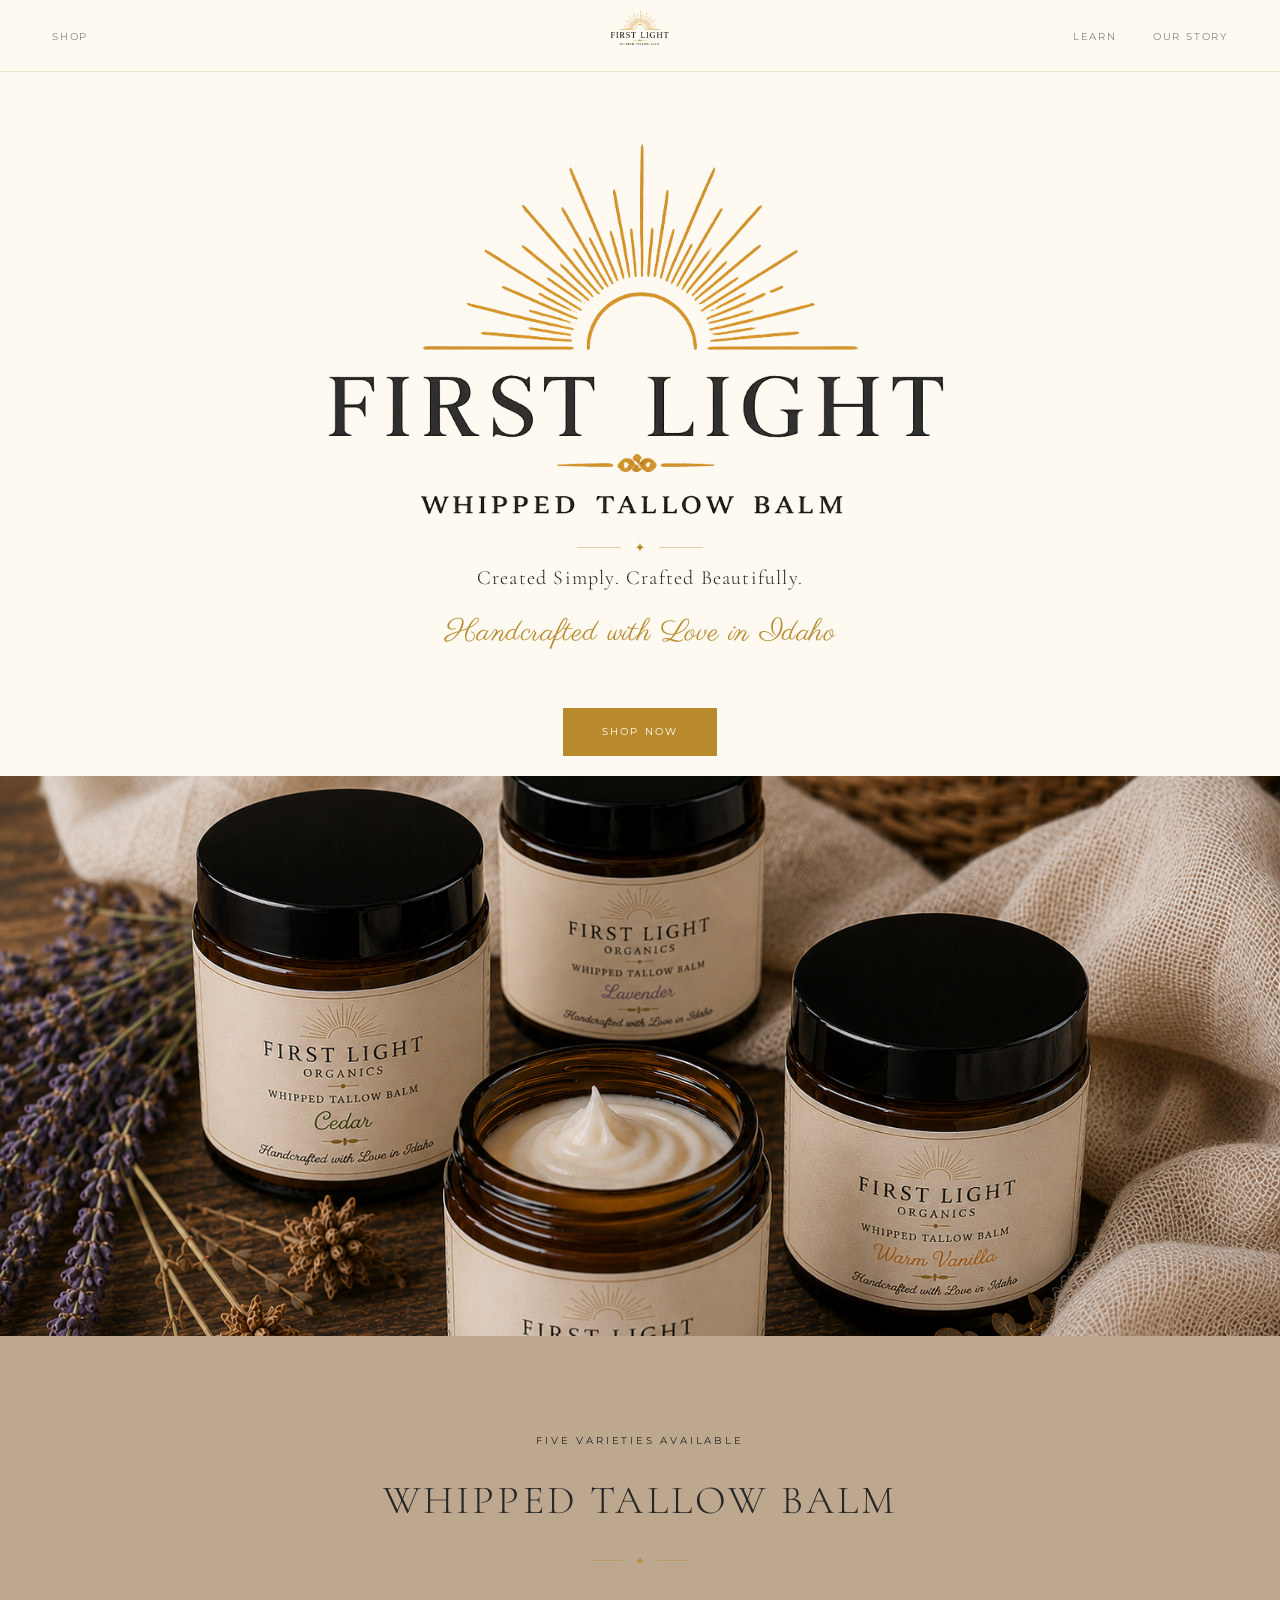
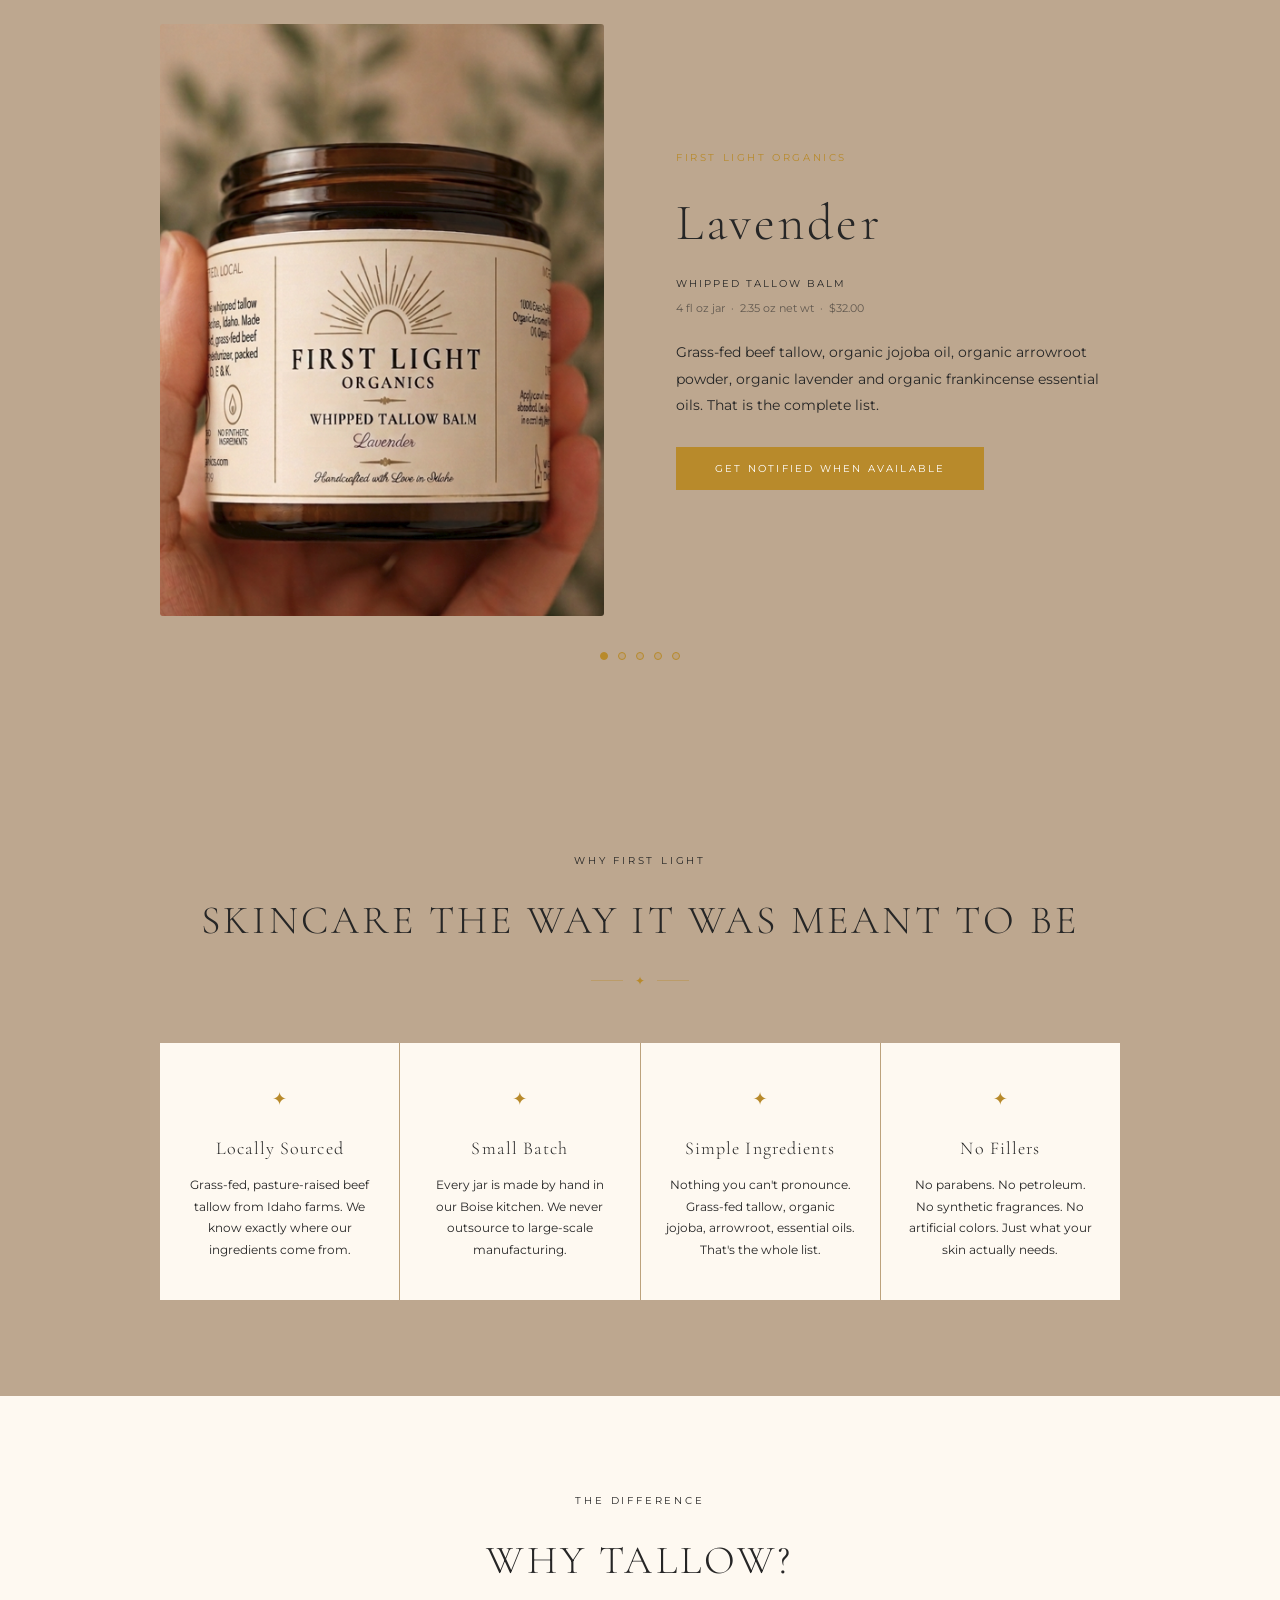
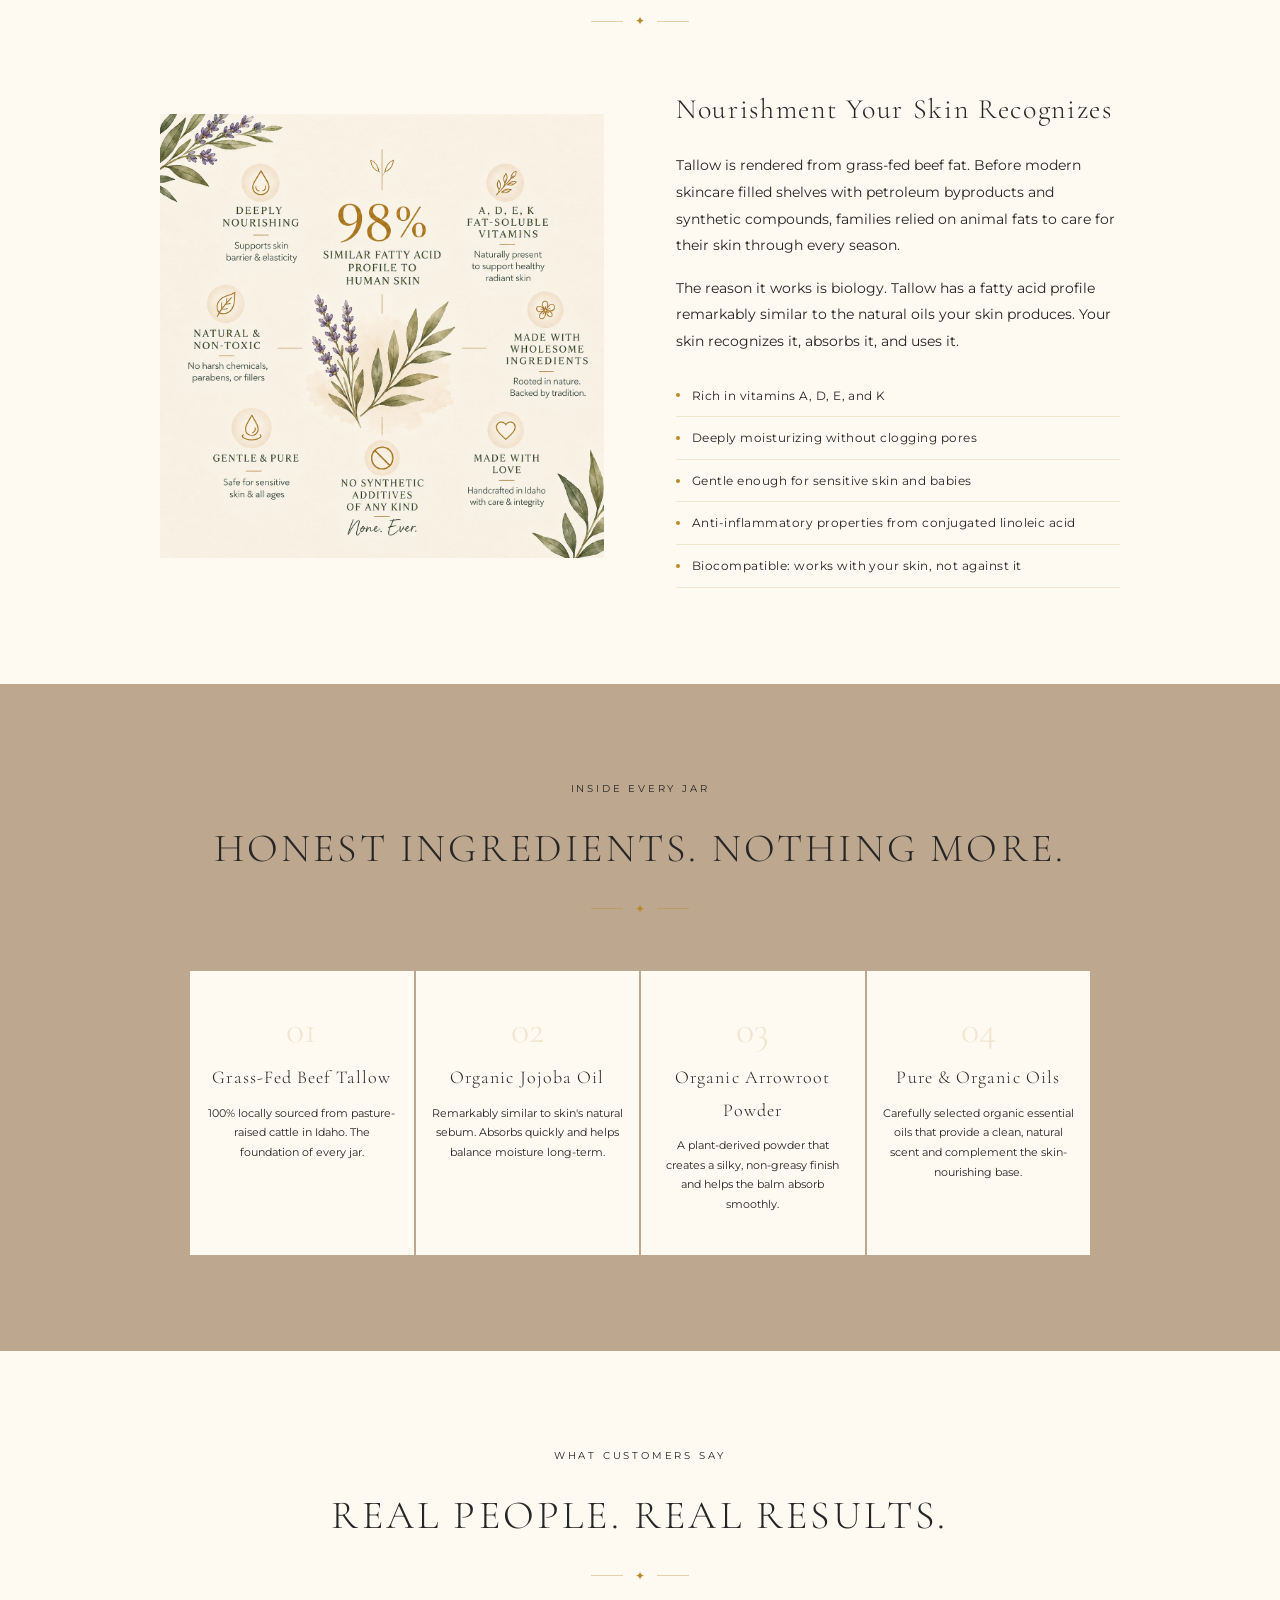
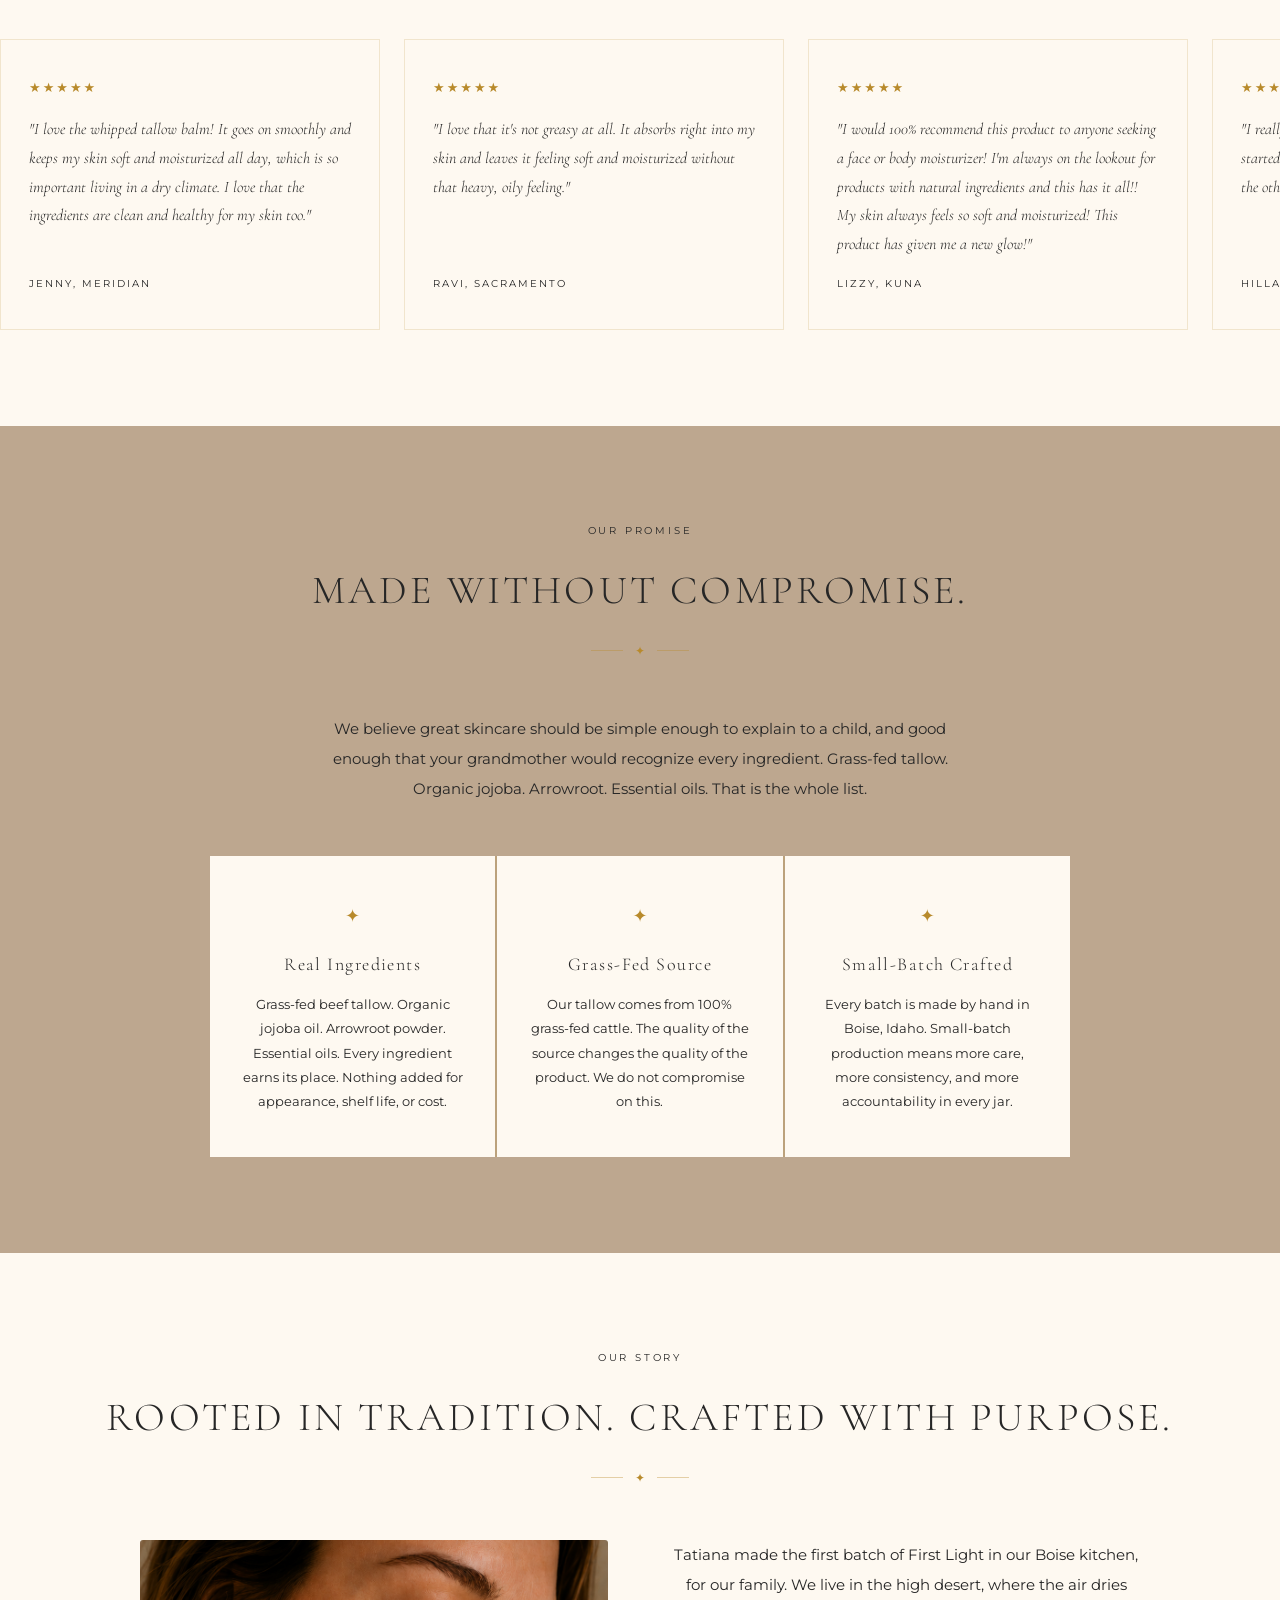
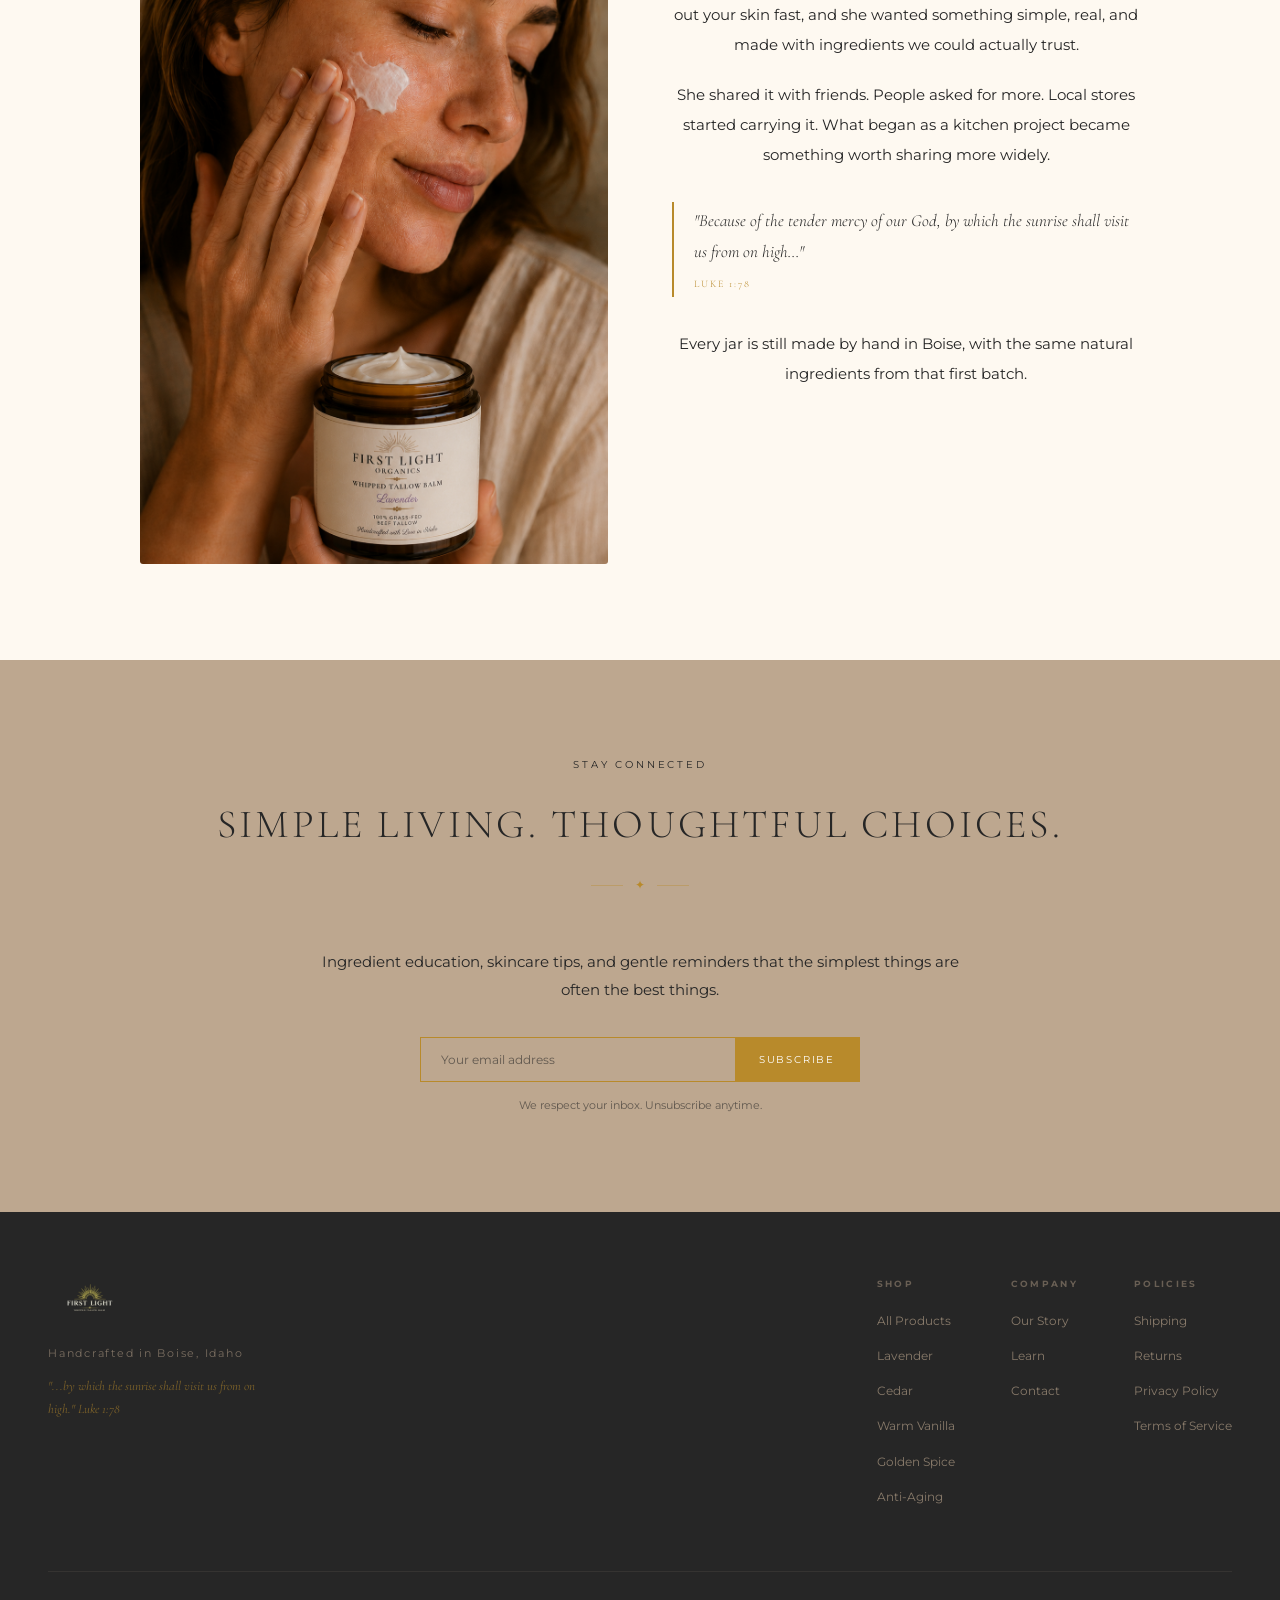
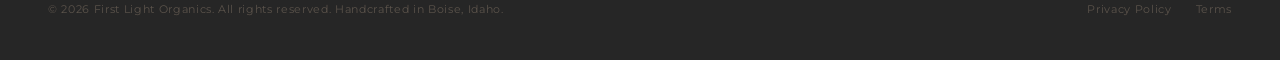
<file: index.html>
<!DOCTYPE html>
<html lang="en">
<head>
  <meta charset="UTF-8">
  <meta name="viewport" content="width=device-width, initial-scale=1.0">
  <title>First Light Organics: Whipped Tallow Balm | Handcrafted in Idaho</title>
  <meta name="description" content="Whipped tallow balm handcrafted in small batches in Boise, Idaho. Three scents, simple grass-fed ingredients, nothing synthetic.">
  <link rel="stylesheet" href="styles.css">
  <link rel="icon" type="image/png" href="images/icon-sun.png">
</head>
<body>

  <section class="hero">
    <div style="width:min(2100px,90vw);aspect-ratio:2.6;overflow:hidden;margin-bottom:0">
      <img src="images/logo.png" alt="First Light Organics" style="width:100%;height:auto;display:block;margin-top:-4.5vw">
    </div>
    <div class="rule"><span>&#10022;</span></div>
    <p class="hero-tagline">Created Simply. Crafted Beautifully.</p>
    <span class="hero-script">Handcrafted with Love in Idaho</span>
    <div class="hero-cta">
      <a href="shop.html" class="btn btn-gold">Shop Now</a>
    </div>
    <div class="scroll-hint"><div class="scroll-line"></div></div>
  </section>

  <div class="brand-photo-banner">
    <img src="images/product-group.png" alt="First Light Organics Whipped Tallow Balm collection">
  </div>

  <section class="products">
    <p class="s-label">Five Varieties Available</p>
    <h2 class="s-title">Whipped Tallow Balm</h2>
    <div class="s-rule"><span>&#10022;</span></div>
    <div id="productCarousel">

      <div class="product-slide active">
        <div class="product-feature">
          <img src="images/product-hand.png" alt="First Light Lavender Whipped Tallow Balm" class="product-feature-img">
          <div class="product-feature-info">
            <p class="product-feature-label">First Light Organics</p>
            <h3 class="product-feature-name">Lavender</h3>
            <p class="product-sub">Whipped Tallow Balm</p>
            <p class="product-size">4 fl oz jar &nbsp;&middot;&nbsp; 2.35 oz net wt &nbsp;&middot;&nbsp; $32.00</p>
            <p class="product-feature-desc">Grass-fed beef tallow, organic jojoba oil, organic arrowroot powder, organic lavender and organic frankincense essential oils. That is the complete list.</p>
            <div class="notify-wrap" style="margin-top:28px">
              <button class="btn btn-gold" onclick="notifyClick(this)">Get Notified When Available</button>
            </div>
          </div>
        </div>
      </div>

      <div class="product-slide">
        <div class="product-feature">
          <img src="images/product-cedar.png" alt="First Light Cedar Whipped Tallow Balm" class="product-feature-img">
          <div class="product-feature-info">
            <p class="product-feature-label">First Light Organics</p>
            <h3 class="product-feature-name">Cedar</h3>
            <p class="product-sub">Whipped Tallow Balm</p>
            <p class="product-size">4 fl oz jar &nbsp;&middot;&nbsp; 2.35 oz net wt &nbsp;&middot;&nbsp; $32.00</p>
            <p class="product-feature-desc">Grass-fed beef tallow, organic jojoba oil, organic arrowroot powder, organic cedarwood essential oil. Warm, grounded, and woody.</p>
            <div class="notify-wrap" style="margin-top:28px">
              <button class="btn btn-gold" onclick="notifyClick(this)">Get Notified When Available</button>
            </div>
          </div>
        </div>
      </div>

      <div class="product-slide">
        <div class="product-feature">
          <img src="images/product-vanilla.png" alt="First Light Warm Vanilla Whipped Tallow Balm" class="product-feature-img">
          <div class="product-feature-info">
            <p class="product-feature-label">First Light Organics</p>
            <h3 class="product-feature-name">Warm Vanilla</h3>
            <p class="product-sub">Whipped Tallow Balm</p>
            <p class="product-size">4 fl oz jar &nbsp;&middot;&nbsp; 2.35 oz net wt &nbsp;&middot;&nbsp; $32.00</p>
            <p class="product-feature-desc">Grass-fed beef tallow, organic jojoba oil, organic arrowroot powder, vanilla essential oil. Soft and warm, with a natural sweetness.</p>
            <div class="notify-wrap" style="margin-top:28px">
              <button class="btn btn-gold" onclick="notifyClick(this)">Get Notified When Available</button>
            </div>
          </div>
        </div>
      </div>

      <div class="product-slide">
        <div class="product-feature">
          <img src="images/product-golden-spice.png" alt="First Light Golden Spice Whipped Tallow Balm" class="product-feature-img">
          <div class="product-feature-info">
            <p class="product-feature-label">First Light Organics</p>
            <h3 class="product-feature-name">Golden Spice</h3>
            <p class="product-sub">Whipped Tallow Balm</p>
            <p class="product-size">4 fl oz jar &nbsp;&middot;&nbsp; 2.35 oz net wt &nbsp;&middot;&nbsp; $32.00</p>
            <p class="product-feature-desc">Grass-fed beef tallow, organic jojoba oil, organic arrowroot powder, and a rich blend of copaiba, coconut CO2, vanilla CO2, cocoa CO2, tamanu oil, tonka bean, organic cardamom, ginger, fir-silver, and organic cinnamon leaf essential oils. Warm, layered, and deeply spiced.</p>
            <div class="notify-wrap" style="margin-top:28px">
              <button class="btn btn-gold" onclick="notifyClick(this)">Get Notified When Available</button>
            </div>
          </div>
        </div>
      </div>

      <div class="product-slide">
        <div class="product-feature">
          <img src="images/product-anti-aging.png" alt="First Light Anti-Aging Whipped Tallow Balm" class="product-feature-img">
          <div class="product-feature-info">
            <p class="product-feature-label">First Light Organics</p>
            <h3 class="product-feature-name">Anti-Aging</h3>
            <p class="product-sub">Whipped Face Cream</p>
            <p class="product-size">2 oz jar &nbsp;&middot;&nbsp; $25.00</p>
            <p class="product-feature-desc">Grass-fed beef tallow, organic jojoba oil, organic rosehip seed oil, organic vitamin E, organic frankincense, organic bergamot, bourbon geranium, and organic Roman chamomile. A nourishing blend chosen to support radiant, healthy-looking skin.</p>
            <div class="notify-wrap" style="margin-top:28px">
              <button class="btn btn-gold" onclick="notifyClick(this)">Get Notified When Available</button>
            </div>
          </div>
        </div>
      </div>

      <div class="carousel-dots" id="carouselDots">
        <button class="carousel-dot active" onclick="goToSlide(0)" aria-label="Lavender"></button>
        <button class="carousel-dot" onclick="goToSlide(1)" aria-label="Cedar"></button>
        <button class="carousel-dot" onclick="goToSlide(2)" aria-label="Warm Vanilla"></button>
        <button class="carousel-dot" onclick="goToSlide(3)" aria-label="Golden Spice"></button>
        <button class="carousel-dot" onclick="goToSlide(4)" aria-label="Anti-Aging"></button>
      </div>
    </div>
  </section>

  <section style="background:var(--ivory)">
    <p class="s-label">Why First Light</p>
    <h2 class="s-title">Skincare the Way It Was Meant to Be</h2>
    <div class="s-rule"><span>&#10022;</span></div>
    <div class="features-grid">
      <div class="feature">
        <span class="feature-icon">&#10022;</span>
        <h3 class="feature-title">Locally Sourced</h3>
        <p class="feature-text">Grass-fed, pasture-raised beef tallow from Idaho farms. We know exactly where our ingredients come from.</p>
      </div>
      <div class="feature">
        <span class="feature-icon">&#10022;</span>
        <h3 class="feature-title">Small Batch</h3>
        <p class="feature-text">Every jar is made by hand in our Boise kitchen. We never outsource to large-scale manufacturing.</p>
      </div>
      <div class="feature">
        <span class="feature-icon">&#10022;</span>
        <h3 class="feature-title">Simple Ingredients</h3>
        <p class="feature-text">Nothing you can't pronounce. Grass-fed tallow, organic jojoba, arrowroot, essential oils. That's the whole list.</p>
      </div>
      <div class="feature">
        <span class="feature-icon">&#10022;</span>
        <h3 class="feature-title">No Fillers</h3>
        <p class="feature-text">No parabens. No petroleum. No synthetic fragrances. No artificial colors. Just what your skin actually needs.</p>
      </div>
    </div>
  </section>

  <section>
    <p class="s-label">The Difference</p>
    <h2 class="s-title">Why Tallow?</h2>
    <div class="s-rule"><span>&#10022;</span></div>
    <div class="tallow-content">
      <img src="images/no-additives.png" alt="98% similar fatty acid profile to human skin. Vitamins A, D, E, K naturally present. Zero synthetic additives." style="width:100%;height:auto;display:block">
      <div class="tallow-text">
        <h3>Nourishment Your Skin Recognizes</h3>
        <p>Tallow is rendered from grass-fed beef fat. Before modern skincare filled shelves with petroleum byproducts and synthetic compounds, families relied on animal fats to care for their skin through every season.</p>
        <p>The reason it works is biology. Tallow has a fatty acid profile remarkably similar to the natural oils your skin produces. Your skin recognizes it, absorbs it, and uses it.</p>
        <ul class="tallow-list">
          <li>Rich in vitamins A, D, E, and K</li>
          <li>Deeply moisturizing without clogging pores</li>
          <li>Gentle enough for sensitive skin and babies</li>
          <li>Anti-inflammatory properties from conjugated linoleic acid</li>
          <li>Biocompatible: works with your skin, not against it</li>
        </ul>
      </div>
    </div>
  </section>

  <section class="ingredients" style="background:var(--ivory)">
    <p class="s-label">Inside Every Jar</p>
    <h2 class="s-title">Honest Ingredients. Nothing More.</h2>
    <div class="s-rule"><span>&#10022;</span></div>
    <div class="ingr-grid">
      <div class="ingr-card">
        <div class="ingr-number">01</div>
        <div class="ingr-name">Grass-Fed Beef Tallow</div>
        <p class="ingr-desc">100% locally sourced from pasture-raised cattle in Idaho. The foundation of every jar.</p>
      </div>
      <div class="ingr-card">
        <div class="ingr-number">02</div>
        <div class="ingr-name">Organic Jojoba Oil</div>
        <p class="ingr-desc">Remarkably similar to skin's natural sebum. Absorbs quickly and helps balance moisture long-term.</p>
      </div>
      <div class="ingr-card">
        <div class="ingr-number">03</div>
        <div class="ingr-name">Organic Arrowroot Powder</div>
        <p class="ingr-desc">A plant-derived powder that creates a silky, non-greasy finish and helps the balm absorb smoothly.</p>
      </div>
      <div class="ingr-card">
        <div class="ingr-number">04</div>
        <div class="ingr-name">Pure &amp; Organic Oils</div>
        <p class="ingr-desc">Carefully selected organic essential oils that provide a clean, natural scent and complement the skin-nourishing base.</p>
      </div>
    </div>
  </section>

  <section style="overflow:hidden;padding-left:0;padding-right:0">
    <p class="s-label" style="padding:0 48px">What Customers Say</p>
    <h2 class="s-title" style="padding:0 48px">Real People. Real Results.</h2>
    <div class="s-rule" style="padding:0 48px"><span>&#10022;</span></div>
    <div class="reviews-marquee">
      <div class="reviews-track">
        <div class="review-card"><div class="review-stars">&#9733;&#9733;&#9733;&#9733;&#9733;</div><p class="review-text">"I love the whipped tallow balm! It goes on smoothly and keeps my skin soft and moisturized all day, which is so important living in a dry climate. I love that the ingredients are clean and healthy for my skin too."</p><span class="review-author">Jenny, Meridian</span></div>
        <div class="review-card"><div class="review-stars">&#9733;&#9733;&#9733;&#9733;&#9733;</div><p class="review-text">"I love that it's not greasy at all. It absorbs right into my skin and leaves it feeling soft and moisturized without that heavy, oily feeling."</p><span class="review-author">Ravi, Sacramento</span></div>
        <div class="review-card"><div class="review-stars">&#9733;&#9733;&#9733;&#9733;&#9733;</div><p class="review-text">"I would 100% recommend this product to anyone seeking a face or body moisturizer! I'm always on the lookout for products with natural ingredients and this has it all!! My skin always feels so soft and moisturized! This product has given me a new glow!"</p><span class="review-author">Lizzy, Kuna</span></div>
        <div class="review-card"><div class="review-stars">&#9733;&#9733;&#9733;&#9733;&#9733;</div><p class="review-text">"I really enjoy the feeling of this on my skin. Ever since I started using First Light, I haven't opened the bottle of the other brand I had been using for years."</p><span class="review-author">Hillary, Boise</span></div>
        <div class="review-card"><div class="review-stars">&#9733;&#9733;&#9733;&#9733;&#9733;</div><p class="review-text">"I love the whipped tallow balm! It goes on smoothly and keeps my skin soft and moisturized all day, which is so important living in a dry climate. I love that the ingredients are clean and healthy for my skin too."</p><span class="review-author">Jenny, Meridian</span></div>
        <div class="review-card"><div class="review-stars">&#9733;&#9733;&#9733;&#9733;&#9733;</div><p class="review-text">"I love that it's not greasy at all. It absorbs right into my skin and leaves it feeling soft and moisturized without that heavy, oily feeling."</p><span class="review-author">Ravi, Sacramento</span></div>
        <div class="review-card"><div class="review-stars">&#9733;&#9733;&#9733;&#9733;&#9733;</div><p class="review-text">"I would 100% recommend this product to anyone seeking a face or body moisturizer! I'm always on the lookout for products with natural ingredients and this has it all!! My skin always feels so soft and moisturized! This product has given me a new glow!"</p><span class="review-author">Lizzy, Kuna</span></div>
        <div class="review-card"><div class="review-stars">&#9733;&#9733;&#9733;&#9733;&#9733;</div><p class="review-text">"I really enjoy the feeling of this on my skin. Ever since I started using First Light, I haven't opened the bottle of the other brand I had been using for years."</p><span class="review-author">Hillary, Boise</span></div>
      </div>
    </div>
  </section>

  <section style="background:var(--ivory)">
    <div class="promise-wrap">
      <p class="s-label">Our Promise</p>
      <h2 class="s-title">Made Without Compromise.</h2>
      <div class="s-rule"><span>&#10022;</span></div>
      <p class="promise-text">We believe great skincare should be simple enough to explain to a child, and good enough that your grandmother would recognize every ingredient. Grass-fed tallow. Organic jojoba. Arrowroot. Essential oils. That is the whole list.</p>
      <div class="promise-pillars">
        <div class="promise-pillar">
          <div class="promise-icon">&#10022;</div>
          <h4 class="promise-pillar-title">Real Ingredients</h4>
          <p class="promise-pillar-text">Grass-fed beef tallow. Organic jojoba oil. Arrowroot powder. Essential oils. Every ingredient earns its place. Nothing added for appearance, shelf life, or cost.</p>
        </div>
        <div class="promise-pillar">
          <div class="promise-icon">&#10022;</div>
          <h4 class="promise-pillar-title">Grass-Fed Source</h4>
          <p class="promise-pillar-text">Our tallow comes from 100% grass-fed cattle. The quality of the source changes the quality of the product. We do not compromise on this.</p>
        </div>
        <div class="promise-pillar">
          <div class="promise-icon">&#10022;</div>
          <h4 class="promise-pillar-title">Small-Batch Crafted</h4>
          <p class="promise-pillar-text">Every batch is made by hand in Boise, Idaho. Small-batch production means more care, more consistency, and more accountability in every jar.</p>
        </div>
      </div>
    </div>
  </section>

  <section>
    <p class="s-label">Our Story</p>
    <h2 class="s-title">Rooted in Tradition. Crafted with Purpose.</h2>
    <div class="s-rule"><span>&#10022;</span></div>
    <div class="story-split">
      <img src="images/lifestyle-face.png" alt="Woman applying First Light Organics whipped tallow balm to her face">
      <div class="story-block" style="margin:0">
      <p>Tatiana made the first batch of First Light in our Boise kitchen, for our family. We live in the high desert, where the air dries out your skin fast, and she wanted something simple, real, and made with ingredients we could actually trust.</p>
      <p>She shared it with friends. People asked for more. Local stores started carrying it. What began as a kitchen project became something worth sharing more widely.</p>
      <blockquote>
        "Because of the tender mercy of our God, by which the sunrise shall visit us from on high..."
        <cite>Luke 1:78</cite>
      </blockquote>
      <p>Every jar is still made by hand in Boise, with the same natural ingredients from that first batch.</p>
    </div>
    </div>
  </section>

  <section class="newsletter">
    <p class="s-label">Stay Connected</p>
    <h2 class="s-title">Simple Living. Thoughtful Choices.</h2>
    <div class="s-rule"><span>&#10022;</span></div>
    <p class="s-prose">Ingredient education, skincare tips, and gentle reminders that the simplest things are often the best things.</p>
    <form class="newsletter-form" onsubmit="handleNewsletter(event)">
      <input type="email" placeholder="Your email address" required>
      <button type="submit">Subscribe</button>
    </form>
    <p class="newsletter-note">We respect your inbox. Unsubscribe anytime.</p>
  </section>

  <script src="components.js"></script>
  <script>
    (function() {
      var slides, dots, current = 0, timer;
      function init() {
        slides = document.querySelectorAll('#productCarousel .product-slide');
        dots   = document.querySelectorAll('#carouselDots .carousel-dot');
        resetTimer();
      }
      function goToSlide(n) {
        slides[current].classList.remove('active');
        dots[current].classList.remove('active');
        current = n;
        slides[current].classList.add('active');
        dots[current].classList.add('active');
        resetTimer();
      }
      function resetTimer() {
        clearInterval(timer);
        timer = setInterval(function(){ goToSlide((current + 1) % slides.length); }, 5000);
      }
      window.goToSlide = goToSlide;
      document.addEventListener('DOMContentLoaded', init);
    })();
  </script>
</body>
</html>
</file>
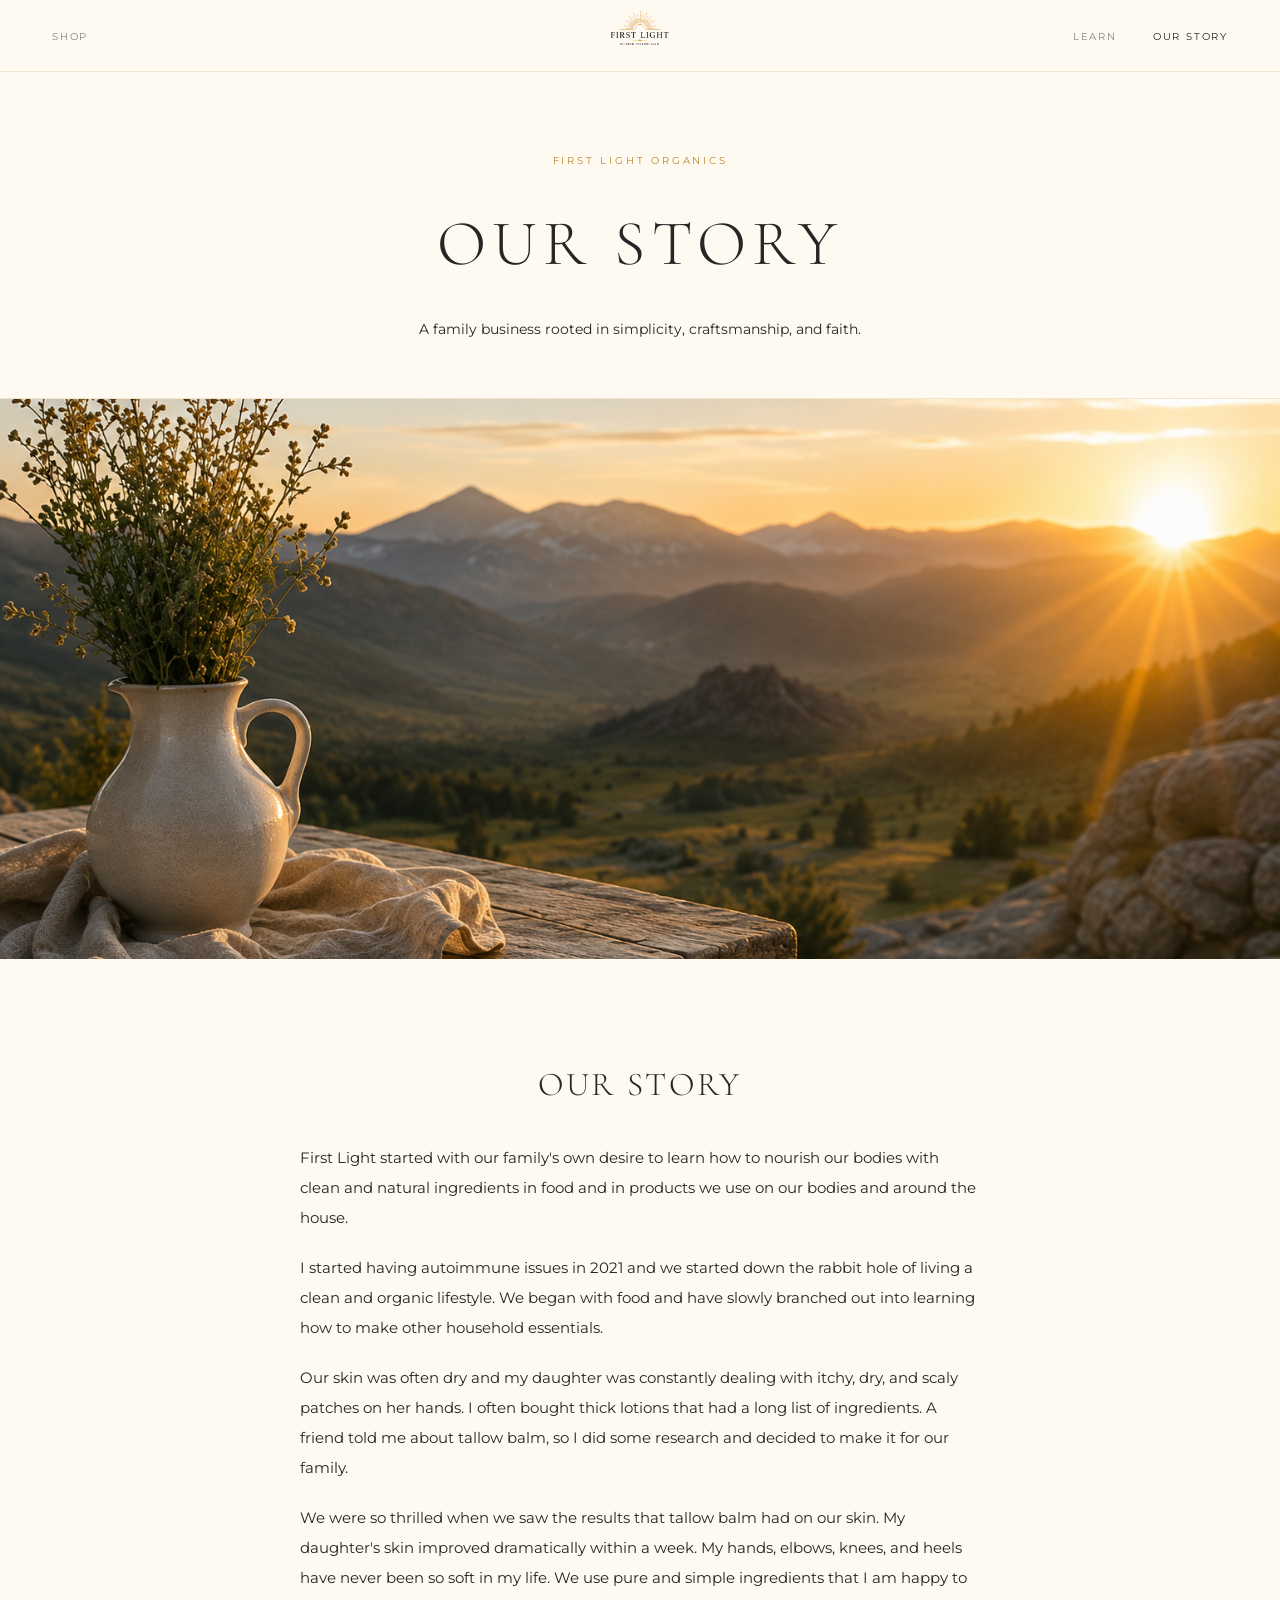
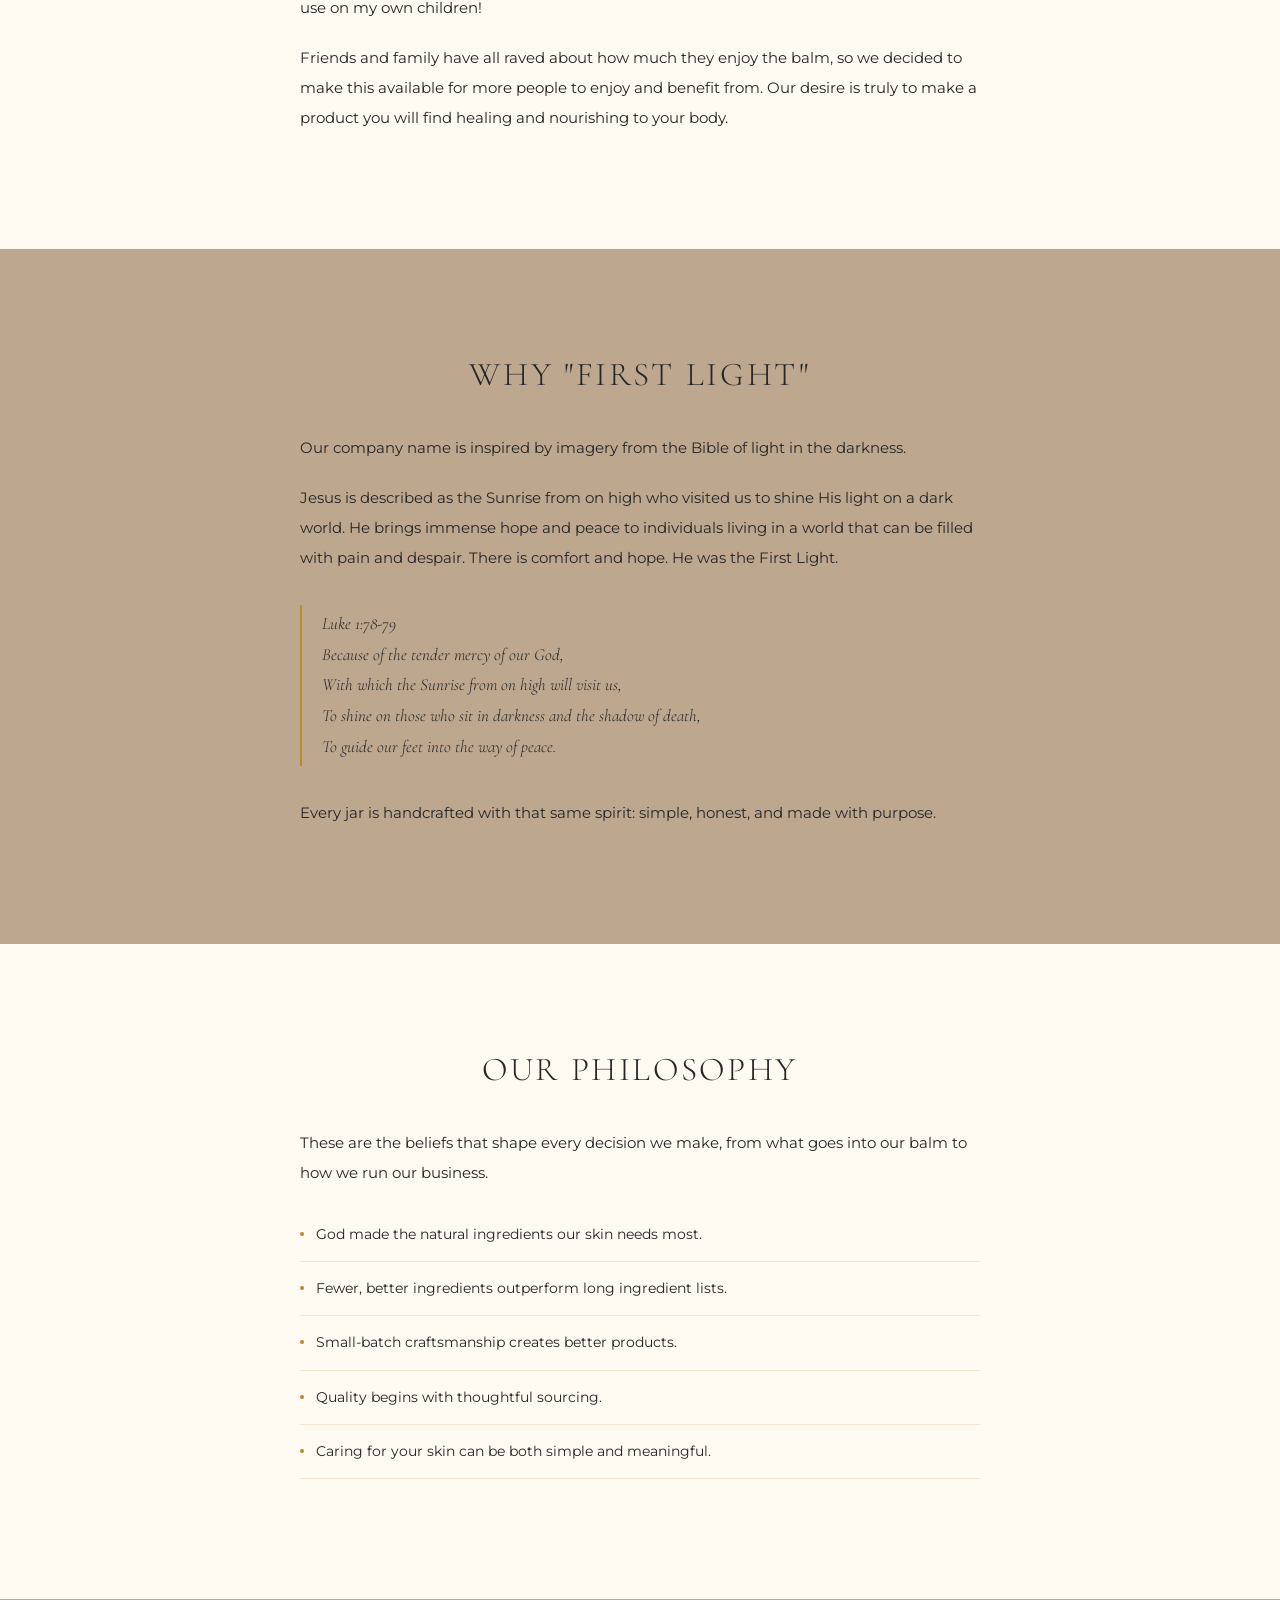
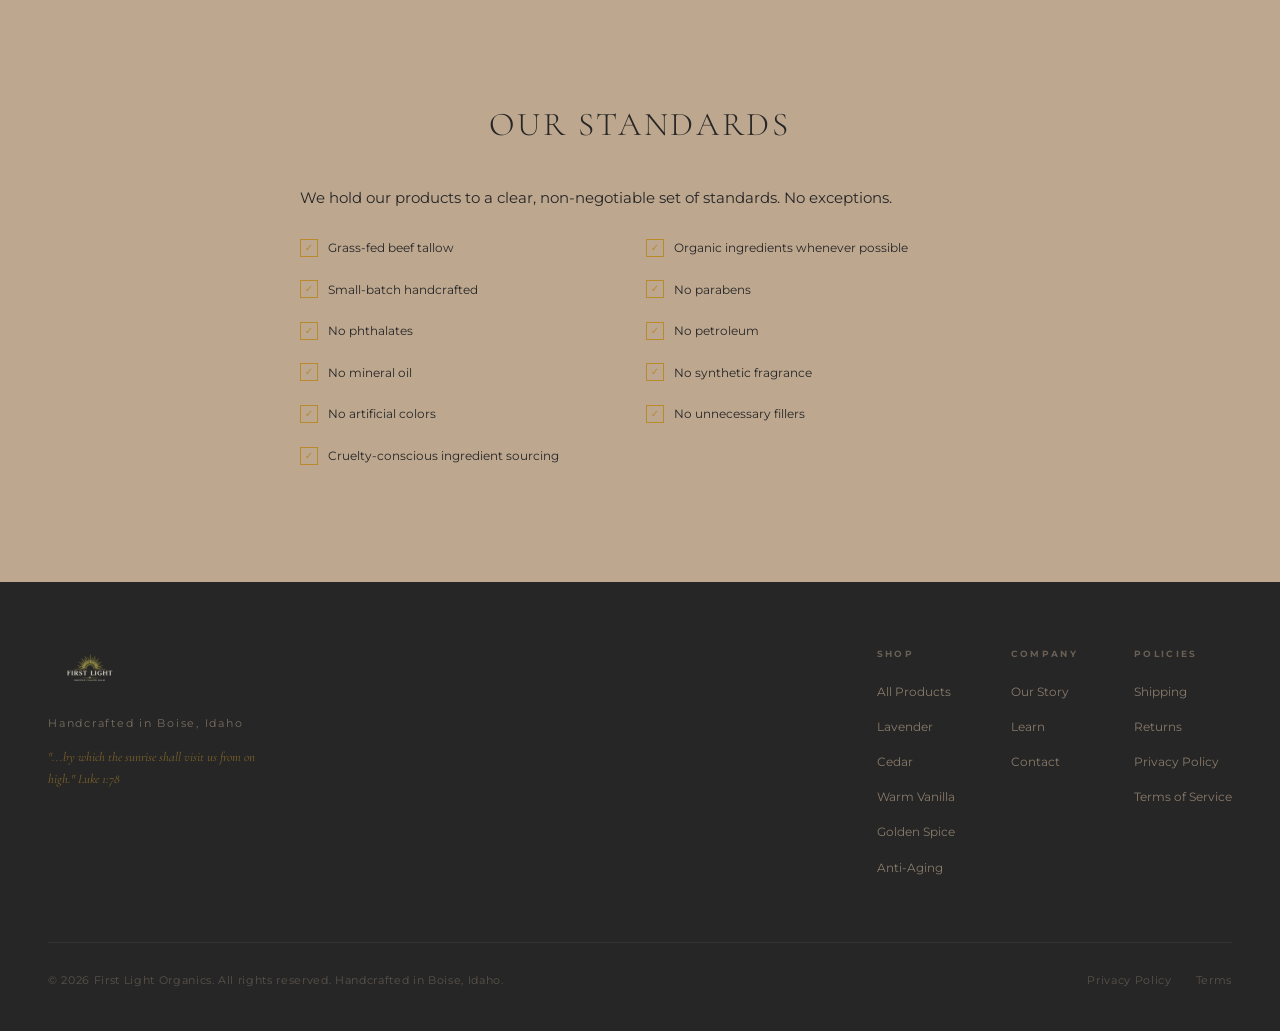
<file: about.html>
<!DOCTYPE html>
<html lang="en">
<head>
  <meta charset="UTF-8">
  <meta name="viewport" content="width=device-width, initial-scale=1.0">
  <title>Our Story | First Light Organics</title>
  <meta name="description" content="The story behind First Light Organics, handcrafted whipped tallow balm from Boise, Idaho.">
  <link rel="stylesheet" href="styles.css">
  <link rel="icon" type="image/png" href="images/icon-sun.png">
</head>
<body>

  <div class="page-hero">
    <p class="page-hero-eyebrow">First Light Organics</p>
    <h1 class="page-hero-title">Our Story</h1>
    <p class="page-hero-sub">A family business rooted in simplicity, craftsmanship, and faith.</p>
  </div>

  <div class="brand-photo-banner">
    <img src="images/about-hero.png" alt="Idaho sunrise, the inspiration behind First Light Organics">
  </div>

  <section>
    <div class="about-body">
      <h2>Our Story</h2>
      <p>First Light started with our family's own desire to learn how to nourish our bodies with clean and natural ingredients in food and in products we use on our bodies and around the house.</p>
      <p>I started having autoimmune issues in 2021 and we started down the rabbit hole of living a clean and organic lifestyle. We began with food and have slowly branched out into learning how to make other household essentials.</p>
      <p>Our skin was often dry and my daughter was constantly dealing with itchy, dry, and scaly patches on her hands. I often bought thick lotions that had a long list of ingredients. A friend told me about tallow balm, so I did some research and decided to make it for our family.</p>
      <p>We were so thrilled when we saw the results that tallow balm had on our skin. My daughter's skin improved dramatically within a week. My hands, elbows, knees, and heels have never been so soft in my life. We use pure and simple ingredients that I am happy to use on my own children!</p>
      <p>Friends and family have all raved about how much they enjoy the balm, so we decided to make this available for more people to enjoy and benefit from. Our desire is truly to make a product you will find healing and nourishing to your body.</p>
    </div>
  </section>

  <section id="why-first-light" style="background:var(--ivory)">
    <div class="about-body">
      <h2>Why "First Light"</h2>
      <p>Our company name is inspired by imagery from the Bible of light in the darkness.</p>
      <p>Jesus is described as the Sunrise from on high who visited us to shine His light on a dark world. He brings immense hope and peace to individuals living in a world that can be filled with pain and despair. There is comfort and hope. He was the First Light.</p>
      <blockquote>
        Luke 1:78-79<br>
        Because of the tender mercy of our God,<br>
        With which the Sunrise from on high will visit us,<br>
        To shine on those who sit in darkness and the shadow of death,<br>
        To guide our feet into the way of peace.
      </blockquote>
      <p>Every jar is handcrafted with that same spirit: simple, honest, and made with purpose.</p>
    </div>
  </section>

  <section id="philosophy">
    <div class="about-body">
      <h2>Our Philosophy</h2>
      <p>These are the beliefs that shape every decision we make, from what goes into our balm to how we run our business.</p>
      <ul class="philosophy-list">
        <li>God made the natural ingredients our skin needs most.</li>
        <li>Fewer, better ingredients outperform long ingredient lists.</li>
        <li>Small-batch craftsmanship creates better products.</li>
        <li>Quality begins with thoughtful sourcing.</li>
        <li>Caring for your skin can be both simple and meaningful.</li>
      </ul>
    </div>
  </section>

  <section id="standards" style="background:var(--ivory)">
    <div class="about-body">
      <h2>Our Standards</h2>
      <p>We hold our products to a clear, non-negotiable set of standards. No exceptions.</p>
      <div class="standards-grid">
        <div class="standard-item"><div class="standard-check">&#10003;</div>Grass-fed beef tallow</div>
        <div class="standard-item"><div class="standard-check">&#10003;</div>Organic ingredients whenever possible</div>
        <div class="standard-item"><div class="standard-check">&#10003;</div>Small-batch handcrafted</div>
        <div class="standard-item"><div class="standard-check">&#10003;</div>No parabens</div>
        <div class="standard-item"><div class="standard-check">&#10003;</div>No phthalates</div>
        <div class="standard-item"><div class="standard-check">&#10003;</div>No petroleum</div>
        <div class="standard-item"><div class="standard-check">&#10003;</div>No mineral oil</div>
        <div class="standard-item"><div class="standard-check">&#10003;</div>No synthetic fragrance</div>
        <div class="standard-item"><div class="standard-check">&#10003;</div>No artificial colors</div>
        <div class="standard-item"><div class="standard-check">&#10003;</div>No unnecessary fillers</div>
        <div class="standard-item"><div class="standard-check">&#10003;</div>Cruelty-conscious ingredient sourcing</div>
      </div>
    </div>
  </section>

  <script src="components.js"></script>
</body>
</html>
</file>
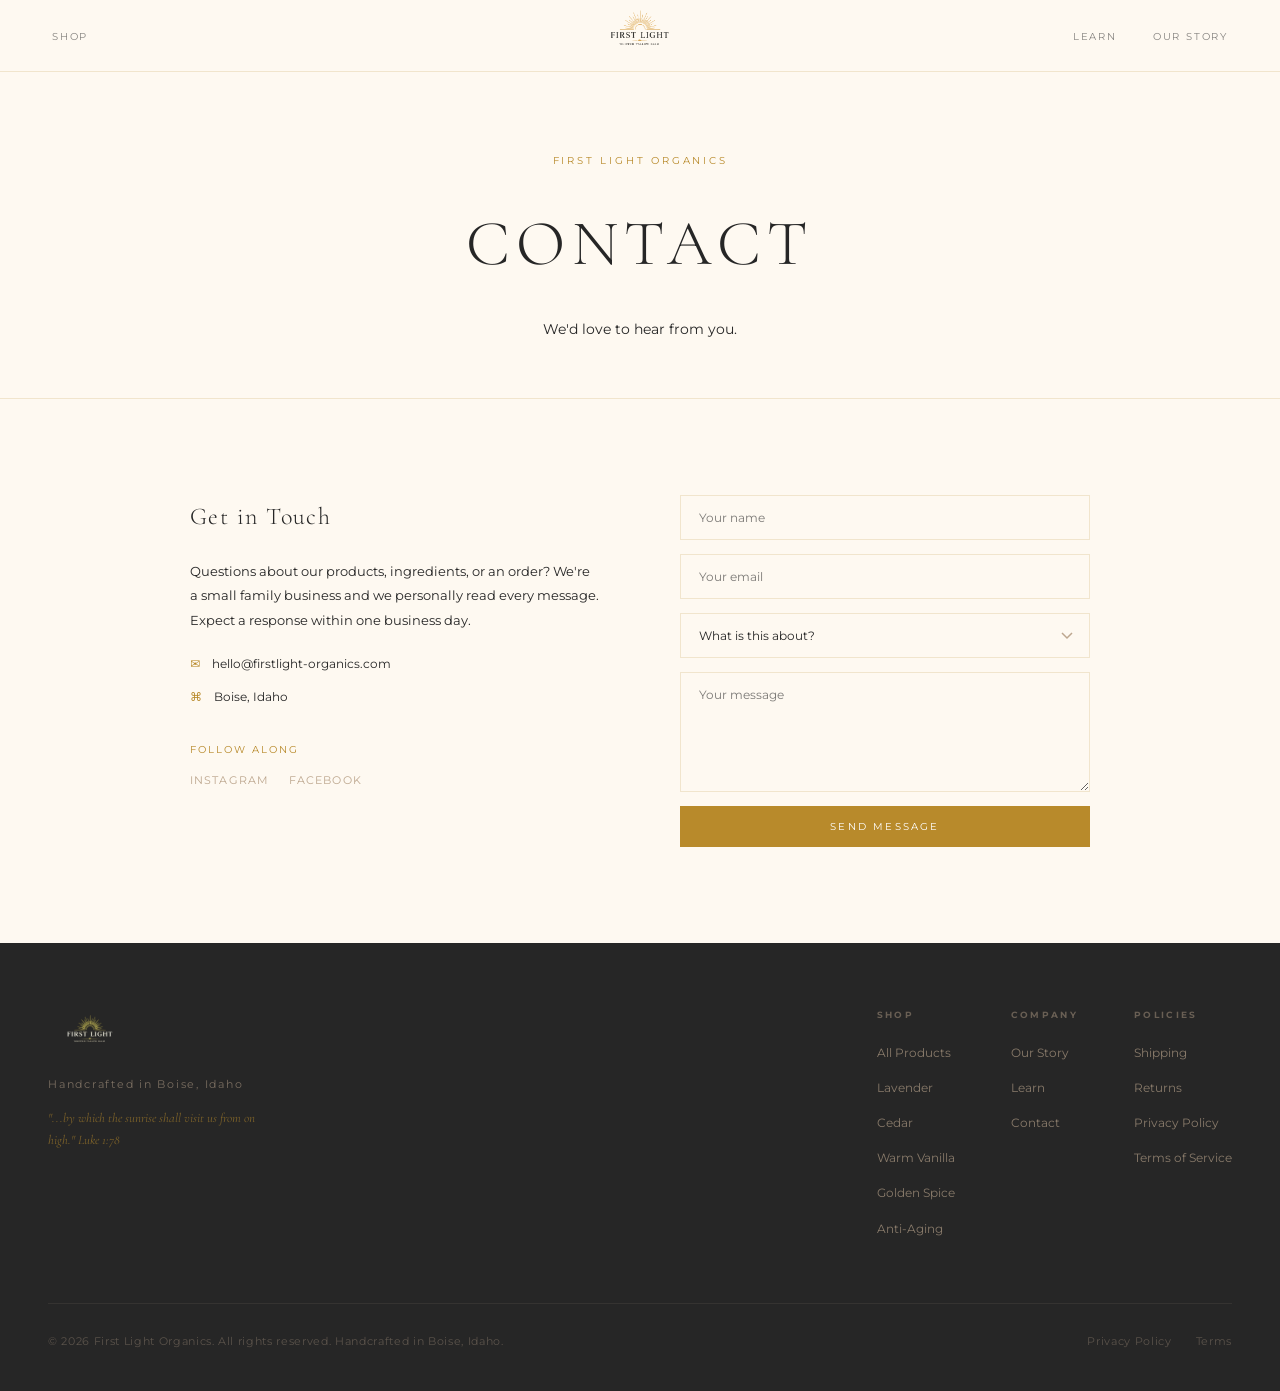
<file: contact.html>
<!DOCTYPE html>
<html lang="en">
<head>
  <meta charset="UTF-8">
  <meta name="viewport" content="width=device-width, initial-scale=1.0">
  <title>Contact | First Light Organics</title>
  <meta name="description" content="Get in touch with First Light Organics. We personally read every message.">
  <link rel="stylesheet" href="styles.css">
  <link rel="icon" type="image/png" href="images/icon-sun.png">
</head>
<body>

  <div class="page-hero">
    <p class="page-hero-eyebrow">First Light Organics</p>
    <h1 class="page-hero-title">Contact</h1>
    <p class="page-hero-sub">We'd love to hear from you.</p>
  </div>

  <section>
    <div class="contact-grid">
      <div class="contact-info">
        <h3>Get in Touch</h3>
        <p>Questions about our products, ingredients, or an order? We're a small family business and we personally read every message. Expect a response within one business day.</p>
        <div class="contact-detail">
          <span style="color:var(--gold)">&#9993;</span>
          <a href="mailto:hello@firstlight-organics.com">hello@firstlight-organics.com</a>
        </div>
        <div class="contact-detail">
          <span style="color:var(--gold)">&#8984;</span>
          <span>Boise, Idaho</span>
        </div>
        <div style="margin-top:32px">
          <p style="font-size:10px;letter-spacing:0.2em;text-transform:uppercase;color:var(--gold);margin-bottom:12px">Follow Along</p>
          <div style="display:flex;gap:20px">
            <a href="#" style="font-size:11px;letter-spacing:0.1em;text-transform:uppercase;color:var(--taupe);text-decoration:none">Instagram</a>
            <a href="#" style="font-size:11px;letter-spacing:0.1em;text-transform:uppercase;color:var(--taupe);text-decoration:none">Facebook</a>
          </div>
        </div>
      </div>
      <form class="contact-form" onsubmit="handleContact(event)">
        <input type="text" name="name" placeholder="Your name" required>
        <input type="email" name="email" placeholder="Your email" required>
        <select name="subject">
          <option value="" disabled selected>What is this about?</option>
          <option>Product question</option>
          <option>Order inquiry</option>
          <option>Wholesale inquiry</option>
          <option>Other</option>
        </select>
        <textarea name="message" placeholder="Your message" required></textarea>
        <button type="submit" class="btn btn-gold" style="border:none">Send Message</button>
      </form>
    </div>
  </section>

  <script src="components.js"></script>
</body>
</html>
</file>
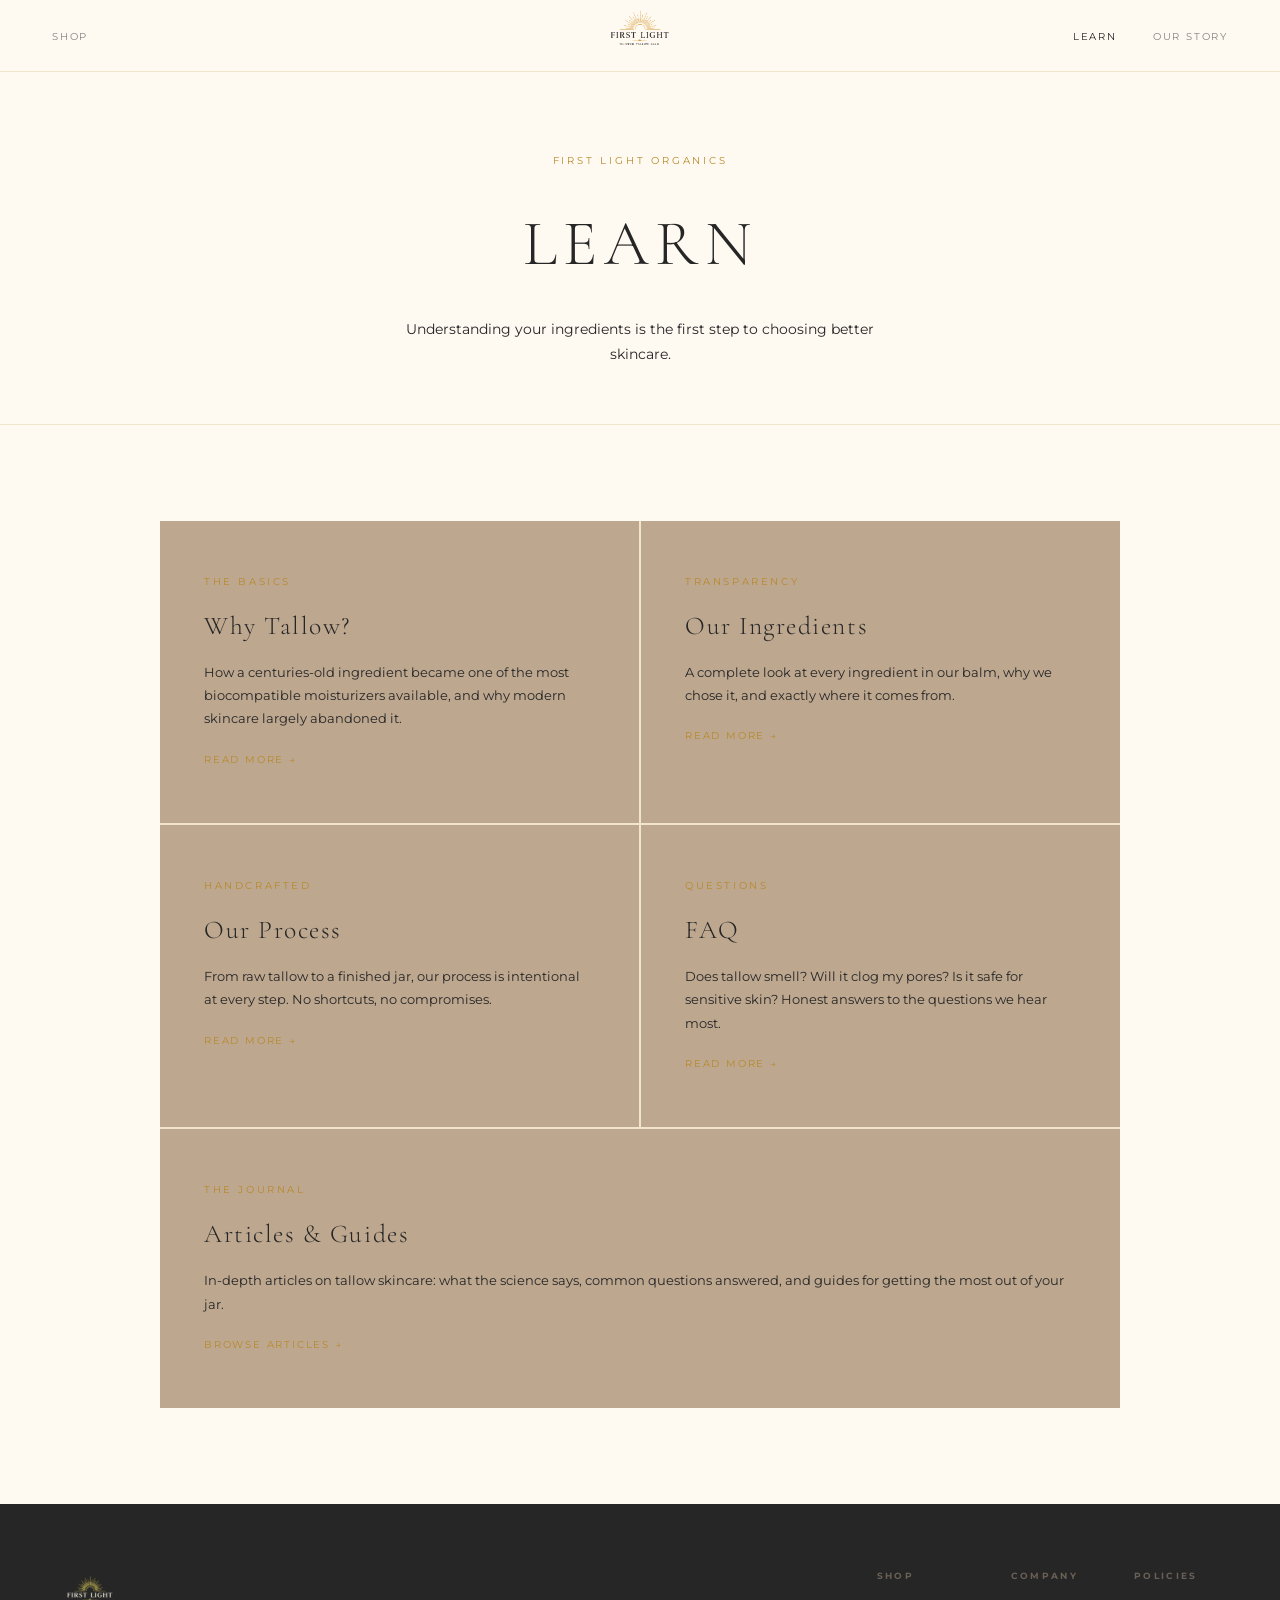
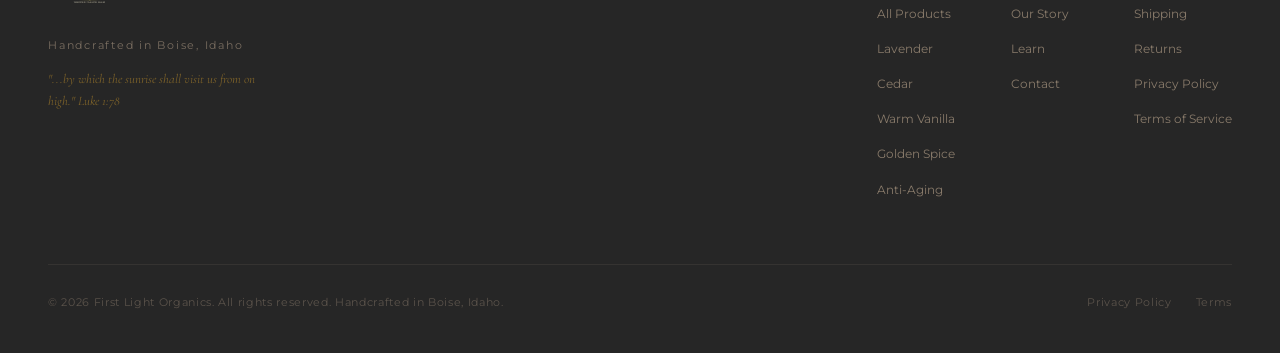
<file: learn.html>
<!DOCTYPE html>
<html lang="en">
<head>
  <meta charset="UTF-8">
  <meta name="viewport" content="width=device-width, initial-scale=1.0">
  <title>Learn | First Light Organics</title>
  <meta name="description" content="Learn about tallow skincare: why it works, our ingredients, our process, FAQ, and in-depth guides.">
  <link rel="stylesheet" href="styles.css">
  <link rel="icon" type="image/png" href="images/icon-sun.png">
</head>
<body>

  <div class="page-hero">
    <p class="page-hero-eyebrow">First Light Organics</p>
    <h1 class="page-hero-title">Learn</h1>
    <p class="page-hero-sub">Understanding your ingredients is the first step to choosing better skincare.</p>
  </div>

  <!-- Overview -->
  <div id="learn-overview">
    <section>
      <div class="learn-overview-grid">
        <a class="learn-card" href="#why-tallow" onclick="showLearn('why-tallow',event)">
          <p class="learn-card-label">The Basics</p>
          <h3 class="learn-card-title">Why Tallow?</h3>
          <p class="learn-card-text">How a centuries-old ingredient became one of the most biocompatible moisturizers available, and why modern skincare largely abandoned it.</p>
          <span class="learn-card-link">Read More &#8594;</span>
        </a>
        <a class="learn-card" href="#ingredients" onclick="showLearn('ingredients',event)">
          <p class="learn-card-label">Transparency</p>
          <h3 class="learn-card-title">Our Ingredients</h3>
          <p class="learn-card-text">A complete look at every ingredient in our balm, why we chose it, and exactly where it comes from.</p>
          <span class="learn-card-link">Read More &#8594;</span>
        </a>
        <a class="learn-card" href="#process" onclick="showLearn('process',event)">
          <p class="learn-card-label">Handcrafted</p>
          <h3 class="learn-card-title">Our Process</h3>
          <p class="learn-card-text">From raw tallow to a finished jar, our process is intentional at every step. No shortcuts, no compromises.</p>
          <span class="learn-card-link">Read More &#8594;</span>
        </a>
        <a class="learn-card" href="#faq" onclick="showLearn('faq',event)">
          <p class="learn-card-label">Questions</p>
          <h3 class="learn-card-title">FAQ</h3>
          <p class="learn-card-text">Does tallow smell? Will it clog my pores? Is it safe for sensitive skin? Honest answers to the questions we hear most.</p>
          <span class="learn-card-link">Read More &#8594;</span>
        </a>
        <a class="learn-card" href="#journal" onclick="showLearn('journal',event)" style="grid-column:1/-1">
          <p class="learn-card-label">The Journal</p>
          <h3 class="learn-card-title">Articles &amp; Guides</h3>
          <p class="learn-card-text">In-depth articles on tallow skincare: what the science says, common questions answered, and guides for getting the most out of your jar.</p>
          <span class="learn-card-link">Browse Articles &#8594;</span>
        </a>
      </div>
    </section>
  </div>

  <!-- Why Tallow -->
  <div id="learn-why-tallow" style="display:none">
    <section style="background:var(--ivory)">
      <p class="s-label">The Complete Guide</p>
      <h2 class="s-title">Why Tallow?</h2>
      <div class="s-rule"><span>&#10022;</span></div>
      <p class="s-prose">Everything you want to know about tallow skincare, explained plainly.</p>
    </section>
    <section>
      <div class="guide-body">
        <h3 class="guide-h3">What Is Tallow?</h3>
        <p class="guide-p">Tallow is rendered beef fat. To make it, raw fat from grass-fed cattle is slowly heated until the fat melts away from any remaining tissue. What is left is a clean, stable, nutrient-dense fat that has been used in kitchens and medicine cabinets for thousands of years.</p>
        <p class="guide-p">For skincare purposes, tallow is whipped or blended with complementary oils to create a balm or cream that absorbs into the skin. It is shelf-stable, non-greasy when formulated correctly, and surprisingly lightweight in texture.</p>
        <p class="guide-p">People often expect tallow to smell like beef or feel heavy and slick. It doesn't. When rendered properly from quality grass-fed fat, tallow has a very faint, clean scent that essentially disappears once absorbed. That said, even in its plain form, tallow carries a very subtle animal undertone. We use organic lavender and frankincense essential oils in ours to complement that and leave skin smelling clean and subtle.</p>

        <h3 class="guide-h3">A Short History</h3>
        <p class="guide-p">Humans have used animal fat on their skin for as long as recorded history goes. Ancient Egyptians used a mixture of animal fats and castor oil as a moisturizer. Roman soldiers rubbed tallow into their hands before battles in cold weather. Native American groups used rendered animal fats to protect skin from harsh climates. Medieval herbalists combined tallow with plant compounds for wound care and dry skin.</p>
        <p class="guide-p">For most of human history, animal fat was simply what was available. And skin did well on it.</p>
        <p class="guide-p">Then came the industrial revolution and, shortly after, the commercial skincare industry. Petroleum byproducts like mineral oil became cheap and abundant. Synthetic emollients followed. By the mid-twentieth century, tallow had largely disappeared from mainstream skincare, replaced by ingredients that were easier to mass-produce and had a longer shelf life.</p>
        <p class="guide-p">But the transition wasn't necessarily an upgrade. Many of those synthetic replacements have molecular structures that are very different from your skin's own oils. They sit on top of the skin rather than being absorbed by it. And they often require long lists of preservatives, stabilizers, and emulsifiers just to stay in their bottle.</p>
        <p class="guide-p">Tallow doesn't need any of that.</p>

        <h3 class="guide-h3">Why Tallow Works: The Fatty Acid Profile</h3>
        <p class="guide-p">Your skin produces its own oil, called sebum. Sebum is made primarily of a few key fatty acids: oleic acid, palmitic acid, stearic acid, and linoleic acid. These fats maintain the skin barrier, keep moisture in, and protect against environmental stressors.</p>
        <p class="guide-p">Tallow contains all of these same fatty acids in very similar proportions. This is not a coincidence. Our skin evolved alongside a diet that included animal fats. The fats we ate and the fats in our skin are closely related.</p>
        <p class="guide-p">Here is a quick breakdown of what those fatty acids do:</p>
        <ul class="guide-list">
          <li><strong>Oleic acid</strong> softens the skin and improves the absorption of other nutrients. It makes up the largest share of both sebum and tallow.</li>
          <li><strong>Palmitic acid</strong> acts as a skin conditioner and barrier protector. It is one of the most abundant fats in human skin.</li>
          <li><strong>Stearic acid</strong> helps repair and restore the skin barrier. It has a waxy texture that helps the skin feel smooth without clogging pores.</li>
          <li><strong>Conjugated linoleic acid (CLA)</strong> is found almost exclusively in the fat of grass-fed ruminants. It has anti-inflammatory properties and is largely absent from conventional grain-fed tallow.</li>
        </ul>
        <p class="guide-p">Because tallow is so structurally similar to what your skin already produces, it is recognized and absorbed rather than sitting on the surface. That is why it does not feel greasy after it settles in.</p>

        <h3 class="guide-h3">Vitamins A, D, E, and K</h3>
        <p class="guide-p">Tallow from grass-fed cattle is naturally high in fat-soluble vitamins. These are vitamins that dissolve in fat rather than water, which means they are delivered most effectively through a fat-based carrier.</p>
        <ul class="guide-list">
          <li><strong>Vitamin A</strong> is one of the most well-researched nutrients for skin health. It supports cell turnover, helps fade discoloration, and is associated with reduced appearance of fine lines. The synthetic form, retinol, is a fixture in high-end skincare. Tallow contains the natural form.</li>
          <li><strong>Vitamin D</strong> plays a role in immune function and skin cell growth. Most people are deficient in it, and the skin is actually one of the places the body synthesizes it. Supporting vitamin D levels through topical application is still being studied, but the relationship between vitamin D and skin health is well established.</li>
          <li><strong>Vitamin E</strong> is a potent antioxidant that protects against UV-related damage and environmental stressors. It also supports the skin barrier and can help with healing.</li>
          <li><strong>Vitamin K</strong> is associated with reduced bruising, improved skin tone, and support for the fragile skin under the eyes. It is less commonly found in skincare products, but naturally present in quality tallow.</li>
        </ul>
        <p class="guide-p">These vitamins exist in tallow in their whole, natural forms. They have not been synthesized in a lab or added separately. They are simply part of what grass-fed beef fat contains.</p>

        <h3 class="guide-h3">Grass-Fed vs. Conventional Tallow</h3>
        <p class="guide-p">Not all tallow is the same. The nutritional and fatty acid profile of beef fat changes significantly depending on what the animal ate.</p>
        <p class="guide-p">Cattle raised on grass tend to produce fat that is higher in CLA, higher in omega-3 fatty acids, and higher in fat-soluble vitamins. Cattle raised in feedlots on a grain-heavy diet produce fat with a different ratio of fats, less CLA, and generally lower vitamin content.</p>
        <p class="guide-p">For skincare, this matters. The anti-inflammatory properties of CLA and the vitamin content of grass-fed tallow are part of what makes it effective. Conventional tallow is not necessarily harmful, but it is a meaningfully different product.</p>
        <p class="guide-p">All First Light Organics products use 100% grass-fed beef tallow. We source locally whenever possible and we do not compromise on this.</p>

        <h3 class="guide-h3">Tallow vs. Commercial Lotion: An Honest Comparison</h3>
        <p class="guide-p">Most commercial moisturizers are built on water. Water is listed first on the ingredient label because it makes up the majority of the product by weight. That is not inherently bad, but it raises a few questions.</p>
        <p class="guide-p">First, water and oil do not mix on their own. So commercial lotions require emulsifiers to bind the two. Emulsifiers are effective, but they also disrupt the skin barrier. Some common emulsifiers, like polysorbates, have been shown to compromise the integrity of the skin's protective layer over time.</p>
        <p class="guide-p">Second, water creates a breeding ground for bacteria and mold. This is why most lotions require preservatives. Preservatives like parabens and phenoxyethanol are generally considered safe at low concentrations, but they add complexity and potential sensitivity triggers that a simple fat-based balm simply does not need.</p>
        <p class="guide-p">Third, many commercial moisturizers create the sensation of moisturized skin without actually improving skin health. Silicones, for example, make skin feel smooth and silky immediately. But they sit on top of the skin like a film and do not absorb. The skin may actually become less capable of managing its own moisture over time.</p>
        <p class="guide-p">Tallow does none of these things. It does not require emulsifiers because it is not trying to mix oil and water. It does not require preservatives because fat-based products are naturally resistant to microbial growth when kept dry. And it does not create a temporary silicone film. It absorbs, nourishes, and leaves the skin to function the way it was designed to.</p>
        <div class="guide-compare">
          <div class="guide-compare-col">
            <div class="guide-compare-head">Commercial Lotion</div>
            <div class="guide-compare-item guide-compare-no">Water as primary ingredient</div>
            <div class="guide-compare-item guide-compare-no">Requires emulsifiers</div>
            <div class="guide-compare-item guide-compare-no">Requires preservatives</div>
            <div class="guide-compare-item guide-compare-no">Silicones for surface feel</div>
            <div class="guide-compare-item guide-compare-no">Synthetic fragrance</div>
            <div class="guide-compare-item guide-compare-no">Long, unrecognizable ingredient lists</div>
          </div>
          <div class="guide-compare-col">
            <div class="guide-compare-head">Tallow Balm</div>
            <div class="guide-compare-item guide-compare-yes">Fat-based, no water needed</div>
            <div class="guide-compare-item guide-compare-yes">No emulsifiers required</div>
            <div class="guide-compare-item guide-compare-yes">Naturally shelf-stable</div>
            <div class="guide-compare-item guide-compare-yes">Absorbs into skin</div>
            <div class="guide-compare-item guide-compare-yes">Essential oils only</div>
            <div class="guide-compare-item guide-compare-yes">Simple, recognizable ingredients</div>
          </div>
        </div>

        <h3 class="guide-h3">Who Tallow Is Best For</h3>
        <p class="guide-p">Tallow works well for most skin types, but it tends to be especially effective for:</p>
        <ul class="guide-list">
          <li><strong>Chronically dry skin.</strong> If lotion disappears within an hour and your skin still feels tight, tallow's fat-based structure offers longer-lasting nourishment.</li>
          <li><strong>Sensitive skin.</strong> With a short ingredient list and no synthetic fragrance, artificial colors, or unnecessary additives, there is far less to react to.</li>
          <li><strong>Eczema-prone skin.</strong> Many people with eczema find that tallow supports their skin barrier in a way that conventional moisturizers do not. We cannot make medical claims, but we hear this often.</li>
          <li><strong>Aging skin.</strong> The natural vitamin A and E content supports cell turnover and protects against oxidative stress.</li>
          <li><strong>People who want to simplify.</strong> If you are tired of reading ingredient labels you cannot pronounce, tallow is the opposite of that.</li>
        </ul>
        <p class="guide-p">Tallow is generally not the first choice for people with naturally oily skin, though some do use it with good results, especially on specific dry patches.</p>

        <h3 class="guide-h3">What to Expect When You Switch</h3>
        <p class="guide-p">The transition period is real, and it is worth knowing about in advance.</p>
        <p class="guide-p">If you have been using commercial skincare products for years, your skin has adapted to those products. Some people notice mild breakouts or skin texture changes in the first one to three weeks as their skin adjusts. This is not universal, but it is common enough to mention.</p>
        <p class="guide-p">What is almost always true is that tallow feels different from lotion. When you first apply it, it will feel richer and more substantial. If you use too much, it will feel greasy. The key is to start with a small amount, warm it between your fingers, and apply in thin layers. A little goes a long way.</p>
        <p class="guide-p">Most people who stick with it for a few weeks notice that their skin requires less product over time. Skin that was chronically dry often becomes more self-regulating. That is the goal: better-functioning skin, not skin that is dependent on a product to feel normal.</p>

        <h3 class="guide-h3">How to Use It</h3>
        <p class="guide-p">There is no complicated routine required. Here is what works:</p>
        <ul class="guide-list">
          <li>Scoop a small amount with your fingertip. For hands, a pea-sized amount is enough to start. For the face, less than that.</li>
          <li>Warm it between your fingers for a few seconds before applying. Tallow softens with body heat and spreads much more easily once warmed.</li>
          <li>Apply in gentle, circular motions and let it absorb for a minute or two before dressing.</li>
          <li>Use after bathing while the skin is still slightly damp to lock in moisture more effectively.</li>
          <li>Apply to lips, elbows, heels, and anywhere that tends to get especially dry.</li>
        </ul>
        <p class="guide-p">It can be used morning or evening. Some people use it only at night and allow it to work while they sleep. Others use it any time their skin feels dry. There is no wrong answer.</p>
        <p class="guide-p">Store the jar away from direct sunlight. Tallow is shelf-stable and does not require refrigeration, but heat will soften it. If it gets too warm and re-solidifies, the texture may change slightly, though the product itself is not compromised.</p>

        <div class="guide-closing">
          <p>We believe that simple, honest ingredients are almost always the right answer. Tallow has nourished human skin for thousands of years. We do not think we need to improve on that. We just need to do it well.</p>
          <p style="margin-top:16px;font-style:italic;color:var(--gold)">Crafted in Boise, Idaho. Simple ingredients. No shortcuts.</p>
        </div>
      </div>
      <div style="text-align:center;margin-top:52px;padding-bottom:52px"><a href="#" onclick="showLearn(null,event)" class="btn">Back to Learn</a></div>
    </section>
  </div>

  <!-- Ingredients -->
  <div id="learn-ingredients" style="display:none">
    <section>
      <p class="s-label">Full Transparency</p>
      <h2 class="s-title">Simple Ingredients. Purposefully Chosen.</h2>
      <div class="s-rule"><span>&#10022;</span></div>
      <p class="s-prose" style="margin-bottom:0">We believe skincare doesn't need dozens of ingredients to be effective. Every ingredient in our Whipped Tallow Balm has a purpose, and every jar is made with ingredients you can recognize and trust.</p>
    </section>
    <section style="background:var(--ivory);padding-top:0">
      <div style="max-width:720px;margin:0 auto">
        <div style="border-bottom:1px solid var(--g-dim);padding:52px 0">
          <p style="font-size:10px;letter-spacing:0.26em;text-transform:uppercase;color:var(--gold);margin-bottom:10px">The Foundation</p>
          <h3 style="font-family:var(--serif);font-size:clamp(22px,2.4vw,30px);font-weight:300;letter-spacing:0.06em;color:var(--charcoal);margin-bottom:16px">Grass-Fed Beef Tallow</h3>
          <p style="font-size:14px;line-height:1.9;color:var(--taupe);margin-bottom:12px">For centuries, tallow has been used as a natural moisturizer because it closely resembles the oils our skin naturally produces. Rich in naturally occurring vitamins A, D, E, and K, it helps replenish moisture while supporting your skin's natural barrier.</p>
          <p style="font-size:14px;line-height:1.9;color:var(--taupe)">We source only high-quality, locally raised, grass-fed tallow to create a balm that is deeply nourishing without unnecessary fillers.</p>
        </div>
        <div style="border-bottom:1px solid var(--g-dim);padding:52px 0">
          <p style="font-size:10px;letter-spacing:0.26em;text-transform:uppercase;color:var(--gold);margin-bottom:10px">Balance</p>
          <h3 style="font-family:var(--serif);font-size:clamp(22px,2.4vw,30px);font-weight:300;letter-spacing:0.06em;color:var(--charcoal);margin-bottom:16px">Organic Jojoba Oil</h3>
          <p style="font-size:14px;line-height:1.9;color:var(--taupe);margin-bottom:12px">Jojoba oil is technically a liquid wax that closely resembles human sebum. Its lightweight feel helps our balm spread easily while leaving skin soft and balanced without feeling greasy.</p>
        </div>
        <div style="border-bottom:1px solid var(--g-dim);padding:52px 0">
          <p style="font-size:10px;letter-spacing:0.26em;text-transform:uppercase;color:var(--gold);margin-bottom:10px">Natural Scent</p>
          <h3 style="font-family:var(--serif);font-size:clamp(22px,2.4vw,30px);font-weight:300;letter-spacing:0.06em;color:var(--charcoal);margin-bottom:16px">Organic Essential Oils</h3>
          <p style="font-size:14px;line-height:1.9;color:var(--taupe);margin-bottom:8px">We use carefully selected essential oils to provide a subtle, natural aroma.</p>
          <p style="font-size:14px;line-height:1.9;color:var(--taupe);margin-bottom:8px">Never synthetic fragrances. Never overpowering.</p>
          <p style="font-size:14px;line-height:1.9;color:var(--taupe)">Just the clean scent of nature.</p>
        </div>
        <div style="border-bottom:1px solid var(--g-dim);padding:52px 0">
          <p style="font-size:10px;letter-spacing:0.26em;text-transform:uppercase;color:var(--gold);margin-bottom:10px">The Finish</p>
          <h3 style="font-family:var(--serif);font-size:clamp(22px,2.4vw,30px);font-weight:300;letter-spacing:0.06em;color:var(--charcoal);margin-bottom:16px">Arrowroot Powder</h3>
          <p style="font-size:14px;line-height:1.9;color:var(--taupe);margin-bottom:12px">Arrowroot powder gives our Whipped Tallow Balm its light, silky finish. This natural botanical powder helps reduce the heavy or greasy feeling often associated with rich moisturizers, allowing the balm to absorb beautifully while leaving your skin feeling soft, smooth, and comfortable.</p>
          <p style="font-size:14px;line-height:1.9;color:var(--taupe)">It's one of the small details that transforms a traditional tallow balm into a luxurious everyday moisturizer.</p>
        </div>
      </div>
    </section>
    <section>
      <p class="s-label">What We Leave Out</p>
      <h2 class="s-title">Just as Important as What We Include</h2>
      <div class="s-rule"><span>&#10022;</span></div>
      <div style="max-width:480px;margin:0 auto;display:grid;grid-template-columns:1fr 1fr;gap:14px 40px">
        <div style="display:flex;align-items:center;gap:12px;font-size:13px;color:var(--taupe)"><span style="color:#9B4040;font-size:16px;font-weight:600;flex-shrink:0">&#10005;</span>Parabens</div>
        <div style="display:flex;align-items:center;gap:12px;font-size:13px;color:var(--taupe)"><span style="color:#9B4040;font-size:16px;font-weight:600;flex-shrink:0">&#10005;</span>Phthalates</div>
        <div style="display:flex;align-items:center;gap:12px;font-size:13px;color:var(--taupe)"><span style="color:#9B4040;font-size:16px;font-weight:600;flex-shrink:0">&#10005;</span>Petroleum</div>
        <div style="display:flex;align-items:center;gap:12px;font-size:13px;color:var(--taupe)"><span style="color:#9B4040;font-size:16px;font-weight:600;flex-shrink:0">&#10005;</span>Mineral Oil</div>
        <div style="display:flex;align-items:center;gap:12px;font-size:13px;color:var(--taupe)"><span style="color:#9B4040;font-size:16px;font-weight:600;flex-shrink:0">&#10005;</span>Artificial Fragrance</div>
        <div style="display:flex;align-items:center;gap:12px;font-size:13px;color:var(--taupe)"><span style="color:#9B4040;font-size:16px;font-weight:600;flex-shrink:0">&#10005;</span>Artificial Colors</div>
        <div style="display:flex;align-items:center;gap:12px;font-size:13px;color:var(--taupe)"><span style="color:#9B4040;font-size:16px;font-weight:600;flex-shrink:0">&#10005;</span>Silicones</div>
        <div style="display:flex;align-items:center;gap:12px;font-size:13px;color:var(--taupe)"><span style="color:#9B4040;font-size:16px;font-weight:600;flex-shrink:0">&#10005;</span>Sulfates</div>
        <div style="display:flex;align-items:center;gap:12px;font-size:13px;color:var(--taupe)"><span style="color:#9B4040;font-size:16px;font-weight:600;flex-shrink:0">&#10005;</span>Unnecessary Fillers</div>
      </div>
      <p style="text-align:center;margin-top:40px;font-family:var(--serif);font-size:17px;font-weight:300;font-style:italic;color:var(--charcoal)">Only ingredients that earn their place.</p>
      <div style="text-align:center;margin-top:40px"><a href="#" onclick="showLearn(null,event)" class="btn">Back to Learn</a></div>
    </section>
  </div>

  <!-- Process -->
  <div id="learn-process" style="display:none">
    <section style="background:var(--ivory)">
      <p class="s-label">Handcrafted</p>
      <h2 class="s-title">Our Process</h2>
      <div class="s-rule"><span>&#10022;</span></div>
      <div class="process-list">
        <div class="process-step"><div class="process-num">01</div><div><h3>Sourcing</h3><p>We source our tallow from local Idaho farms committed to grass-fed, pasture-raised practices. We know our suppliers personally. The quality of what goes in determines the quality of what comes out.</p></div></div>
        <div class="process-step"><div class="process-num">02</div><div><h3>Rendering</h3><p>Raw tallow is rendered slowly at low temperatures to preserve its fat-soluble vitamins and maintain its natural properties. We don't rush this step. The tallow is then filtered and purified.</p></div></div>
        <div class="process-step"><div class="process-num">03</div><div><h3>Blending</h3><p>We combine our tallow with organic jojoba oil and pure essential oils in precise ratios developed through months of testing. Each batch is small enough to give it our full attention.</p></div></div>
        <div class="process-step"><div class="process-num">04</div><div><h3>Whipping</h3><p>After blending, the mixture is whipped to incorporate air and create that light, creamy texture. The result is a balm that spreads easily, absorbs quickly, and doesn't leave a heavy residue.</p></div></div>
        <div class="process-step"><div class="process-num">05</div><div><h3>Filling and Labeling</h3><p>Each jar is filled and labeled by hand in our Boise kitchen. We inspect every jar before it ships. When you open a jar of First Light, someone personally made sure it met our standards before sealing it.</p></div></div>
      </div>
      <div style="text-align:center;margin-top:52px;padding-bottom:52px"><a href="#" onclick="showLearn(null,event)" class="btn">Back to Learn</a></div>
    </section>
  </div>

  <!-- FAQ -->
  <div id="learn-faq" style="display:none">
    <section>
      <p class="s-label">Questions</p>
      <h2 class="s-title">Frequently Asked Questions</h2>
      <div class="s-rule"><span>&#10022;</span></div>
      <div class="faq-list">
        <div class="faq-item"><div class="faq-q" onclick="toggleFaq(this)">What is tallow?</div><div class="faq-a">Tallow is rendered beef fat that has been carefully purified for use in skincare. It has been used for generations as a natural moisturizer because it closely resembles the oils our skin naturally produces. Our grass-fed tallow is rendered into a clean, creamy base that nourishes skin naturally.</div></div>
        <div class="faq-item"><div class="faq-q" onclick="toggleFaq(this)">Does it smell like beef?</div><div class="faq-a">No. Properly rendered tallow has a very mild scent. Our Lavender balm has a clean, subtle lavender aroma from the organic essential oil. It fades to almost nothing within a few minutes of application. There is no unpleasant or meaty smell.</div></div>
        <div class="faq-item"><div class="faq-q" onclick="toggleFaq(this)">Can I use it on my face?</div><div class="faq-a">Yes. Many customers use our Whipped Tallow Balm as their daily facial moisturizer. Because everyone's skin is unique, we recommend patch testing before first use.</div></div>
        <div class="faq-item"><div class="faq-q" onclick="toggleFaq(this)">Is it greasy?</div><div class="faq-a">A little goes a long way. Because our balm is highly concentrated, most people need only a pea-sized amount for their face. It absorbs gradually, leaving skin feeling soft and nourished rather than coated. If it feels heavy, you're likely using more than you need.</div></div>
        <div class="faq-item"><div class="faq-q" onclick="toggleFaq(this)">Can I use it every day?</div><div class="faq-a">Absolutely. Our balm is designed for daily use on the face, hands, elbows, knees, and anywhere your skin needs extra moisture.</div></div>
        <div class="faq-item"><div class="faq-q" onclick="toggleFaq(this)">Is it safe for sensitive skin?</div><div class="faq-a">Our formula is intentionally simple, with a limited number of recognizable ingredients. Many people with sensitive skin appreciate this minimalist approach. We always recommend performing a patch test before first use.</div></div>
        <div class="faq-item"><div class="faq-q" onclick="toggleFaq(this)">Will it clog pores?</div><div class="faq-a">Every person's skin is different. While many customers enjoy using tallow as part of their daily facial routine, individual experiences can vary. Tallow's fatty acid profile closely mirrors human sebum, which is why most people find it absorbs well. Start with a small amount and see how your skin responds.</div></div>
        <div class="faq-item"><div class="faq-q" onclick="toggleFaq(this)">How should I store it?</div><div class="faq-a">Store your balm in a cool, dry place away from direct sunlight. Because our product contains natural ingredients without unnecessary stabilizers, it may soften in warm temperatures or firm up in colder conditions. Either is completely normal and does not affect quality.</div></div>
        <div class="faq-item"><div class="faq-q" onclick="toggleFaq(this)">How long does one jar last?</div><div class="faq-a">For most people, a jar lasts approximately two to four months depending on how often and where it is used. A little goes a long way, especially on the face.</div></div>
        <div class="faq-item"><div class="faq-q" onclick="toggleFaq(this)">Is it safe for children?</div><div class="faq-a">Our balm contains simple ingredients that many families choose for everyday skincare. If you are using it on young children or have concerns about specific skin conditions or allergies, consult your healthcare provider first.</div></div>
        <div class="faq-item"><div class="faq-q" onclick="toggleFaq(this)">Is your tallow grass-fed?</div><div class="faq-a">Yes. We use grass-fed beef tallow because quality matters at every step, from the source ingredient to the finished balm. Grass-fed tallow has a richer nutritional profile than conventionally raised alternatives.</div></div>
        <div class="faq-item"><div class="faq-q" onclick="toggleFaq(this)">Where is your balm made?</div><div class="faq-a">Every jar is handcrafted in small batches in Boise, Idaho, with care and attention to quality at every step.</div></div>
      </div>
      <div style="text-align:center;margin-top:52px;padding-bottom:52px"><a href="#" onclick="showLearn(null,event)" class="btn">Back to Learn</a></div>
    </section>
  </div>

  <!-- Journal -->
  <div id="learn-journal" style="display:none">
    <section style="background:var(--ivory)">
      <p class="s-label">The Journal</p>
      <h2 class="s-title">Articles &amp; Guides</h2>
      <div class="s-rule"><span>&#10022;</span></div>
      <p class="s-prose">Real answers to the questions people ask before they try tallow for the first time.</p>
    </section>
    <section>
      <div class="journal-grid">

        <article class="journal-article">
          <p class="journal-label">Skin Science</p>
          <h3 class="journal-title">Does Tallow Clog Pores?</h3>
          <div class="journal-body">
            <p>It is probably the most common concern people have when they first hear about tallow skincare. If tallow is made from animal fat, surely it would sit in your pores and cause breakouts?</p>
            <p>The short answer is no. But the longer answer is more interesting.</p>
            <h4 class="journal-h4">What "Comedogenic" Actually Means</h4>
            <p>The term comedogenic refers to a substance's tendency to clog pores and trigger comedones, which are the blocked follicles that show up as whiteheads or blackheads. The cosmetics industry developed a comedogenic rating scale from 0 to 5 in the 1970s, with 0 being non-comedogenic and 5 being highly likely to clog pores.</p>
            <p>Tallow sits at 2 on this scale. For comparison, coconut oil is a 4. Jojoba oil, which we also use, is a 2. Sunflower oil, used in countless "clean" skincare products, is a 0 to 2 depending on formulation.</p>
            <p>A rating of 2 is considered low to moderate, and in practice, most people with normal to dry skin experience no pore-clogging issues with tallow at all.</p>
            <h4 class="journal-h4">Why Tallow Is Less Likely to Cause Problems Than You'd Expect</h4>
            <p>The reason comes back to biocompatibility. Tallow's fatty acid profile closely mirrors the natural sebum your skin produces. Because your skin recognizes tallow as structurally similar to its own oils, it tends to absorb it rather than treating it as a foreign substance that needs to be expelled.</p>
            <p>Ingredients that are very different from human sebum, including some plant oils and nearly all synthetic emollients, are more likely to sit in the pore rather than being absorbed. Silicones, for example, create a film on top of the skin. They do not clog pores in the traditional sense, but they also do not absorb, which can trap debris and lead to congestion over time.</p>
            <h4 class="journal-h4">Who Should Be Cautious</h4>
            <p>If you have acne-prone, oily skin, tallow is not the first product we would recommend. Oily skin already produces excess sebum. Adding more fat-based product can increase congestion for some people.</p>
            <p>That said, some people with acne-prone skin find tallow beneficial once they complete an adjustment period. Skin that has been stripped by harsh cleansers sometimes overproduces oil as a compensatory response. When the barrier is repaired and the skin feels balanced, overproduction sometimes normalizes.</p>
            <p>For dry, normal, combination, or sensitive skin, the risk of pore-clogging is very low. Start with a small amount, let it absorb fully before applying more, and give your skin a few weeks to adjust before drawing conclusions.</p>
            <p class="journal-takeaway">The bottom line: tallow is unlikely to clog pores for most skin types, and its biocompatibility makes it better absorbed than many alternatives.</p>
          </div>
        </article>

        <article class="journal-article">
          <p class="journal-label">Sensitive Skin</p>
          <h3 class="journal-title">Is Tallow Good for Sensitive Skin?</h3>
          <div class="journal-body">
            <p>Sensitive skin is a broad term. It can mean reactive skin that flushes easily. It can mean skin prone to eczema or psoriasis. It can mean skin that reacts to most fragrances or dyes. And it can mean skin that simply needs more help maintaining its barrier than the average person's.</p>
            <p>For most of these categories, tallow is worth considering.</p>
            <h4 class="journal-h4">Fewer Ingredients, Fewer Triggers</h4>
            <p>The most common cause of skin reactions to skincare products is not the active ingredients. It is the preservatives, emulsifiers, synthetic fragrances, and stabilizers that are required to keep a water-based lotion shelf-stable and aesthetically pleasant.</p>
            <p>Our Whipped Tallow Balm uses a short list of recognizable ingredients. There are no parabens, no phthalates, no synthetic fragrances, no artificial colors, and no petroleum byproducts. Fewer ingredients means fewer potential triggers.</p>
            <p>When someone with sensitive skin has a reaction to a commercial moisturizer, it is often very difficult to identify which of the twenty-plus ingredients caused the problem. With a short ingredient list, that detective work becomes much simpler.</p>
            <h4 class="journal-h4">Barrier Support</h4>
            <p>Much of what we call "sensitive skin" is actually a compromised skin barrier. The outermost layer of skin, known as the stratum corneum, acts as the body's primary defense against environmental stressors, pathogens, and moisture loss. When this barrier is weakened, skin becomes reactive, red, dry, and more easily irritated.</p>
            <p>Tallow supports barrier function in a few ways. Its palmitic and stearic acid content directly reinforces the lipid matrix of the stratum corneum. Its vitamin A supports cell turnover and healthy barrier formation. And its similarity to natural sebum means it integrates with the existing barrier rather than disrupting it.</p>
            <h4 class="journal-h4">Eczema and Inflammatory Conditions</h4>
            <p>We cannot make medical claims, and tallow is not a treatment for eczema or other inflammatory skin conditions. But we hear regularly from customers who find that tallow helps where commercial moisturizers have not.</p>
            <p>The logic is straightforward: many commercial moisturizers contain emulsifiers that are known to disrupt the skin barrier. Tallow does not. For people whose skin is already compromised, removing potential irritants while adding barrier-supportive fats can make a noticeable difference.</p>
            <p>If you have a diagnosed skin condition, talk to your dermatologist before making changes to your skincare routine. But if you are simply dealing with dry, reactive skin and have not found a moisturizer that works, tallow is a reasonable next step.</p>
            <p class="journal-takeaway">The bottom line: for most sensitive skin types, fewer ingredients and stronger barrier support make tallow a gentler choice than complex commercial moisturizers.</p>
          </div>
        </article>

        <article class="journal-article">
          <p class="journal-label">The Comparison</p>
          <h3 class="journal-title">Tallow Balm vs. Commercial Lotion</h3>
          <div class="journal-body">
            <p>If you go to most grocery stores and pick up a bottle of moisturizing lotion, the first ingredient on the list is probably water. Often the second is glycerin. Then come the emulsifiers, the thickeners, the preservatives, the fragrance, and somewhere in the middle, a small amount of whatever active ingredient the brand is selling you on.</p>
            <p>That is a very different product from what tallow balm is.</p>
            <h4 class="journal-h4">The Water Problem</h4>
            <p>Water in skincare is not inherently bad, but it creates problems that require solutions, and those solutions create their own problems.</p>
            <p>When water is the primary ingredient, it needs something to bind with the oil-based components. That something is an emulsifier. Common emulsifiers include polysorbates, sodium lauryl sulfate, and cetearyl alcohol. These compounds are generally considered safe, but there is evidence that some of them, particularly polysorbates, compromise the skin's natural barrier over time. The very product meant to moisturize your skin may be gradually making it harder for your skin to retain moisture on its own.</p>
            <p>Water also creates a breeding environment for bacteria and mold, which is why most lotions need preservatives. Parabens have been the traditional choice, though many brands have moved toward alternatives like phenoxyethanol. These preservatives are generally considered safe at typical concentrations, but they add complexity to a product that does not need it.</p>
            <h4 class="journal-h4">The Silicone Problem</h4>
            <p>Many commercial moisturizers use silicones to create a smooth, silky skin feel. Dimethicone is the most common. Silicones work by forming a thin film on the surface of the skin that traps moisture underneath.</p>
            <p>This produces immediate results that feel good. But silicones do not absorb. They sit on top. And they can trap dead skin cells, sebum, and environmental debris under that film, which can lead to congestion over time, especially with daily use.</p>
            <h4 class="journal-h4">What Tallow Does Instead</h4>
            <p>Tallow does not need emulsifiers because it is not trying to combine oil and water. It does not need preservatives because fat-based products are naturally resistant to microbial growth when kept dry. It does not use silicones because it actually absorbs.</p>
            <p>The tradeoff is texture and application. Tallow balm requires warming between your fingers before applying. It is richer than lotion and requires a lighter hand. It does not have the instant-absorbing, weightless feeling that a silicone-heavy lotion provides in the first thirty seconds after application.</p>
            <p>But after it settles in, about five to ten minutes, it is not heavy. Skin feels genuinely nourished rather than coated. And the effects tend to last longer because what you applied actually integrated with your skin rather than sitting on top of it.</p>
            <p class="journal-takeaway">The bottom line: commercial lotion is engineered for immediate feel. Tallow balm is engineered for actual skin nourishment. They are solving different problems.</p>
          </div>
        </article>

        <article class="journal-article">
          <p class="journal-label">Getting Started</p>
          <h3 class="journal-title">How to Use Tallow Balm</h3>
          <div class="journal-body">
            <p>Tallow balm is not complicated, but it is different from lotion, and a few simple techniques make a real difference in how it feels and performs.</p>
            <h4 class="journal-h4">Start with Less Than You Think You Need</h4>
            <p>The most common mistake first-time tallow users make is applying too much. Tallow is concentrated. It is not a lotion that disappears immediately.</p>
            <p>For hands: start with a pea-sized amount. For the face: half that. You can always add more once you see how it absorbs.</p>
            <h4 class="journal-h4">Warm It First</h4>
            <p>Tallow is firm at room temperature and melts with body heat. Scoop a small amount with your fingertip, then rub your hands together for a few seconds. The balm will soften into an oil-like consistency that spreads much more easily and evenly.</p>
            <p>Applying cold tallow directly to skin without warming it first is what makes it feel heavy and difficult to absorb. Warming it changes the experience entirely.</p>
            <h4 class="journal-h4">Apply After Bathing</h4>
            <p>The best time to apply any moisturizer, including tallow balm, is within a few minutes of bathing while your skin is still slightly damp. The water on your skin's surface helps the product distribute more evenly, and a thin layer of moisture to lock in is more effective than applying to completely dry skin.</p>
            <p>Pat dry rather than rubbing, then apply tallow immediately.</p>
            <h4 class="journal-h4">Where It Works Best</h4>
            <p>Tallow balm excels on areas that tend to get very dry: hands, elbows, heels, knees, and cuticles. Many people also use it on their face, neck, and any dry patches on the body. It works well on lips as well.</p>
            <h4 class="journal-h4">Storing Your Jar</h4>
            <p>Keep the jar away from direct heat and sunlight. A bathroom cabinet or nightstand is ideal. Tallow is shelf-stable and does not require refrigeration, but consistent heat above about 85 degrees Fahrenheit will cause it to melt and re-solidify, which can change the texture without affecting the product's efficacy.</p>
            <p>Always use a clean, dry finger to scoop from the jar. Introducing water or dirty hands to the jar can shorten its shelf life.</p>
            <p class="journal-takeaway">The bottom line: small amounts, warmed between the fingers, applied to slightly damp skin. That is the entire technique.</p>
          </div>
        </article>

        <article class="journal-article">
          <p class="journal-label">Common Questions</p>
          <h3 class="journal-title">What Does Tallow Smell Like?</h3>
          <div class="journal-body">
            <p>This is one of the first things people ask. And it is a fair question. The word "tallow" does not exactly conjure images of a fresh, pleasant skincare experience.</p>
            <p>Here is the honest answer: in its plain, unscented form, high-quality grass-fed tallow has a subtle, clean, slightly earthy scent. It does not smell like a steakhouse. It smells more like a farm. Not unpleasant, but unmistakably animal-derived.</p>
            <p>Once the balm is on your skin and absorbed, which takes a few minutes, the scent essentially disappears.</p>
            <h4 class="journal-h4">Why Quality Matters for Scent</h4>
            <p>The scent of tallow depends heavily on how it is sourced and rendered. Tallow from grass-fed cattle has a cleaner, more neutral scent than tallow from grain-fed cattle. Tallow that has been rendered at too high a temperature or processed poorly develops a stronger, more off-putting scent. And tallow that is old or has not been stored correctly will go rancid, producing a sharp, unpleasant smell that is hard to miss.</p>
            <p>We source quality grass-fed tallow and render it carefully. Our balm does not have an aggressive scent even in its unscented state.</p>
            <h4 class="journal-h4">Our Scented Balm</h4>
            <p>Our Whipped Tallow Balm is scented with organic lavender and organic frankincense essential oils. We chose these two for a specific reason: they complement each other and complement tallow's natural character without overpowering it.</p>
            <p>Lavender brings a clean, herbaceous note. Frankincense adds depth and a slightly resinous quality that feels grounding rather than perfumey. Together, they produce a scent that is recognizably natural and that fades to almost nothing within a few minutes of application.</p>
            <h4 class="journal-h4">For Fragrance-Sensitive Skin</h4>
            <p>If you have fragrance sensitivity, the essential oil scent in our current formula is worth noting. Even though we use organic essential oils rather than synthetic fragrance, some people with severe fragrance sensitivity react to essential oils as well.</p>
            <p>If you are unsure, do a patch test on a small area of inner arm before applying more broadly. Apply a pea-sized amount and wait 24 hours to see how your skin responds.</p>
            <p class="journal-takeaway">The bottom line: high-quality tallow has a subtle, clean scent that mostly disappears on skin. Our formula adds organic lavender and frankincense for a natural, light scent that fades quickly.</p>
          </div>
        </article>

      </div>
      <div style="text-align:center;margin-top:52px;padding-bottom:52px"><a href="#" onclick="showLearn(null,event)" class="btn">Back to Learn</a></div>
    </section>
  </div>

  <script src="components.js"></script>
  <script>
    const SUBS = ['why-tallow','ingredients','process','faq','journal'];

    function showLearn(id, e) {
      if (e) e.preventDefault();
      document.getElementById('learn-overview').style.display = id ? 'none' : 'block';
      SUBS.forEach(s => {
        document.getElementById('learn-' + s).style.display = s === id ? 'block' : 'none';
      });
      window.scrollTo({ top: 0, behavior: 'smooth' });
      if (id) history.pushState({}, '', '#' + id);
      else history.pushState({}, '', location.pathname);
    }

    // Handle direct URL hash on load
    const hash = location.hash.slice(1);
    if (SUBS.includes(hash)) showLearn(hash);
  </script>
</body>
</html>
</file>
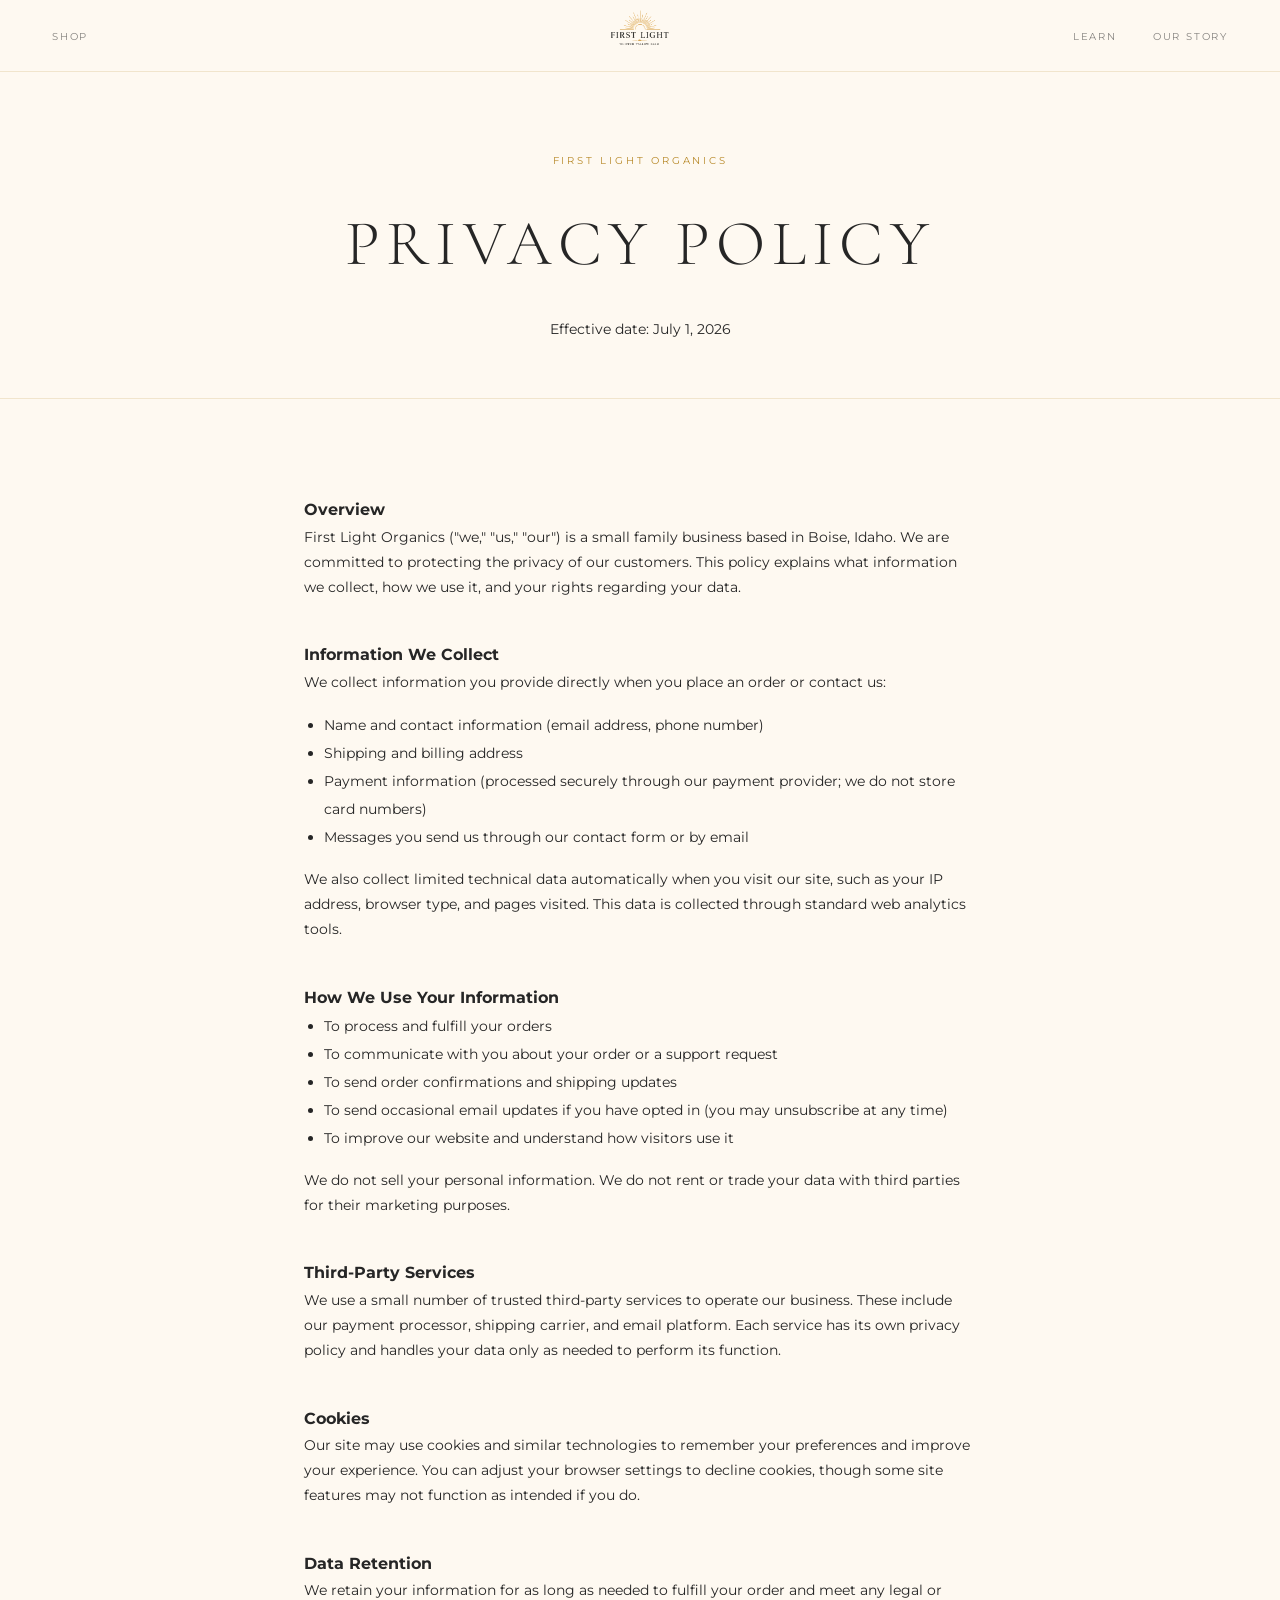
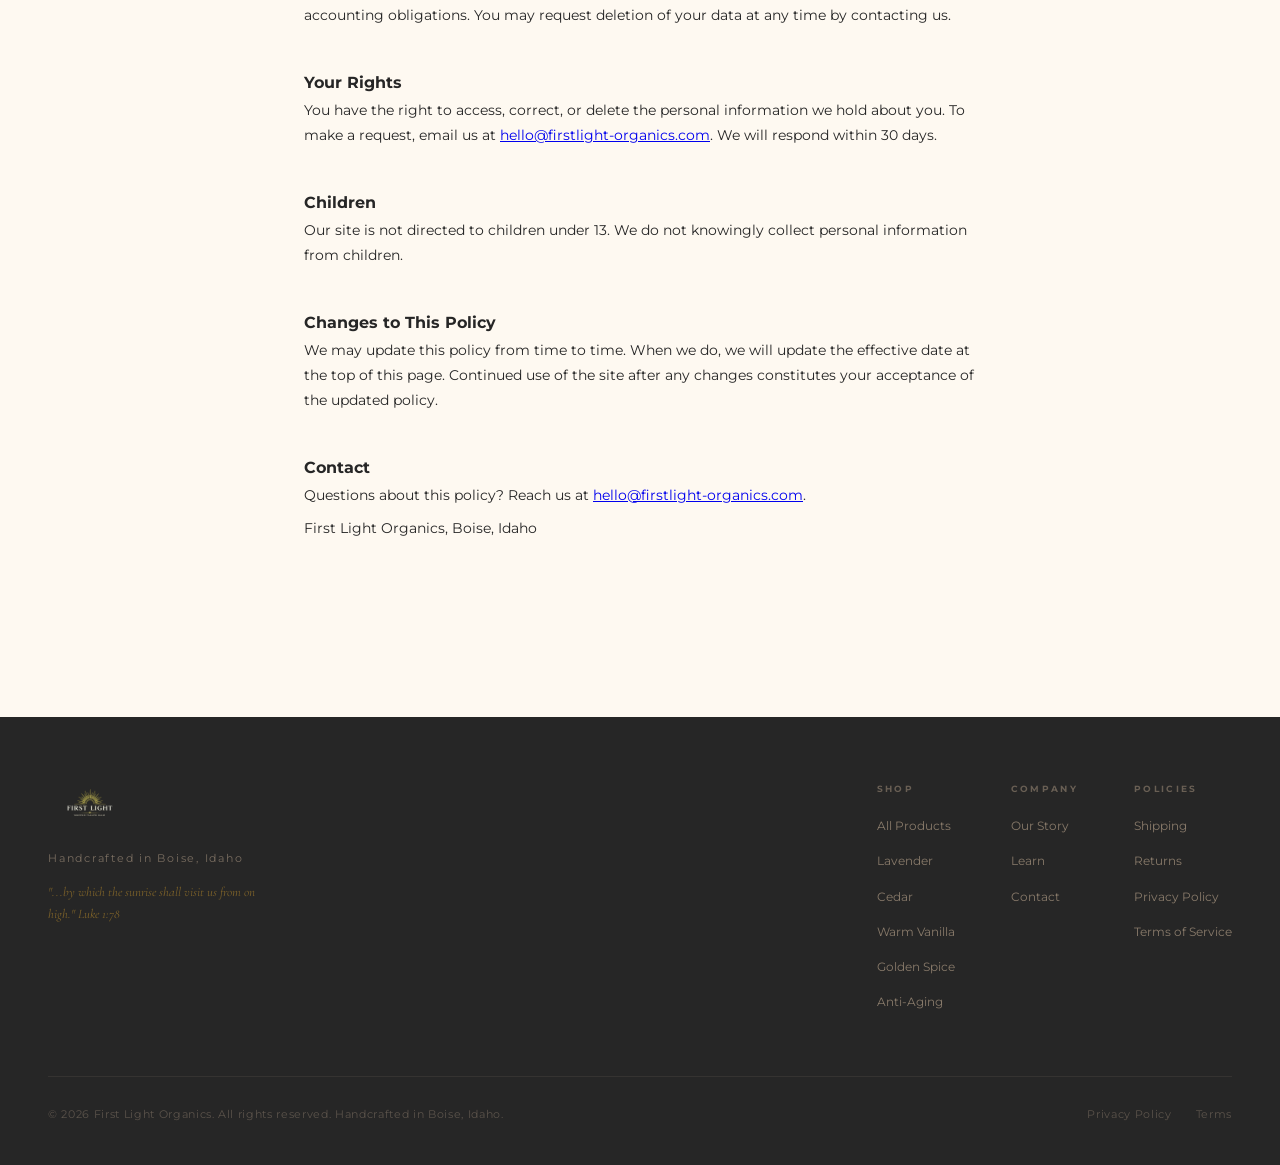
<file: privacy.html>
<!DOCTYPE html>
<html lang="en">
<head>
  <meta charset="UTF-8">
  <meta name="viewport" content="width=device-width, initial-scale=1.0">
  <title>Privacy Policy | First Light Organics</title>
  <meta name="description" content="Privacy policy for First Light Organics.">
  <link rel="stylesheet" href="styles.css">
  <link rel="icon" type="image/png" href="images/icon-sun.png">
</head>
<body>

  <div class="page-hero">
    <p class="page-hero-eyebrow">First Light Organics</p>
    <h1 class="page-hero-title">Privacy Policy</h1>
    <p class="page-hero-sub">Effective date: July 1, 2026</p>
  </div>

  <section>
    <div style="max-width:720px;margin:0 auto;padding:0 24px 80px">

      <h3>Overview</h3>
      <p>First Light Organics ("we," "us," "our") is a small family business based in Boise, Idaho. We are committed to protecting the privacy of our customers. This policy explains what information we collect, how we use it, and your rights regarding your data.</p>

      <h3 style="margin-top:40px">Information We Collect</h3>
      <p>We collect information you provide directly when you place an order or contact us:</p>
      <ul style="margin:16px 0 0 20px;line-height:2">
        <li>Name and contact information (email address, phone number)</li>
        <li>Shipping and billing address</li>
        <li>Payment information (processed securely through our payment provider; we do not store card numbers)</li>
        <li>Messages you send us through our contact form or by email</li>
      </ul>
      <p style="margin-top:16px">We also collect limited technical data automatically when you visit our site, such as your IP address, browser type, and pages visited. This data is collected through standard web analytics tools.</p>

      <h3 style="margin-top:40px">How We Use Your Information</h3>
      <ul style="margin:0 0 0 20px;line-height:2">
        <li>To process and fulfill your orders</li>
        <li>To communicate with you about your order or a support request</li>
        <li>To send order confirmations and shipping updates</li>
        <li>To send occasional email updates if you have opted in (you may unsubscribe at any time)</li>
        <li>To improve our website and understand how visitors use it</li>
      </ul>
      <p style="margin-top:16px">We do not sell your personal information. We do not rent or trade your data with third parties for their marketing purposes.</p>

      <h3 style="margin-top:40px">Third-Party Services</h3>
      <p>We use a small number of trusted third-party services to operate our business. These include our payment processor, shipping carrier, and email platform. Each service has its own privacy policy and handles your data only as needed to perform its function.</p>

      <h3 style="margin-top:40px">Cookies</h3>
      <p>Our site may use cookies and similar technologies to remember your preferences and improve your experience. You can adjust your browser settings to decline cookies, though some site features may not function as intended if you do.</p>

      <h3 style="margin-top:40px">Data Retention</h3>
      <p>We retain your information for as long as needed to fulfill your order and meet any legal or accounting obligations. You may request deletion of your data at any time by contacting us.</p>

      <h3 style="margin-top:40px">Your Rights</h3>
      <p>You have the right to access, correct, or delete the personal information we hold about you. To make a request, email us at <a href="mailto:hello@firstlight-organics.com">hello@firstlight-organics.com</a>. We will respond within 30 days.</p>

      <h3 style="margin-top:40px">Children</h3>
      <p>Our site is not directed to children under 13. We do not knowingly collect personal information from children.</p>

      <h3 style="margin-top:40px">Changes to This Policy</h3>
      <p>We may update this policy from time to time. When we do, we will update the effective date at the top of this page. Continued use of the site after any changes constitutes your acceptance of the updated policy.</p>

      <h3 style="margin-top:40px">Contact</h3>
      <p>Questions about this policy? Reach us at <a href="mailto:hello@firstlight-organics.com">hello@firstlight-organics.com</a>.</p>
      <p style="margin-top:8px">First Light Organics, Boise, Idaho</p>

    </div>
  </section>

  <script src="components.js"></script>
</body>
</html>
</file>
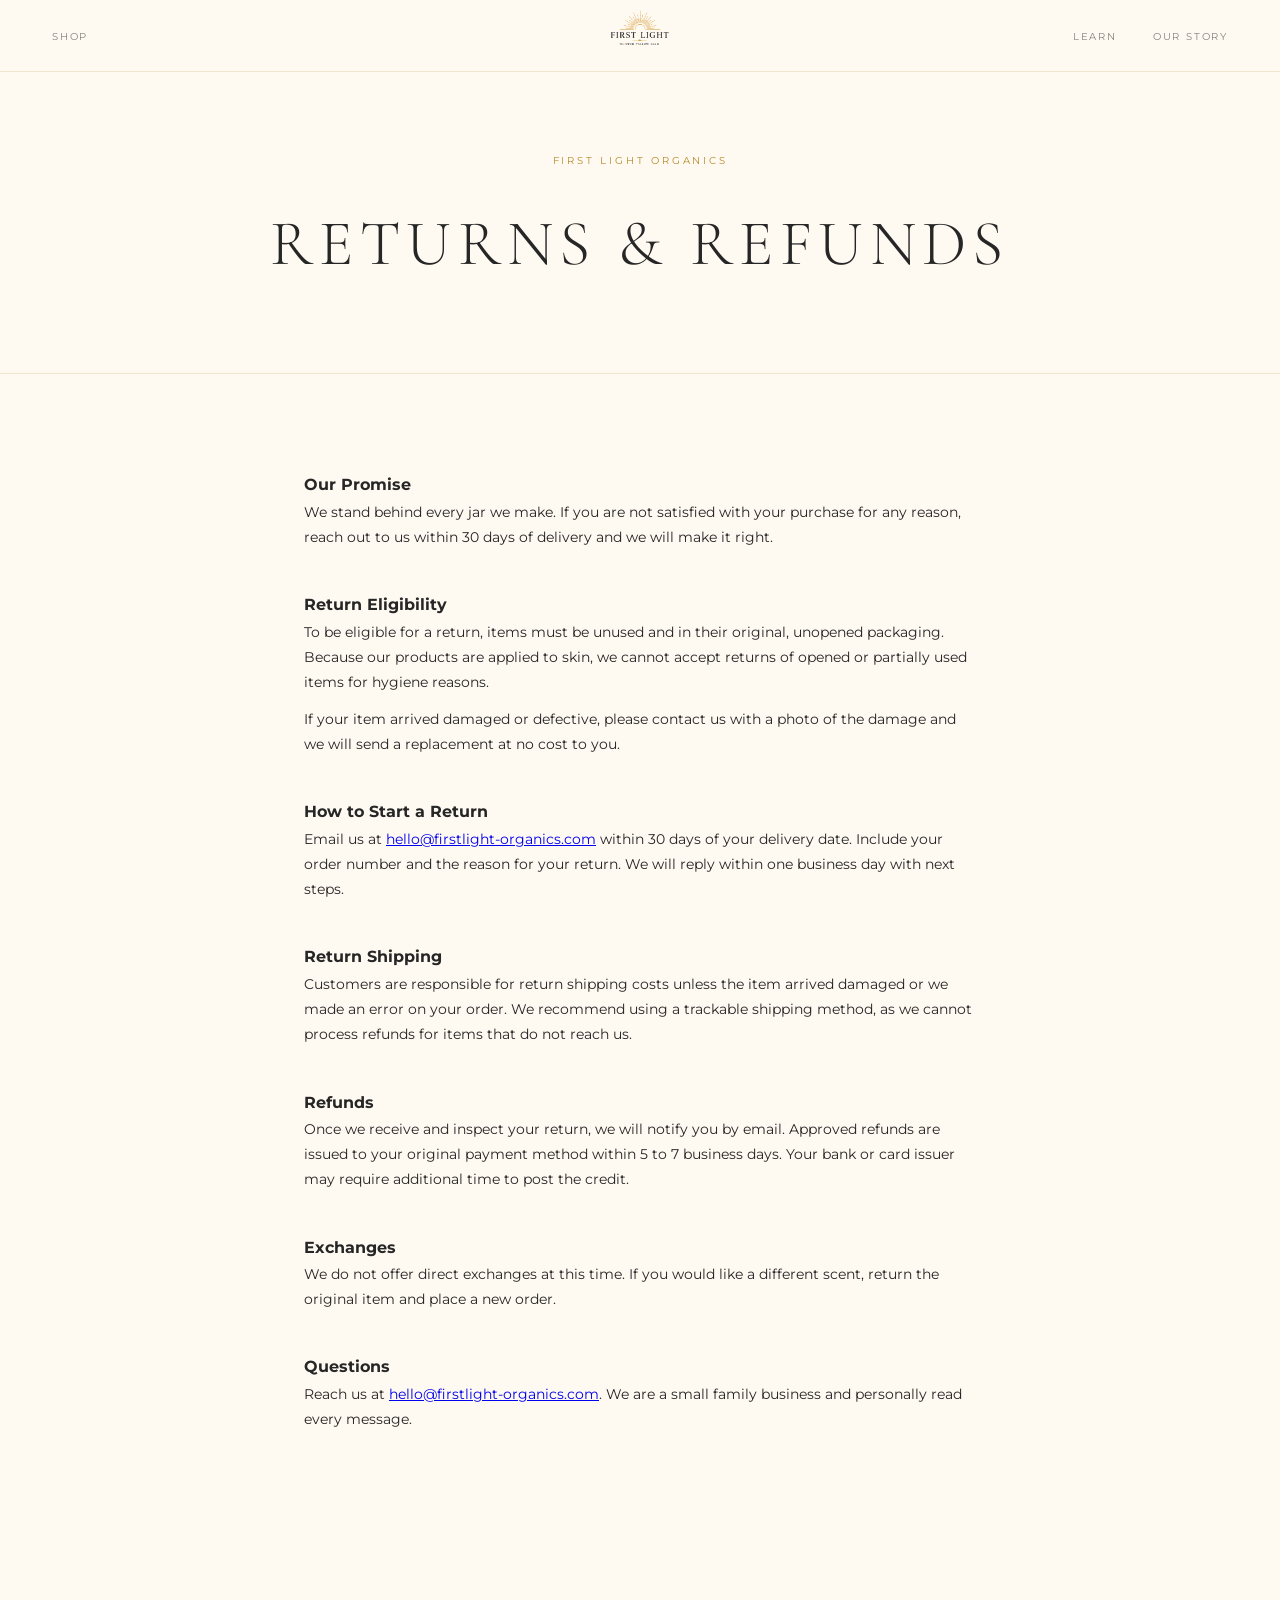
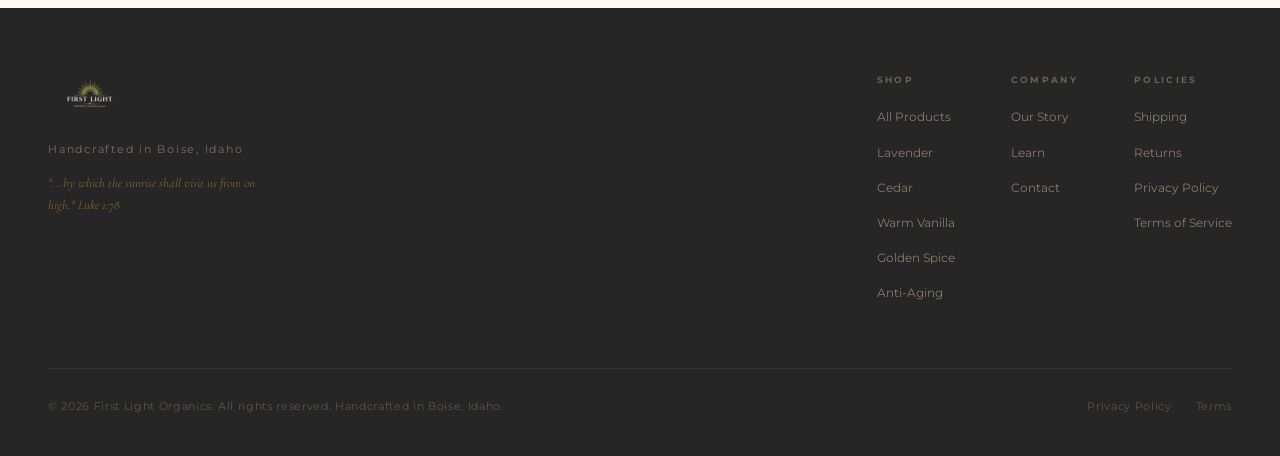
<file: returns.html>
<!DOCTYPE html>
<html lang="en">
<head>
  <meta charset="UTF-8">
  <meta name="viewport" content="width=device-width, initial-scale=1.0">
  <title>Returns &amp; Refunds | First Light Organics</title>
  <meta name="description" content="Return and refund policy for First Light Organics.">
  <link rel="stylesheet" href="styles.css">
  <link rel="icon" type="image/png" href="images/icon-sun.png">
</head>
<body>

  <div class="page-hero">
    <p class="page-hero-eyebrow">First Light Organics</p>
    <h1 class="page-hero-title">Returns &amp; Refunds</h1>
  </div>

  <section>
    <div style="max-width:720px;margin:0 auto;padding:0 24px 80px">

      <h3>Our Promise</h3>
      <p>We stand behind every jar we make. If you are not satisfied with your purchase for any reason, reach out to us within 30 days of delivery and we will make it right.</p>

      <h3 style="margin-top:40px">Return Eligibility</h3>
      <p>To be eligible for a return, items must be unused and in their original, unopened packaging. Because our products are applied to skin, we cannot accept returns of opened or partially used items for hygiene reasons.</p>
      <p style="margin-top:12px">If your item arrived damaged or defective, please contact us with a photo of the damage and we will send a replacement at no cost to you.</p>

      <h3 style="margin-top:40px">How to Start a Return</h3>
      <p>Email us at <a href="mailto:hello@firstlight-organics.com">hello@firstlight-organics.com</a> within 30 days of your delivery date. Include your order number and the reason for your return. We will reply within one business day with next steps.</p>

      <h3 style="margin-top:40px">Return Shipping</h3>
      <p>Customers are responsible for return shipping costs unless the item arrived damaged or we made an error on your order. We recommend using a trackable shipping method, as we cannot process refunds for items that do not reach us.</p>

      <h3 style="margin-top:40px">Refunds</h3>
      <p>Once we receive and inspect your return, we will notify you by email. Approved refunds are issued to your original payment method within 5 to 7 business days. Your bank or card issuer may require additional time to post the credit.</p>

      <h3 style="margin-top:40px">Exchanges</h3>
      <p>We do not offer direct exchanges at this time. If you would like a different scent, return the original item and place a new order.</p>

      <h3 style="margin-top:40px">Questions</h3>
      <p>Reach us at <a href="mailto:hello@firstlight-organics.com">hello@firstlight-organics.com</a>. We are a small family business and personally read every message.</p>

    </div>
  </section>

  <script src="components.js"></script>
</body>
</html>
</file>
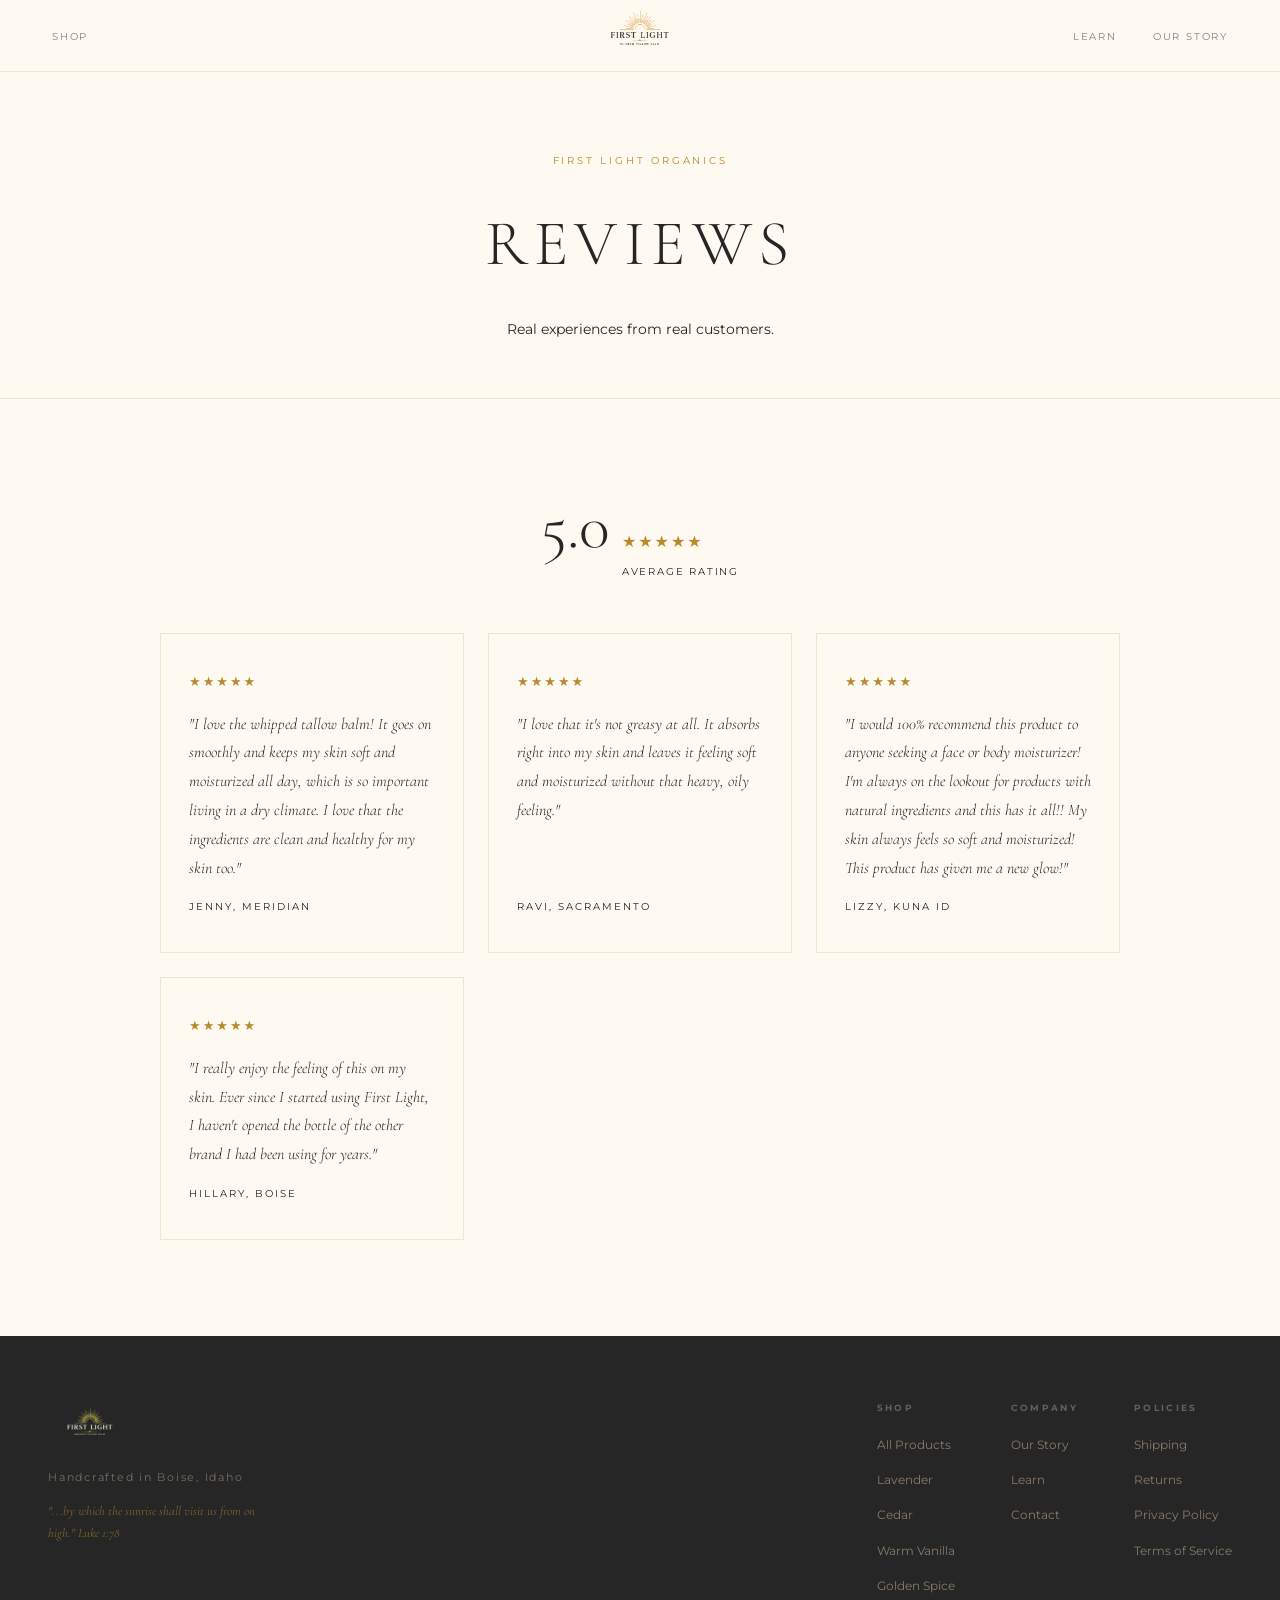
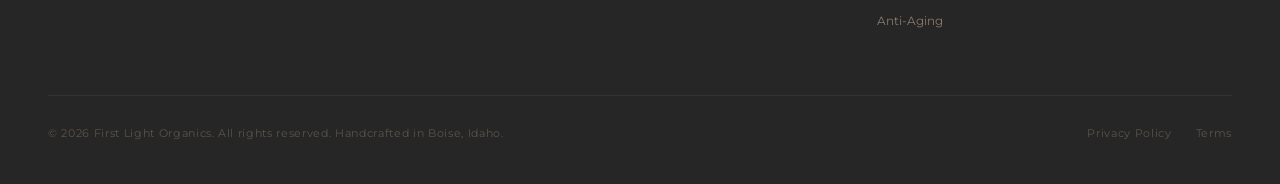
<file: reviews.html>
<!DOCTYPE html>
<html lang="en">
<head>
  <meta charset="UTF-8">
  <meta name="viewport" content="width=device-width, initial-scale=1.0">
  <title>Reviews | First Light Organics</title>
  <meta name="description" content="Real customer reviews of First Light Organics whipped tallow balm.">
  <link rel="stylesheet" href="styles.css">
  <link rel="icon" type="image/png" href="images/icon-sun.png">
</head>
<body>

  <div class="page-hero">
    <p class="page-hero-eyebrow">First Light Organics</p>
    <h1 class="page-hero-title">Reviews</h1>
    <p class="page-hero-sub">Real experiences from real customers.</p>
  </div>

  <section>
    <div class="rating-summary">
      <div class="rating-big-num">5.0</div>
      <div class="rating-big-detail">
        <div class="rating-big-stars">&#9733;&#9733;&#9733;&#9733;&#9733;</div>
        <div class="rating-big-label">Average Rating</div>
      </div>
    </div>
    <div class="reviews-page-grid">
      <div class="review-card">
        <div class="review-stars">&#9733;&#9733;&#9733;&#9733;&#9733;</div>
        <p class="review-text">"I love the whipped tallow balm! It goes on smoothly and keeps my skin soft and moisturized all day, which is so important living in a dry climate. I love that the ingredients are clean and healthy for my skin too."</p>
        <span class="review-author">Jenny, Meridian</span>
      </div>
      <div class="review-card">
        <div class="review-stars">&#9733;&#9733;&#9733;&#9733;&#9733;</div>
        <p class="review-text">"I love that it's not greasy at all. It absorbs right into my skin and leaves it feeling soft and moisturized without that heavy, oily feeling."</p>
        <span class="review-author">Ravi, Sacramento</span>
      </div>
      <div class="review-card">
        <div class="review-stars">&#9733;&#9733;&#9733;&#9733;&#9733;</div>
        <p class="review-text">"I would 100% recommend this product to anyone seeking a face or body moisturizer! I'm always on the lookout for products with natural ingredients and this has it all!! My skin always feels so soft and moisturized! This product has given me a new glow!"</p>
        <span class="review-author">Lizzy, Kuna ID</span>
      </div>
      <div class="review-card">
        <div class="review-stars">&#9733;&#9733;&#9733;&#9733;&#9733;</div>
        <p class="review-text">"I really enjoy the feeling of this on my skin. Ever since I started using First Light, I haven't opened the bottle of the other brand I had been using for years."</p>
        <span class="review-author">Hillary, Boise</span>
      </div>
    </div>
  </section>

  <script src="components.js"></script>
</body>
</html>
</file>
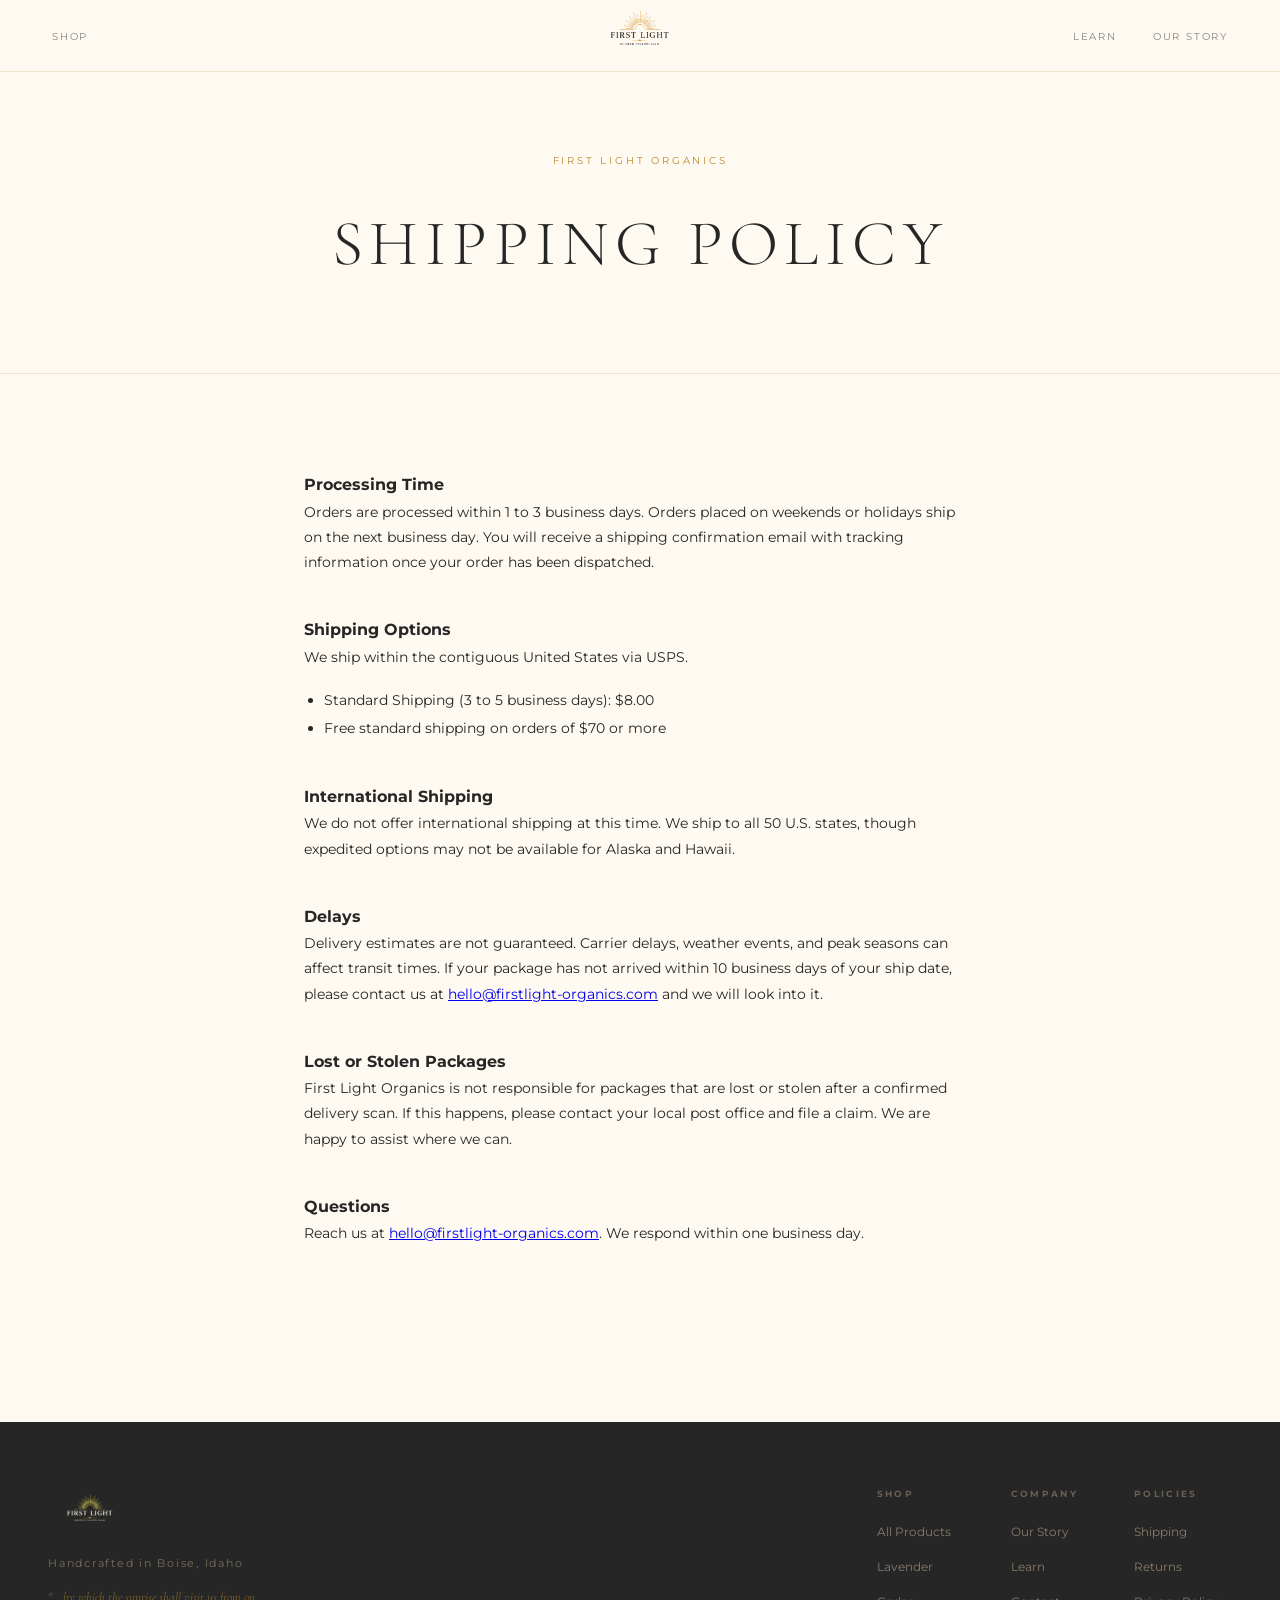
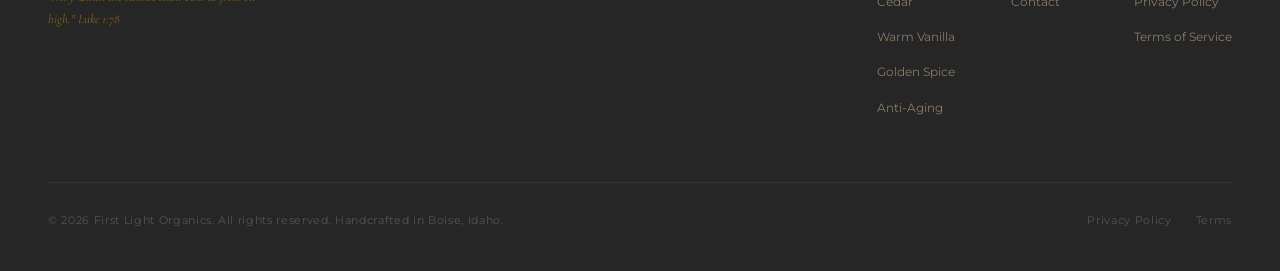
<file: shipping.html>
<!DOCTYPE html>
<html lang="en">
<head>
  <meta charset="UTF-8">
  <meta name="viewport" content="width=device-width, initial-scale=1.0">
  <title>Shipping Policy | First Light Organics</title>
  <meta name="description" content="Shipping information for First Light Organics orders.">
  <link rel="stylesheet" href="styles.css">
  <link rel="icon" type="image/png" href="images/icon-sun.png">
</head>
<body>

  <div class="page-hero">
    <p class="page-hero-eyebrow">First Light Organics</p>
    <h1 class="page-hero-title">Shipping Policy</h1>
  </div>

  <section>
    <div style="max-width:720px;margin:0 auto;padding:0 24px 80px">

      <h3>Processing Time</h3>
      <p>Orders are processed within 1 to 3 business days. Orders placed on weekends or holidays ship on the next business day. You will receive a shipping confirmation email with tracking information once your order has been dispatched.</p>

      <h3 style="margin-top:40px">Shipping Options</h3>
      <p>We ship within the contiguous United States via USPS.</p>
      <ul style="margin:16px 0 0 20px;line-height:2">
        <li>Standard Shipping (3 to 5 business days): $8.00</li>
        <li>Free standard shipping on orders of $70 or more</li>
      </ul>

      <h3 style="margin-top:40px">International Shipping</h3>
      <p>We do not offer international shipping at this time. We ship to all 50 U.S. states, though expedited options may not be available for Alaska and Hawaii.</p>

      <h3 style="margin-top:40px">Delays</h3>
      <p>Delivery estimates are not guaranteed. Carrier delays, weather events, and peak seasons can affect transit times. If your package has not arrived within 10 business days of your ship date, please contact us at <a href="mailto:hello@firstlight-organics.com">hello@firstlight-organics.com</a> and we will look into it.</p>

      <h3 style="margin-top:40px">Lost or Stolen Packages</h3>
      <p>First Light Organics is not responsible for packages that are lost or stolen after a confirmed delivery scan. If this happens, please contact your local post office and file a claim. We are happy to assist where we can.</p>

      <h3 style="margin-top:40px">Questions</h3>
      <p>Reach us at <a href="mailto:hello@firstlight-organics.com">hello@firstlight-organics.com</a>. We respond within one business day.</p>

    </div>
  </section>

  <script src="components.js"></script>
</body>
</html>
</file>
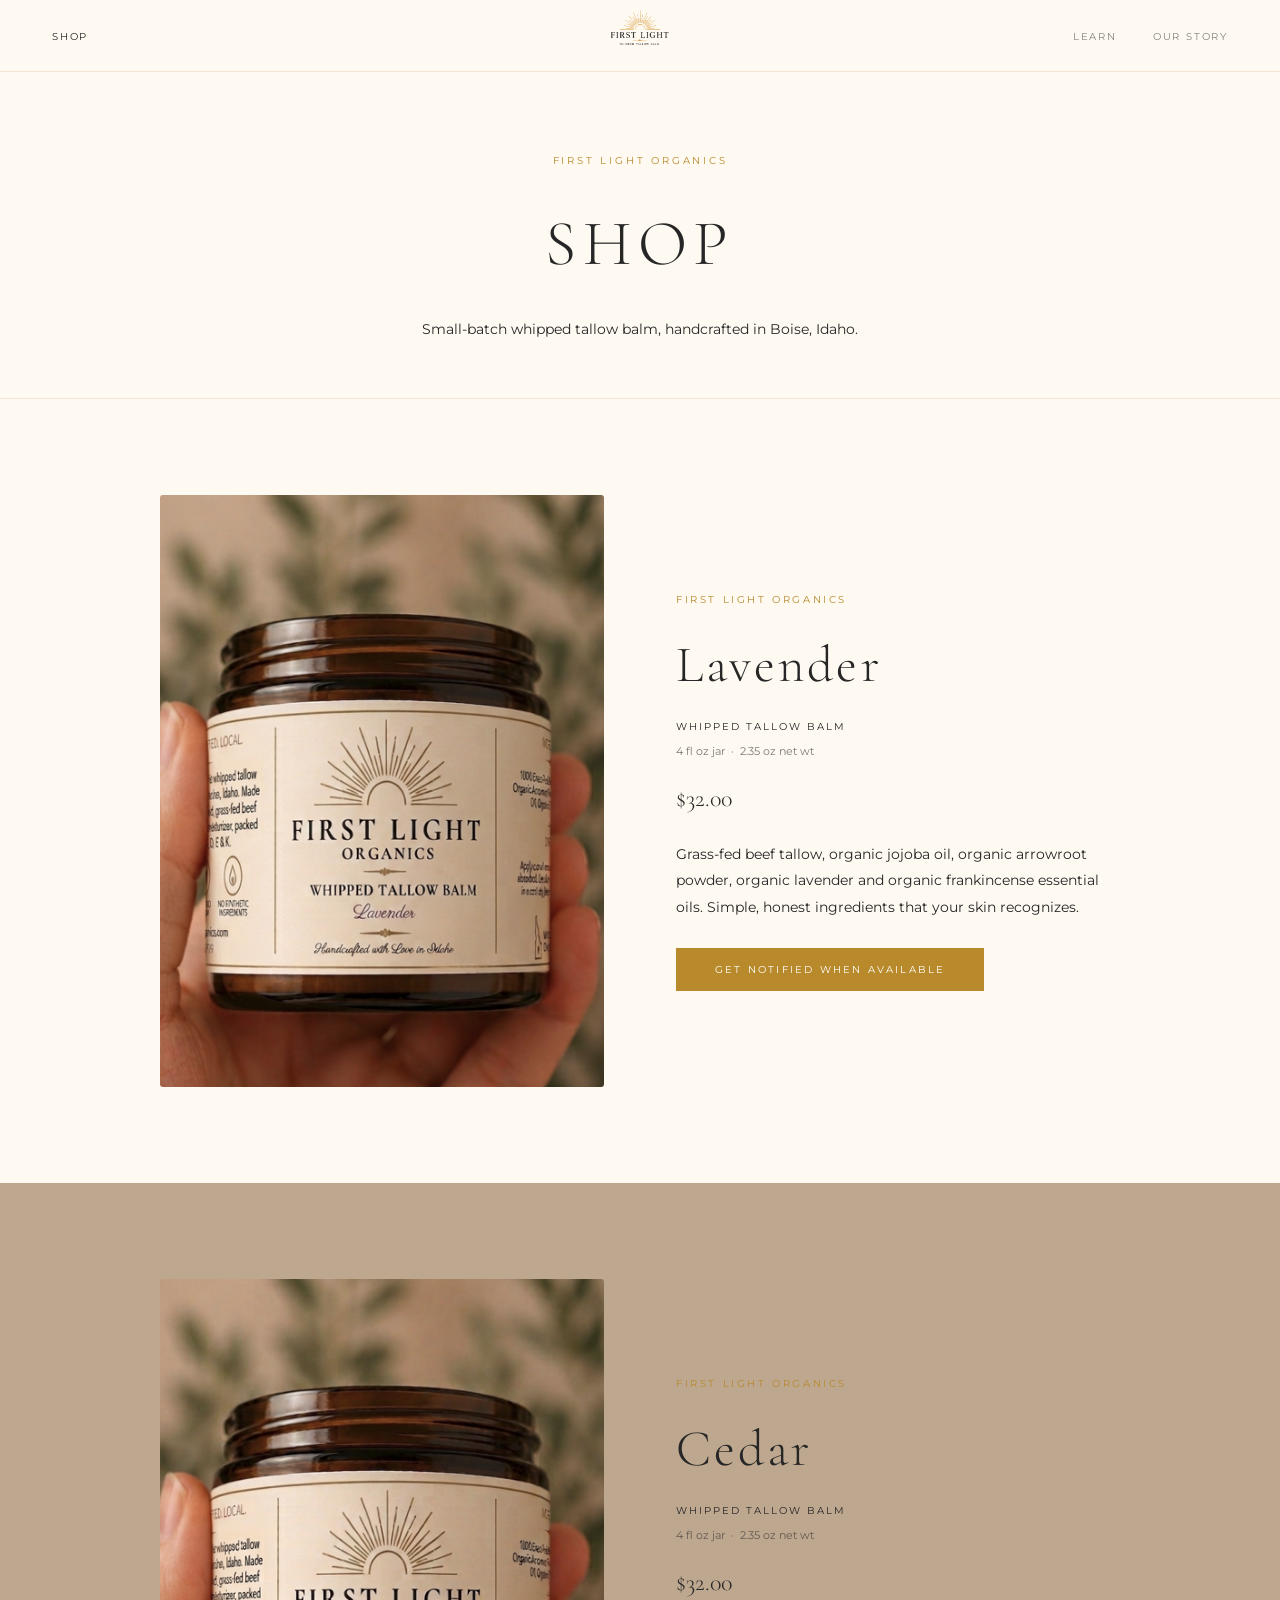
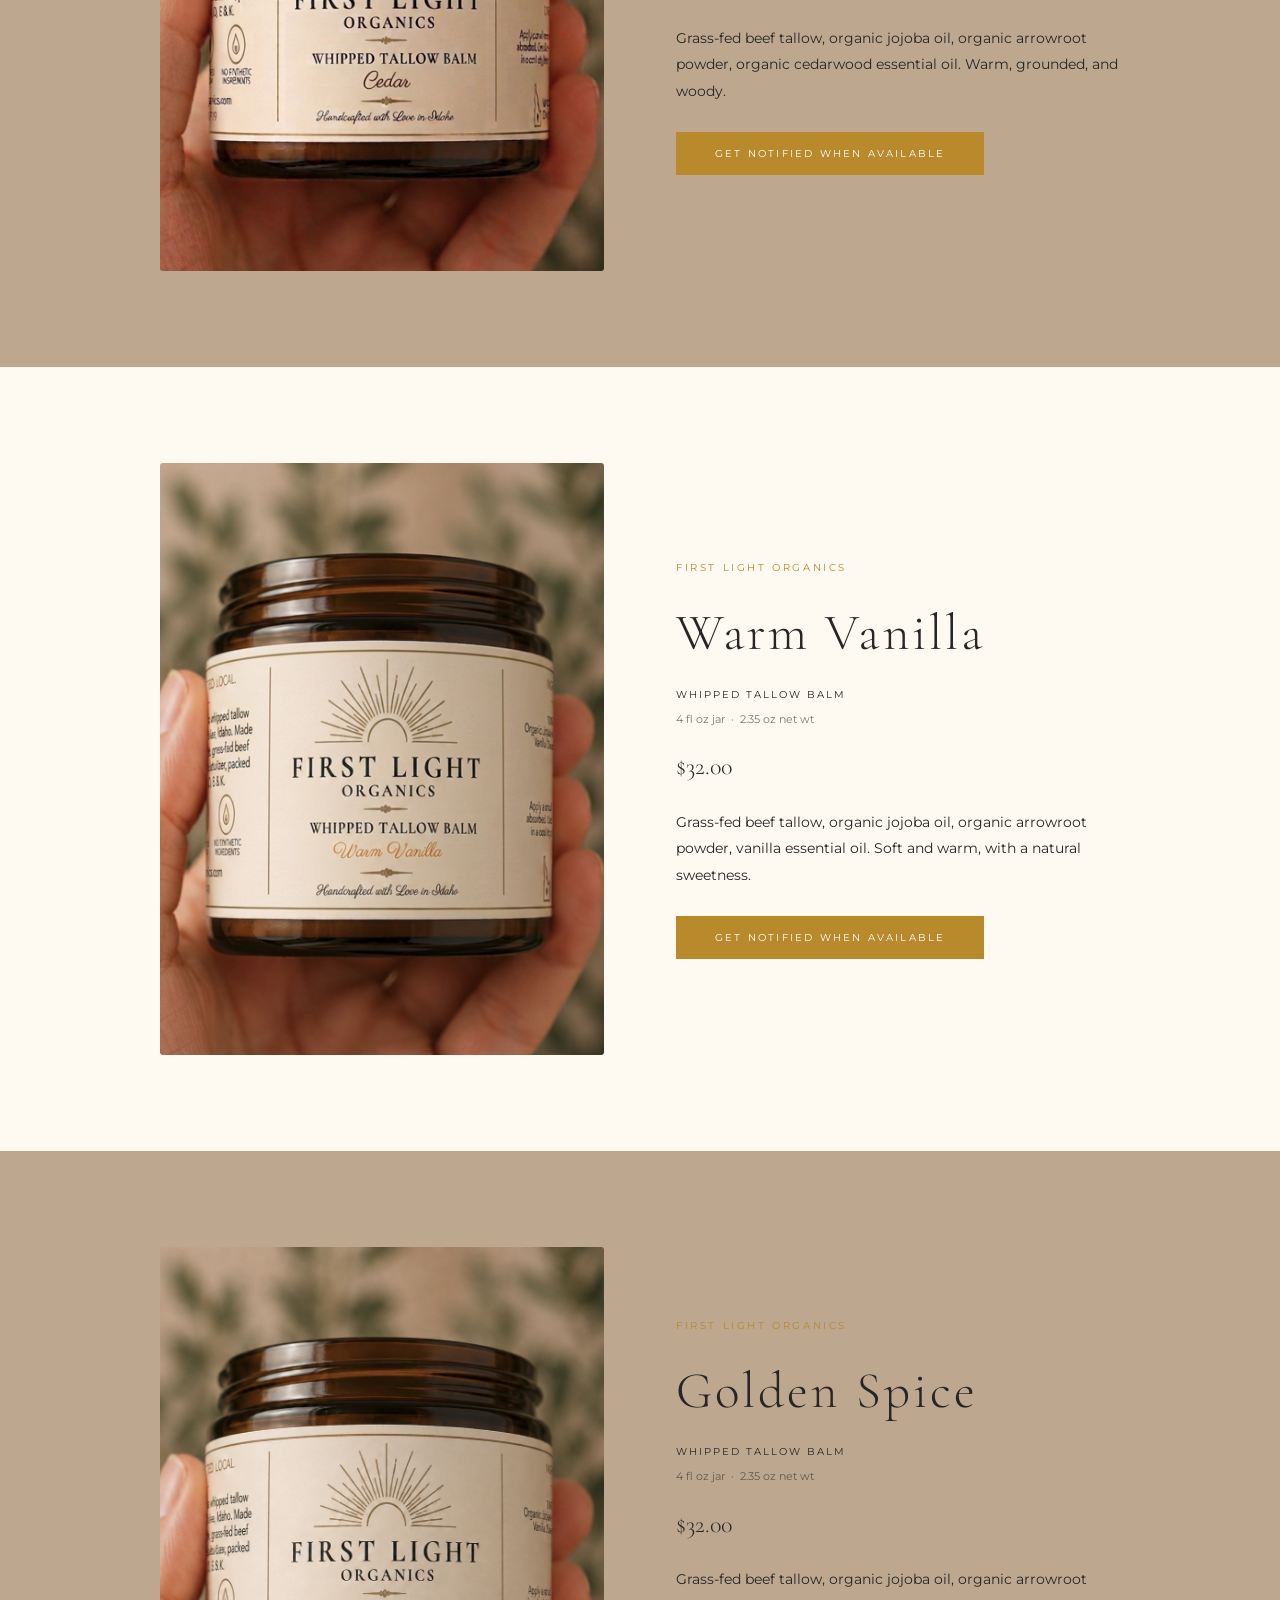
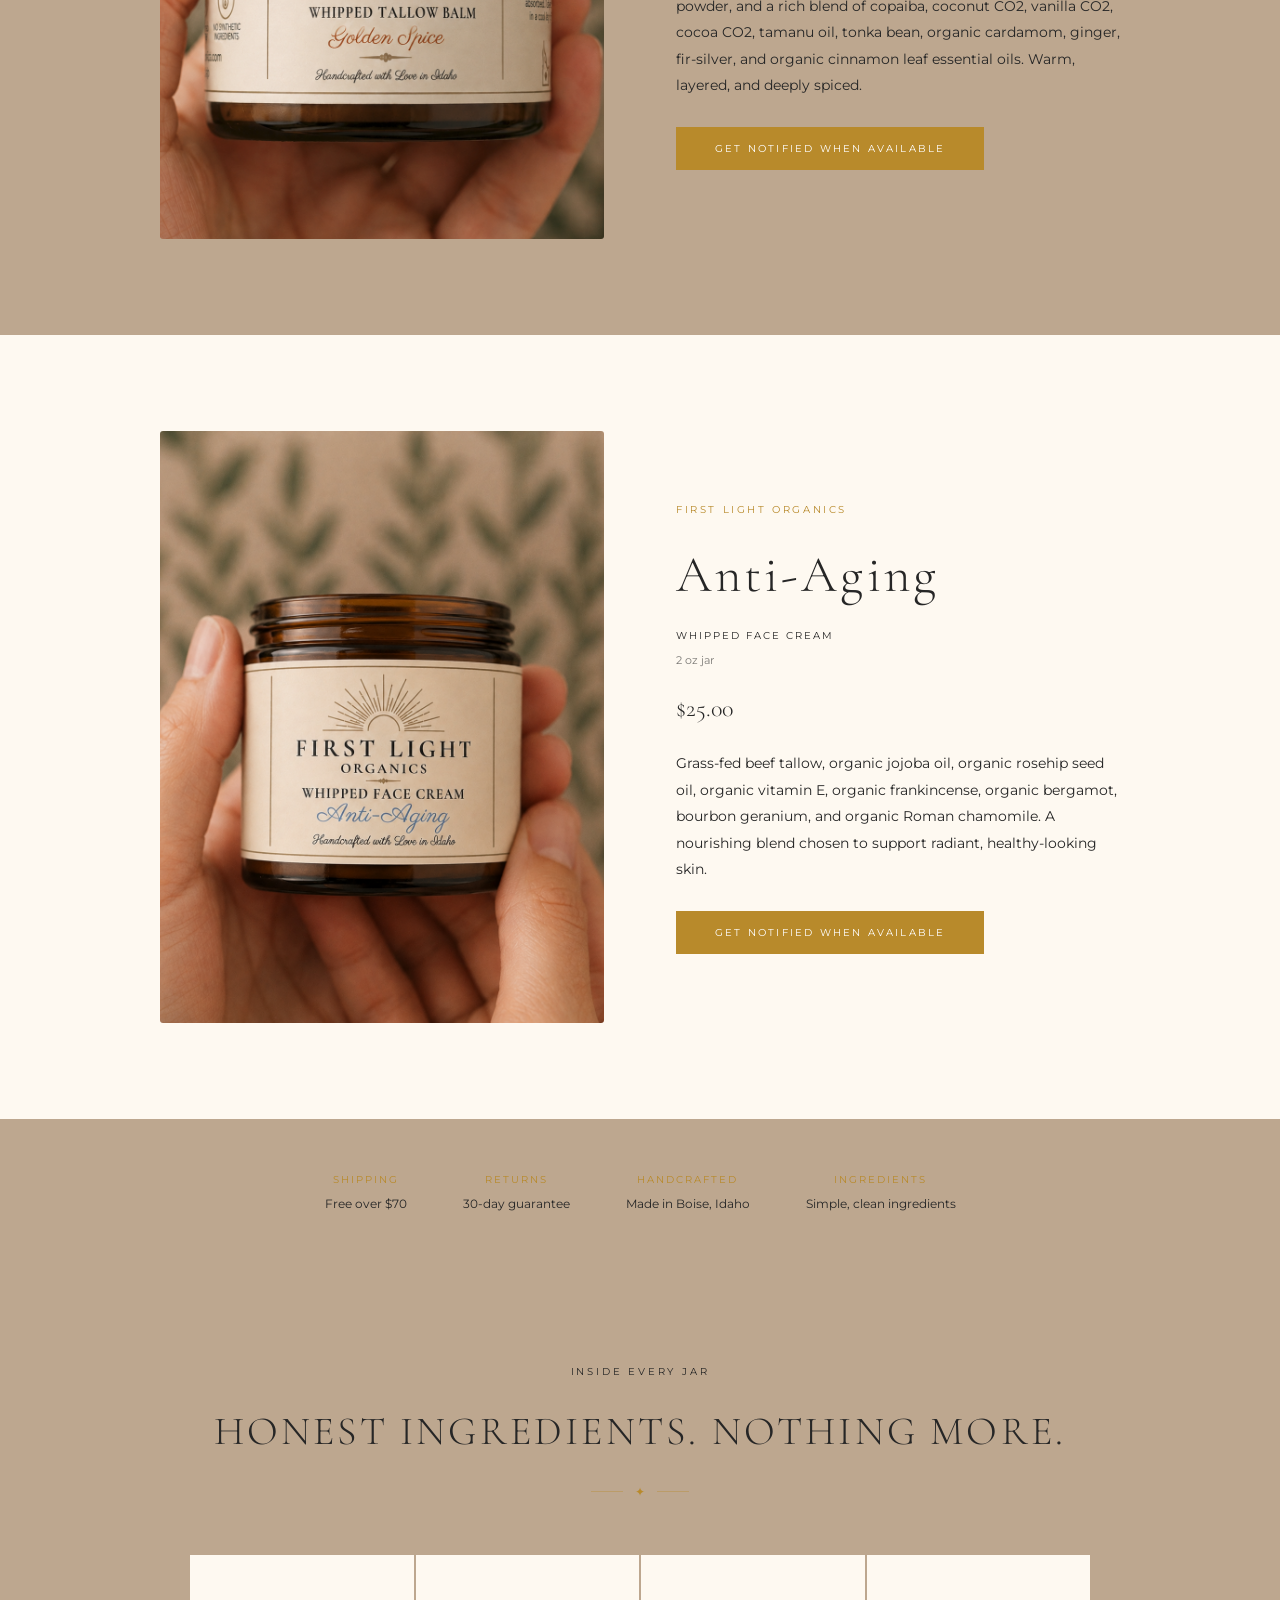
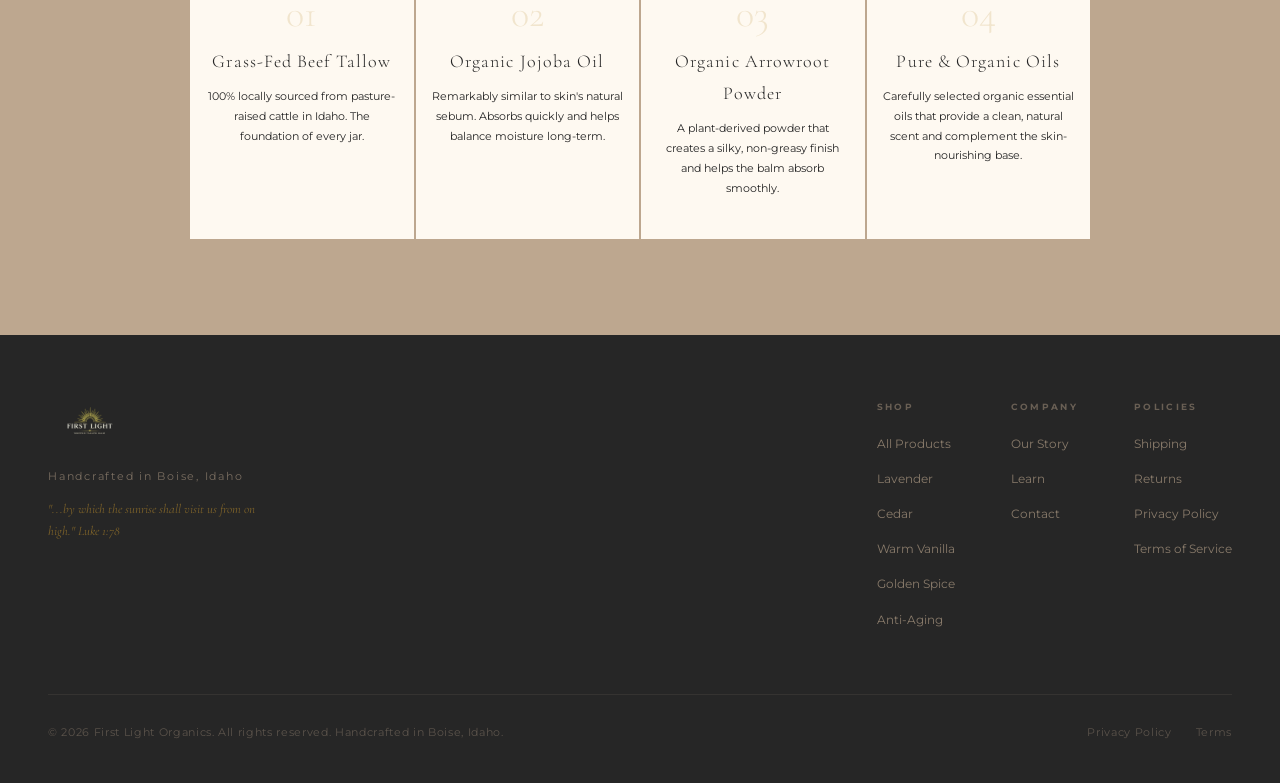
<file: shop.html>
<!DOCTYPE html>
<html lang="en">
<head>
  <meta charset="UTF-8">
  <meta name="viewport" content="width=device-width, initial-scale=1.0">
  <title>Shop | First Light Organics</title>
  <meta name="description" content="Shop First Light Organics whipped tallow balm. Lavender, Cedar, and Warm Vanilla. Grass-fed ingredients, handcrafted in small batches in Boise, Idaho.">
  <link rel="stylesheet" href="styles.css">
  <link rel="icon" type="image/png" href="images/icon-sun.png">
</head>
<body>

  <div class="page-hero">
    <p class="page-hero-eyebrow">First Light Organics</p>
    <h1 class="page-hero-title">Shop</h1>
    <p class="page-hero-sub">Small-batch whipped tallow balm, handcrafted in Boise, Idaho.</p>
  </div>

  <section>
    <div class="product-feature">
      <img src="images/product-hand.png" alt="First Light Lavender Whipped Tallow Balm" class="product-feature-img">
      <div class="product-feature-info">
        <p class="product-feature-label">First Light Organics</p>
        <h3 class="product-feature-name">Lavender</h3>
        <p class="product-sub">Whipped Tallow Balm</p>
        <p class="product-size">4 fl oz jar &nbsp;&middot;&nbsp; 2.35 oz net wt</p>
        <p class="shop-card-price">$32.00</p>
        <p class="product-feature-desc">Grass-fed beef tallow, organic jojoba oil, organic arrowroot powder, organic lavender and organic frankincense essential oils. Simple, honest ingredients that your skin recognizes.</p>
        <div class="notify-wrap" style="margin-top:28px">
          <button class="btn btn-gold" onclick="notifyClick(this)">Get Notified When Available</button>
        </div>
      </div>
    </div>
  </section>

  <section style="background:var(--ivory)">
    <div class="product-feature">
      <img src="images/product-cedar.png" alt="First Light Cedar Whipped Tallow Balm" class="product-feature-img">
      <div class="product-feature-info">
        <p class="product-feature-label">First Light Organics</p>
        <h3 class="product-feature-name">Cedar</h3>
        <p class="product-sub">Whipped Tallow Balm</p>
        <p class="product-size">4 fl oz jar &nbsp;&middot;&nbsp; 2.35 oz net wt</p>
        <p class="shop-card-price">$32.00</p>
        <p class="product-feature-desc">Grass-fed beef tallow, organic jojoba oil, organic arrowroot powder, organic cedarwood essential oil. Warm, grounded, and woody.</p>
        <div class="notify-wrap" style="margin-top:28px">
          <button class="btn btn-gold" onclick="notifyClick(this)">Get Notified When Available</button>
        </div>
      </div>
    </div>
  </section>

  <section>
    <div class="product-feature">
      <img src="images/product-vanilla.png" alt="First Light Warm Vanilla Whipped Tallow Balm" class="product-feature-img">
      <div class="product-feature-info">
        <p class="product-feature-label">First Light Organics</p>
        <h3 class="product-feature-name">Warm Vanilla</h3>
        <p class="product-sub">Whipped Tallow Balm</p>
        <p class="product-size">4 fl oz jar &nbsp;&middot;&nbsp; 2.35 oz net wt</p>
        <p class="shop-card-price">$32.00</p>
        <p class="product-feature-desc">Grass-fed beef tallow, organic jojoba oil, organic arrowroot powder, vanilla essential oil. Soft and warm, with a natural sweetness.</p>
        <div class="notify-wrap" style="margin-top:28px">
          <button class="btn btn-gold" onclick="notifyClick(this)">Get Notified When Available</button>
        </div>
      </div>
    </div>
  </section>

  <section style="background:var(--ivory)">
    <div class="product-feature">
      <img src="images/product-golden-spice.png" alt="First Light Golden Spice Whipped Tallow Balm" class="product-feature-img">
      <div class="product-feature-info">
        <p class="product-feature-label">First Light Organics</p>
        <h3 class="product-feature-name">Golden Spice</h3>
        <p class="product-sub">Whipped Tallow Balm</p>
        <p class="product-size">4 fl oz jar &nbsp;&middot;&nbsp; 2.35 oz net wt</p>
        <p class="shop-card-price">$32.00</p>
        <p class="product-feature-desc">Grass-fed beef tallow, organic jojoba oil, organic arrowroot powder, and a rich blend of copaiba, coconut CO2, vanilla CO2, cocoa CO2, tamanu oil, tonka bean, organic cardamom, ginger, fir-silver, and organic cinnamon leaf essential oils. Warm, layered, and deeply spiced.</p>
        <div class="notify-wrap" style="margin-top:28px">
          <button class="btn btn-gold" onclick="notifyClick(this)">Get Notified When Available</button>
        </div>
      </div>
    </div>
  </section>

  <section>
    <div class="product-feature">
      <img src="images/product-anti-aging.png" alt="First Light Anti-Aging Whipped Tallow Balm" class="product-feature-img">
      <div class="product-feature-info">
        <p class="product-feature-label">First Light Organics</p>
        <h3 class="product-feature-name">Anti-Aging</h3>
        <p class="product-sub">Whipped Face Cream</p>
        <p class="product-size">2 oz jar</p>
        <p class="shop-card-price">$25.00</p>
        <p class="product-feature-desc">Grass-fed beef tallow, organic jojoba oil, organic rosehip seed oil, organic vitamin E, organic frankincense, organic bergamot, bourbon geranium, and organic Roman chamomile. A nourishing blend chosen to support radiant, healthy-looking skin.</p>
        <div class="notify-wrap" style="margin-top:28px">
          <button class="btn btn-gold" onclick="notifyClick(this)">Get Notified When Available</button>
        </div>
      </div>
    </div>
  </section>

  <section style="background:var(--ivory);padding:52px 48px">
    <div class="trust-bar">
      <div class="trust-item"><p>Shipping</p><p>Free over $70</p></div>
      <div class="trust-item"><p>Returns</p><p>30-day guarantee</p></div>
      <div class="trust-item"><p>Handcrafted</p><p>Made in Boise, Idaho</p></div>
      <div class="trust-item"><p>Ingredients</p><p>Simple, clean ingredients</p></div>
    </div>
  </section>

  <section class="ingredients">
    <p class="s-label">Inside Every Jar</p>
    <h2 class="s-title">Honest Ingredients. Nothing More.</h2>
    <div class="s-rule"><span>&#10022;</span></div>
    <div class="ingr-grid">
      <div class="ingr-card">
        <div class="ingr-number">01</div>
        <div class="ingr-name">Grass-Fed Beef Tallow</div>
        <p class="ingr-desc">100% locally sourced from pasture-raised cattle in Idaho. The foundation of every jar.</p>
      </div>
      <div class="ingr-card">
        <div class="ingr-number">02</div>
        <div class="ingr-name">Organic Jojoba Oil</div>
        <p class="ingr-desc">Remarkably similar to skin's natural sebum. Absorbs quickly and helps balance moisture long-term.</p>
      </div>
      <div class="ingr-card">
        <div class="ingr-number">03</div>
        <div class="ingr-name">Organic Arrowroot Powder</div>
        <p class="ingr-desc">A plant-derived powder that creates a silky, non-greasy finish and helps the balm absorb smoothly.</p>
      </div>
      <div class="ingr-card">
        <div class="ingr-number">04</div>
        <div class="ingr-name">Pure &amp; Organic Oils</div>
        <p class="ingr-desc">Carefully selected organic essential oils that provide a clean, natural scent and complement the skin-nourishing base.</p>
      </div>
    </div>
  </section>

  <script src="components.js"></script>
</body>
</html>
</file>
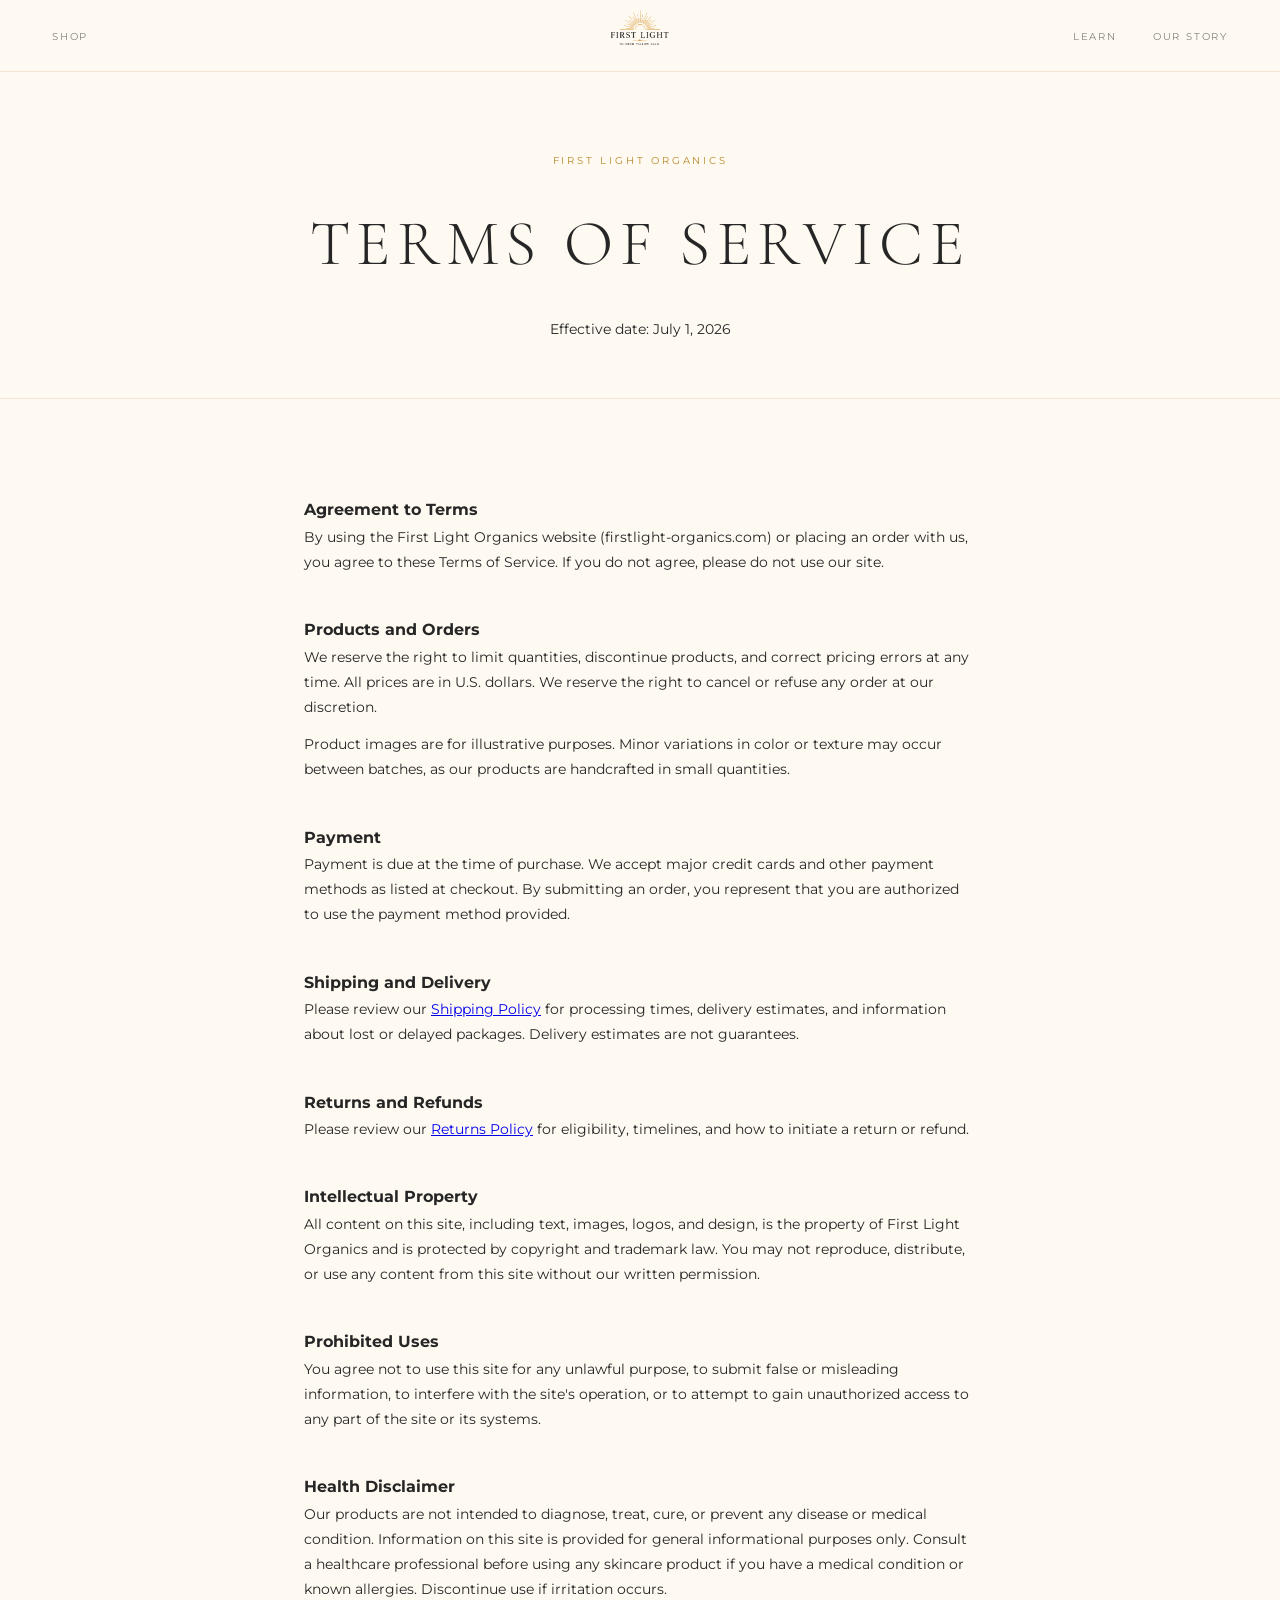
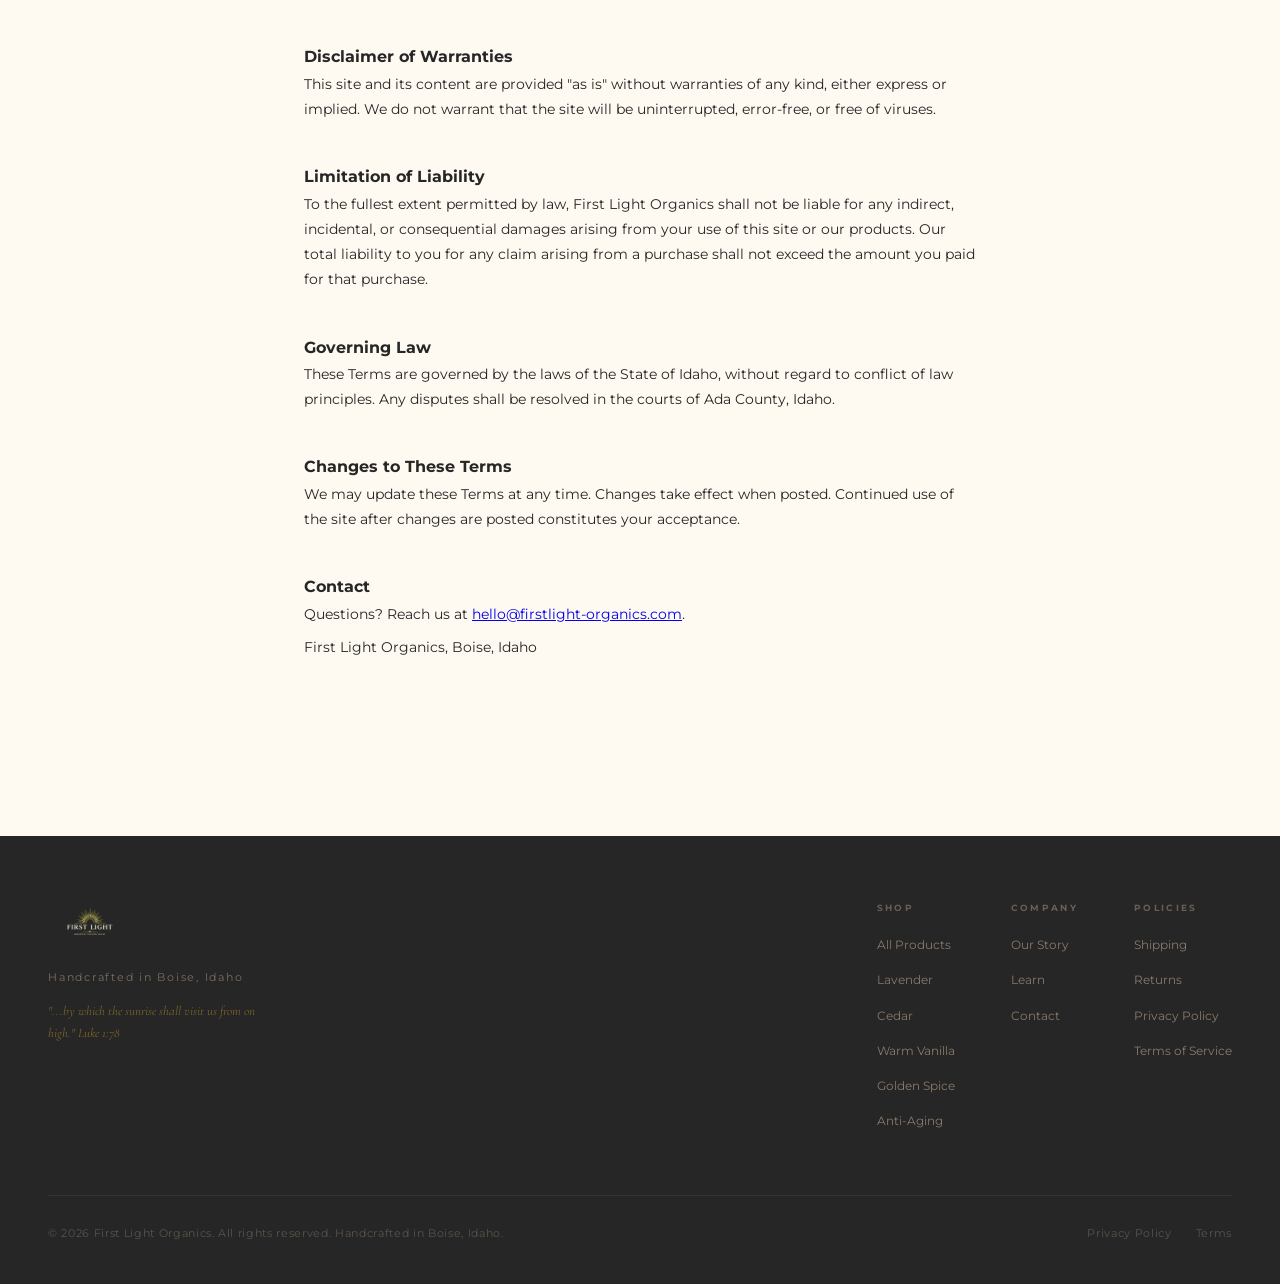
<file: terms.html>
<!DOCTYPE html>
<html lang="en">
<head>
  <meta charset="UTF-8">
  <meta name="viewport" content="width=device-width, initial-scale=1.0">
  <title>Terms of Service | First Light Organics</title>
  <meta name="description" content="Terms of service for First Light Organics.">
  <link rel="stylesheet" href="styles.css">
  <link rel="icon" type="image/png" href="images/icon-sun.png">
</head>
<body>

  <div class="page-hero">
    <p class="page-hero-eyebrow">First Light Organics</p>
    <h1 class="page-hero-title">Terms of Service</h1>
    <p class="page-hero-sub">Effective date: July 1, 2026</p>
  </div>

  <section>
    <div style="max-width:720px;margin:0 auto;padding:0 24px 80px">

      <h3>Agreement to Terms</h3>
      <p>By using the First Light Organics website (firstlight-organics.com) or placing an order with us, you agree to these Terms of Service. If you do not agree, please do not use our site.</p>

      <h3 style="margin-top:40px">Products and Orders</h3>
      <p>We reserve the right to limit quantities, discontinue products, and correct pricing errors at any time. All prices are in U.S. dollars. We reserve the right to cancel or refuse any order at our discretion.</p>
      <p style="margin-top:12px">Product images are for illustrative purposes. Minor variations in color or texture may occur between batches, as our products are handcrafted in small quantities.</p>

      <h3 style="margin-top:40px">Payment</h3>
      <p>Payment is due at the time of purchase. We accept major credit cards and other payment methods as listed at checkout. By submitting an order, you represent that you are authorized to use the payment method provided.</p>

      <h3 style="margin-top:40px">Shipping and Delivery</h3>
      <p>Please review our <a href="shipping.html">Shipping Policy</a> for processing times, delivery estimates, and information about lost or delayed packages. Delivery estimates are not guarantees.</p>

      <h3 style="margin-top:40px">Returns and Refunds</h3>
      <p>Please review our <a href="returns.html">Returns Policy</a> for eligibility, timelines, and how to initiate a return or refund.</p>

      <h3 style="margin-top:40px">Intellectual Property</h3>
      <p>All content on this site, including text, images, logos, and design, is the property of First Light Organics and is protected by copyright and trademark law. You may not reproduce, distribute, or use any content from this site without our written permission.</p>

      <h3 style="margin-top:40px">Prohibited Uses</h3>
      <p>You agree not to use this site for any unlawful purpose, to submit false or misleading information, to interfere with the site's operation, or to attempt to gain unauthorized access to any part of the site or its systems.</p>

      <h3 style="margin-top:40px">Health Disclaimer</h3>
      <p>Our products are not intended to diagnose, treat, cure, or prevent any disease or medical condition. Information on this site is provided for general informational purposes only. Consult a healthcare professional before using any skincare product if you have a medical condition or known allergies. Discontinue use if irritation occurs.</p>

      <h3 style="margin-top:40px">Disclaimer of Warranties</h3>
      <p>This site and its content are provided "as is" without warranties of any kind, either express or implied. We do not warrant that the site will be uninterrupted, error-free, or free of viruses.</p>

      <h3 style="margin-top:40px">Limitation of Liability</h3>
      <p>To the fullest extent permitted by law, First Light Organics shall not be liable for any indirect, incidental, or consequential damages arising from your use of this site or our products. Our total liability to you for any claim arising from a purchase shall not exceed the amount you paid for that purchase.</p>

      <h3 style="margin-top:40px">Governing Law</h3>
      <p>These Terms are governed by the laws of the State of Idaho, without regard to conflict of law principles. Any disputes shall be resolved in the courts of Ada County, Idaho.</p>

      <h3 style="margin-top:40px">Changes to These Terms</h3>
      <p>We may update these Terms at any time. Changes take effect when posted. Continued use of the site after changes are posted constitutes your acceptance.</p>

      <h3 style="margin-top:40px">Contact</h3>
      <p>Questions? Reach us at <a href="mailto:hello@firstlight-organics.com">hello@firstlight-organics.com</a>.</p>
      <p style="margin-top:8px">First Light Organics, Boise, Idaho</p>

    </div>
  </section>

  <script src="components.js"></script>
</body>
</html>
</file>
<file: styles.css>
@import url('https://fonts.googleapis.com/css2?family=Cormorant+Garamond:ital,wght@0,300;0,400;0,500;1,300;1,400&family=Montserrat:wght@400;500;600&family=Parisienne&display=swap');

/* ── TOKENS ── */
:root{
  --cream:#FEF9F1; --ivory:#BDA78F; --gold:#B88A2B;
  --g-dim:rgba(184,138,43,0.18); --charcoal:#262626;
  --taupe:#BDA78F; --brown:#8B6A45;
  --serif:'Cormorant Garamond','Cormorant',Georgia,'Times New Roman',serif;
  --sans:'Montserrat',system-ui,-apple-system,'Segoe UI',Helvetica,sans-serif;
  --script:'Parisienne',cursive;
}
@media(prefers-color-scheme:dark){
  :root{ --cream:#1C1813; --ivory:#251E18; --charcoal:#EFE4D5; --taupe:#9A7A5A; --g-dim:rgba(184,138,43,0.14); }
}
:root[data-theme="light"]{ --cream:#F7F2EB; --ivory:#BDA78F; --charcoal:#262626; --taupe:#BDA78F; --g-dim:rgba(184,138,43,0.18); }
:root[data-theme="dark"] { --cream:#1C1813; --ivory:#251E18; --charcoal:#EFE4D5; --taupe:#9A7A5A; --g-dim:rgba(184,138,43,0.14); }

/* ── RESET ── */
*,*::before,*::after{ box-sizing:border-box; margin:0; padding:0; }
html{ scroll-behavior:smooth; }
body{ background:var(--cream); color:var(--charcoal); font-family:var(--sans); font-size:14px; line-height:1.8; -webkit-font-smoothing:antialiased; padding-top:72px; }

/* ── NAV ── */
nav{
  position:fixed; inset:0 0 auto; z-index:100;
  display:flex; align-items:center; justify-content:space-between;
  padding:0 52px; height:72px;
  background:var(--cream); border-bottom:1px solid var(--g-dim);
}
.nav-links{ display:flex; gap:36px; list-style:none; flex:1; }
nav .nav-links:last-child{ justify-content:flex-end; }
.nav-links a{
  font-size:10px; letter-spacing:0.18em; text-transform:uppercase;
  color:var(--charcoal); text-decoration:none; opacity:0.55;
  transition:opacity 0.2s;
}
.nav-links a:hover,.nav-links a.active{ opacity:1; }
.nav-logo{ display:flex; flex-direction:column; align-items:center; text-decoration:none; line-height:1; gap:2px; }
.nav-wordmark{ font-family:var(--serif); font-size:16px; font-weight:400; letter-spacing:0.3em; text-transform:uppercase; color:var(--charcoal); }
.nav-sub{ font-size:8px; letter-spacing:0.22em; text-transform:uppercase; color:var(--gold); opacity:0.7; }

/* ── BUTTONS ── */
.btn{
  display:inline-block; font-family:var(--sans); font-size:10px; letter-spacing:0.22em;
  text-transform:uppercase; text-decoration:none; padding:14px 38px;
  border:1px solid var(--gold); color:var(--charcoal); background:transparent; cursor:pointer;
  transition:background 0.22s,color 0.22s,border-color 0.22s;
}
.btn:hover{ background:var(--gold); color:#fff; }
.btn-gold{ background:var(--gold); color:#fff; border-color:var(--gold); }
.btn-gold:hover{ background:var(--brown); border-color:var(--brown); }

/* ── SHARED SECTION ── */
section{ padding:96px 48px; }
.s-label{ font-size:10px; letter-spacing:0.28em; text-transform:uppercase; color:var(--charcoal); text-align:center; margin-bottom:14px; }
.s-title{ font-family:var(--serif); font-size:clamp(26px,3.2vw,40px); font-weight:300; letter-spacing:0.08em; text-transform:uppercase; text-align:center; color:var(--charcoal); margin-bottom:14px; text-wrap:balance; }
.s-rule{ display:flex; align-items:center; gap:12px; width:fit-content; margin:0 auto 52px; }
.s-rule::before,.s-rule::after{ content:''; width:32px; height:1px; background:var(--gold); opacity:0.38; }
.s-rule span{ color:var(--gold); font-size:12px; }
.s-prose{ max-width:640px; margin:0 auto; font-size:15px; line-height:1.9; color:var(--charcoal); text-align:center; }

/* ── PAGE HERO (inner pages) ── */
.page-hero{ padding:80px 48px 56px; text-align:center; border-bottom:1px solid var(--g-dim); }
.page-hero-eyebrow{ font-size:10px; letter-spacing:0.28em; text-transform:uppercase; color:var(--gold); margin-bottom:16px; }
.page-hero-title{ font-family:var(--serif); font-size:clamp(36px,5vw,64px); font-weight:300; letter-spacing:0.1em; text-transform:uppercase; color:var(--charcoal); margin-bottom:16px; }
.page-hero-sub{ font-size:14px; color:var(--charcoal); max-width:520px; margin:0 auto; }

/* ── HERO (home) ── */
.hero{ display:flex; flex-direction:column; align-items:center; justify-content:center; padding:20px 48px 20px; text-align:center; position:relative; }
.hero .rule{ margin:6px auto; }
.hero-eyebrow{ font-size:10px; letter-spacing:0.3em; text-transform:uppercase; color:var(--gold); margin-bottom:28px; }
.hero-title{ font-family:var(--serif); font-size:clamp(54px,8vw,100px); font-weight:300; line-height:0.98; letter-spacing:0.1em; text-transform:uppercase; color:var(--charcoal); }
.rule{ display:flex; align-items:center; gap:14px; width:fit-content; margin:28px auto; }
.rule::before,.rule::after{ content:''; width:44px; height:1px; background:var(--gold); opacity:0.4; }
.rule span{ color:var(--gold); font-size:13px; line-height:1; }
.hero-tagline{ font-family:var(--serif); font-size:clamp(15px,1.8vw,20px); font-weight:300; letter-spacing:0.06em; color:var(--charcoal); margin-bottom:10px; }
.hero-script{ font-family:var(--script); font-size:30px; color:var(--gold); letter-spacing:0.02em; display:block; margin-bottom:48px; }
.hero-cta{ display:flex; gap:16px; justify-content:center; flex-wrap:wrap; }
.scroll-hint{ position:absolute; bottom:32px; left:50%; transform:translateX(-50%); display:flex; flex-direction:column; align-items:center; gap:6px; opacity:0.35; }
.scroll-line{ width:1px; height:36px; background:var(--gold); animation:pulse 2.2s ease-in-out infinite; }
@keyframes pulse{ 0%,100%{ opacity:0.35; transform:scaleY(1); } 50%{ opacity:0.8; transform:scaleY(1.2); } }

/* ── JARS ── */
.products{ background:var(--ivory); }
.products-grid{ display:grid; grid-template-columns:repeat(2,1fr); gap:52px; max-width:800px; margin:0 auto; }
.product-card{ display:flex; flex-direction:column; align-items:center; text-align:center; gap:24px; }
.jar-outer{ display:flex; flex-direction:column; align-items:center; position:relative; padding-top:22px; }
.jar-lid{ width:152px; height:22px; background:linear-gradient(to bottom,#D4B058 0%,#9F7C2A 100%); border-radius:3px 3px 1px 1px; box-shadow:0 2px 8px rgba(0,0,0,0.2); position:relative; z-index:2; }
.jar-body{ width:148px; height:162px; background:linear-gradient(140deg,#C87E3A 0%,#8C5220 50%,#5E3410 100%); border-radius:2px 2px 10px 10px; position:relative; overflow:hidden; box-shadow:5px 10px 28px rgba(0,0,0,0.24),inset 3px 0 10px rgba(255,255,255,0.07),inset -5px 0 14px rgba(0,0,0,0.22); }
.jar-sheen{ position:absolute; top:0; left:12px; width:18px; bottom:0; background:linear-gradient(to right,transparent,rgba(255,255,255,0.09),transparent); pointer-events:none; }
.jar-sticker{ position:absolute; top:22px; left:11px; right:11px; background:rgba(247,242,235,0.93); padding:10px 7px 12px; text-align:center; border:0.5px solid rgba(184,138,43,0.25); }
.sticker-brand{ font-family:var(--serif); font-size:9px; letter-spacing:0.24em; text-transform:uppercase; color:#262626; display:block; line-height:1; margin-bottom:4px; }
.sticker-line{ width:22px; height:0.5px; background:#B88A2B; margin:0 auto 4px; }
.sticker-variant{ font-family:var(--sans); font-size:7.5px; letter-spacing:0.14em; text-transform:uppercase; color:#8B6A45; display:block; }
.product-name{ font-family:var(--serif); font-size:30px; font-weight:300; letter-spacing:0.08em; color:var(--charcoal); margin-bottom:2px; }
.product-sub{ font-size:10px; letter-spacing:0.2em; text-transform:uppercase; color:var(--charcoal); margin-bottom:6px; }
.product-size{ font-size:11px; color:var(--charcoal); opacity:0.6; margin-bottom:16px; }

/* ── FEATURES ── */
.features-grid{ display:grid; grid-template-columns:repeat(4,1fr); gap:1px; max-width:960px; margin:0 auto; background:var(--g-dim); }
.feature{ background:var(--cream); text-align:center; padding:40px 24px; }
.feature-icon{ font-size:18px; margin-bottom:16px; display:block; color:var(--gold); }
.feature-title{ font-family:var(--serif); font-size:18px; font-weight:300; letter-spacing:0.06em; color:var(--charcoal); margin-bottom:10px; }
.feature-text{ font-size:12px; line-height:1.8; color:var(--charcoal); }

/* ── WHY TALLOW (home teaser) ── */
.tallow-content{ display:grid; grid-template-columns:1fr 1fr; gap:72px; max-width:960px; margin:0 auto; align-items:center; }
.tallow-stat-block{ padding:40px; border:1px solid var(--g-dim); text-align:center; }
.tallow-stat{ font-family:var(--serif); font-size:clamp(40px,5vw,60px); font-weight:300; color:var(--gold); line-height:1; margin-bottom:8px; }
.tallow-stat-label{ font-size:10px; letter-spacing:0.2em; text-transform:uppercase; color:var(--charcoal); }
.tallow-divider{ width:1px; height:32px; background:var(--g-dim); margin:24px auto; }
.tallow-text h3{ font-family:var(--serif); font-size:clamp(20px,2.2vw,28px); font-weight:300; letter-spacing:0.06em; color:var(--charcoal); margin-bottom:18px; }
.tallow-text p{ font-size:14px; line-height:1.9; color:var(--charcoal); margin-bottom:16px; }
.tallow-list{ list-style:none; margin-top:20px; }
.tallow-list li{ font-size:12px; letter-spacing:0.04em; color:var(--charcoal); padding:10px 0; border-bottom:1px solid var(--g-dim); display:flex; align-items:center; gap:12px; }
.tallow-list li::before{ content:''; width:4px; height:4px; background:var(--gold); border-radius:50%; flex-shrink:0; }

/* ── WHY TALLOW GUIDE ── */
.guide-body{ max-width:720px; margin:0 auto; }
.guide-h3{ font-family:var(--serif); font-size:clamp(20px,2.2vw,26px); font-weight:300; letter-spacing:0.06em; color:var(--charcoal); margin:52px 0 18px; }
.guide-h3:first-child{ margin-top:0; }
.guide-p{ font-size:14px; line-height:1.95; color:var(--charcoal); margin-bottom:16px; }
.guide-list{ margin:16px 0 20px 0; padding:0; list-style:none; }
.guide-list li{ font-size:14px; line-height:1.85; color:var(--charcoal); padding:10px 0 10px 20px; border-bottom:1px solid var(--g-dim); position:relative; }
.guide-list li::before{ content:''; position:absolute; left:0; top:18px; width:5px; height:5px; border-radius:50%; background:var(--gold); }
.guide-compare{ display:grid; grid-template-columns:1fr 1fr; gap:2px; margin:32px 0 40px; }
.guide-compare-col{ background:var(--ivory); }
.guide-compare-head{ font-size:10px; letter-spacing:0.24em; text-transform:uppercase; color:var(--gold); padding:20px 24px 12px; border-bottom:1px solid var(--g-dim); }
.guide-compare-item{ font-size:13px; line-height:1.6; color:var(--charcoal); padding:12px 24px; border-bottom:1px solid var(--g-dim); display:flex; align-items:flex-start; gap:10px; }
.guide-compare-item::before{ flex-shrink:0; font-size:14px; margin-top:1px; }
.guide-compare-no::before{ content:'✕'; color:#B87070; }
.guide-compare-yes::before{ content:'✓'; color:#7A9E7A; }
.guide-closing{ margin-top:52px; padding:36px 40px; border:1px solid var(--g-dim); background:var(--ivory); font-size:14px; line-height:1.95; color:var(--charcoal); font-style:italic; }

/* ── INGREDIENTS ── */
.ingredients{ background:var(--ivory); }
.ingr-grid{ display:grid; grid-template-columns:repeat(4,1fr); gap:2px; max-width:900px; margin:0 auto; }
.ingr-card{ background:var(--cream); padding:40px 16px; text-align:center; }
.ingr-number{ font-family:var(--serif); font-size:38px; font-weight:300; color:var(--g-dim); line-height:1; margin-bottom:12px; }
.ingr-name{ font-family:var(--serif); font-size:18px; font-weight:300; letter-spacing:0.06em; color:var(--charcoal); margin-bottom:10px; }
.ingr-desc{ font-size:11px; line-height:1.8; color:var(--charcoal); }

/* ── REVIEWS ── */
.reviews-grid{ display:grid; grid-template-columns:repeat(auto-fit,minmax(280px,1fr)); gap:24px; max-width:960px; margin:0 auto; }
.reviews-marquee{ overflow:hidden; width:100%; margin-top:32px; }
.reviews-track{ display:flex; gap:24px; width:max-content; animation:scroll-reviews 28s linear infinite; }
.reviews-track:hover{ animation-play-state:paused; }
.reviews-track .review-card{ width:380px; flex-shrink:0; }
@keyframes scroll-reviews{ 0%{ transform:translateX(0); } 100%{ transform:translateX(-50%); } }
.reviews-page-grid{ display:grid; grid-template-columns:repeat(3,1fr); gap:24px; max-width:960px; margin:0 auto; }
.review-card{ padding:36px 28px; border:1px solid var(--g-dim); display:flex; flex-direction:column; gap:16px; }
.review-stars{ color:var(--gold); font-size:13px; letter-spacing:2px; }
.review-text{ font-family:var(--serif); font-size:16px; font-weight:300; line-height:1.8; color:var(--charcoal); font-style:italic; flex:1; }
.review-author{ font-size:10px; letter-spacing:0.2em; text-transform:uppercase; color:var(--charcoal); }
.rating-summary{ display:flex; gap:12px; align-items:baseline; justify-content:center; margin-bottom:52px; }
.rating-big-num{ font-family:var(--serif); font-size:64px; font-weight:300; color:var(--charcoal); line-height:1; }
.rating-big-detail{ display:flex; flex-direction:column; gap:6px; }
.rating-big-stars{ color:var(--gold); font-size:16px; letter-spacing:2px; }
.rating-big-label{ font-size:10px; letter-spacing:0.18em; text-transform:uppercase; color:var(--charcoal); }

/* ── PROMISE ── */
.promise-wrap{ max-width:860px; margin:0 auto; text-align:center; }
.promise-text{ font-size:15px; line-height:2; color:var(--charcoal); max-width:620px; margin:0 auto 52px; }
.promise-pillars{ display:grid; grid-template-columns:repeat(3,1fr); gap:2px; background:var(--g-dim); margin-top:52px; }
.promise-pillar{ background:var(--cream); padding:44px 32px; text-align:center; }
.promise-icon{ color:var(--gold); font-size:18px; margin-bottom:16px; }
.promise-pillar-title{ font-family:var(--serif); font-size:18px; font-weight:300; letter-spacing:0.08em; color:var(--charcoal); margin-bottom:12px; }
.promise-pillar-text{ font-size:13px; line-height:1.85; color:var(--charcoal); }

/* ── STORY ── */
.story-block{ max-width:640px; margin:0 auto; text-align:center; }
.story-block p{ font-size:15px; line-height:2; color:var(--charcoal); margin-bottom:20px; }
.story-block blockquote,.about-body blockquote{
  font-family:var(--serif); font-size:17px; font-weight:300; font-style:italic;
  color:var(--charcoal); border-left:2px solid var(--gold);
  padding:4px 0 4px 20px; text-align:left; margin:32px 0;
}
.story-block blockquote cite,.about-body blockquote cite{
  display:block; font-size:10px; letter-spacing:0.2em; text-transform:uppercase;
  color:var(--gold); font-style:normal; margin-top:8px;
}

/* ── NEWSLETTER ── */
.newsletter{ background:var(--ivory); text-align:center; }
.newsletter-form{ display:flex; max-width:440px; margin:32px auto 0; border:1px solid var(--gold); }
.newsletter-form input{ flex:1; padding:14px 20px; border:none; background:transparent; font-family:var(--sans); font-size:12px; color:var(--charcoal); outline:none; }
.newsletter-form input::placeholder{ color:var(--charcoal); opacity:0.6; }
.newsletter-form button{ padding:14px 24px; background:var(--gold); border:none; color:#fff; font-family:var(--sans); font-size:10px; letter-spacing:0.18em; text-transform:uppercase; cursor:pointer; transition:background 0.2s; }
.newsletter-form button:hover{ background:var(--brown); }
.newsletter-note{ font-size:11px; color:var(--charcoal); opacity:0.6; margin-top:14px; }

/* ── SHOP ── */
.shop-grid{ display:grid; grid-template-columns:repeat(auto-fill,minmax(260px,1fr)); gap:40px; max-width:800px; margin:0 auto; }
.shop-card{ display:flex; flex-direction:column; align-items:center; text-align:center; gap:20px; padding:44px 32px; border:1px solid var(--g-dim); transition:border-color 0.2s; }
.shop-card:hover{ border-color:var(--gold); }
.shop-card-price{ font-family:var(--serif); font-size:24px; font-weight:300; color:var(--charcoal); }
.trust-bar{ display:flex; justify-content:center; gap:56px; flex-wrap:wrap; text-align:center; }
.trust-item p:first-child{ font-size:10px; letter-spacing:0.2em; text-transform:uppercase; color:var(--gold); margin-bottom:4px; }
.trust-item p:last-child{ font-size:12px; color:var(--charcoal); }

/* ── LEARN ── */
.learn-overview-grid{ display:grid; grid-template-columns:repeat(2,1fr); gap:2px; max-width:960px; margin:0 auto; background:var(--g-dim); }
.learn-card{ background:var(--ivory); padding:52px 44px; cursor:pointer; transition:background 0.2s; text-decoration:none; display:block; }
.learn-card:hover{ background:var(--cream); }
.learn-card-label{ font-size:10px; letter-spacing:0.26em; text-transform:uppercase; color:var(--gold); margin-bottom:12px; }
.learn-card-title{ font-family:var(--serif); font-size:clamp(20px,2vw,28px); font-weight:300; letter-spacing:0.06em; color:var(--charcoal); margin-bottom:12px; }
.learn-card-text{ font-size:13px; line-height:1.8; color:var(--charcoal); }
.learn-card-link{ display:inline-flex; align-items:center; gap:8px; margin-top:20px; font-size:10px; letter-spacing:0.18em; text-transform:uppercase; color:var(--gold); }

/* ── LEARN SUB-NAV ── */
.learn-subnav{ display:none; }
#learn-sub-content{ display:none; }
#learn-sub-content.active{ display:block; }

/* ── JOURNAL ── */
.journal-grid{ max-width:720px; margin:0 auto; display:flex; flex-direction:column; gap:80px; }
.journal-label{ font-size:10px; letter-spacing:0.26em; text-transform:uppercase; color:var(--gold); margin-bottom:10px; }
.journal-title{ font-family:var(--serif); font-size:clamp(24px,2.8vw,34px); font-weight:300; letter-spacing:0.06em; color:var(--charcoal); margin-bottom:28px; padding-bottom:20px; border-bottom:1px solid var(--g-dim); }
.journal-body p{ font-size:14px; line-height:1.95; color:var(--charcoal); margin-bottom:16px; }
.journal-h4{ font-family:var(--serif); font-size:16px; font-weight:400; letter-spacing:0.05em; color:var(--charcoal); margin:32px 0 12px; }
.journal-takeaway{ background:var(--ivory); padding:20px 24px; border-left:2px solid var(--gold); font-style:italic; margin-top:28px !important; }

/* ── FAQ ── */
.faq-list{ max-width:720px; margin:0 auto; }
.faq-item{ border-bottom:1px solid var(--g-dim); }
.faq-q{ font-family:var(--serif); font-size:18px; font-weight:300; letter-spacing:0.04em; color:var(--charcoal); cursor:pointer; display:flex; justify-content:space-between; align-items:center; gap:16px; padding:24px 0; }
.faq-q::after{ content:'+'; color:var(--gold); font-size:22px; flex-shrink:0; line-height:1; }
.faq-item.open .faq-q::after{ content:'−'; }
.faq-a{ font-size:13px; line-height:1.9; color:var(--charcoal); padding-bottom:24px; display:none; }
.faq-item.open .faq-a{ display:block; }

/* ── ABOUT ── */
.about-body{ max-width:680px; margin:0 auto; }
.about-body h2{ font-family:var(--serif); font-size:clamp(22px,2.6vw,34px); font-weight:300; letter-spacing:0.08em; text-transform:uppercase; color:var(--charcoal); margin-bottom:28px; text-align:center; }
.about-body p{ font-size:15px; line-height:2; color:var(--charcoal); margin-bottom:20px; }
.philosophy-list{ list-style:none; margin:8px 0 24px; }
.philosophy-list li{ padding:14px 0; border-bottom:1px solid var(--g-dim); font-size:14px; color:var(--charcoal); display:flex; align-items:flex-start; gap:12px; }
.philosophy-list li::before{ content:''; width:4px; height:4px; background:var(--gold); border-radius:50%; flex-shrink:0; margin-top:10px; }
.standards-grid{ display:grid; grid-template-columns:1fr 1fr; gap:12px; margin:16px 0; }
.standard-item{ display:flex; align-items:center; gap:10px; font-size:12px; color:var(--charcoal); padding:4px 0; }
.standard-check{ width:18px; height:18px; border:1px solid var(--gold); display:flex; align-items:center; justify-content:center; flex-shrink:0; color:var(--gold); font-size:10px; }

/* ── PROCESS ── */
.process-list{ max-width:680px; margin:0 auto; display:flex; flex-direction:column; gap:40px; }
.process-step{ display:flex; gap:28px; align-items:flex-start; }
.process-num{ font-family:var(--serif); font-size:40px; font-weight:300; color:var(--g-dim); flex-shrink:0; line-height:1; width:44px; text-align:right; }
.process-step h3{ font-family:var(--serif); font-size:20px; font-weight:300; color:var(--charcoal); margin-bottom:10px; letter-spacing:0.06em; }
.process-step p{ font-size:13px; line-height:1.9; color:var(--charcoal); }

/* ── CONTACT ── */
.contact-grid{ display:grid; grid-template-columns:1fr 1fr; gap:80px; max-width:900px; margin:0 auto; align-items:start; }
.contact-info h3{ font-family:var(--serif); font-size:24px; font-weight:300; letter-spacing:0.06em; color:var(--charcoal); margin-bottom:20px; }
.contact-info p{ font-size:13px; line-height:1.9; color:var(--charcoal); margin-bottom:20px; }
.contact-detail{ display:flex; align-items:center; gap:12px; margin-bottom:12px; font-size:12px; color:var(--charcoal); }
.contact-detail a{ color:var(--charcoal); text-decoration:none; }
.contact-detail a:hover{ color:var(--gold); }
.contact-form{ display:flex; flex-direction:column; gap:14px; }
.contact-form input,.contact-form textarea,.contact-form select{
  width:100%; padding:14px 18px; background:transparent; border:1px solid var(--g-dim);
  font-family:var(--sans); font-size:12px; color:var(--charcoal); outline:none; transition:border-color 0.2s;
}
.contact-form input:focus,.contact-form textarea:focus,.contact-form select:focus{ border-color:var(--gold); }
.contact-form input::placeholder,.contact-form textarea::placeholder{ color:var(--charcoal); opacity:0.6; }
.contact-form textarea{ resize:vertical; min-height:120px; }
.contact-form select{ appearance:none; background-image:url("data:image/svg+xml,%3Csvg xmlns='http://www.w3.org/2000/svg' width='12' height='8' viewBox='0 0 12 8'%3E%3Cpath d='M1 1l5 5 5-5' stroke='%23BDA78F' stroke-width='1.5' fill='none'/%3E%3C/svg%3E"); background-repeat:no-repeat; background-position:right 16px center; }

/* ── FOOTER ── */
footer{ background:var(--charcoal); color:var(--cream); padding:64px 48px 40px; }
.footer-top{ display:flex; justify-content:space-between; align-items:flex-start; gap:40px; margin-bottom:52px; flex-wrap:wrap; }
.footer-brand{ display:flex; flex-direction:column; align-items:flex-start; gap:12px; max-width:220px; }
.footer-logo-wrap{ display:inline-block; }
.footer-logo-img{ height:56px; width:auto; display:block; }
.footer-tagline{ font-size:11px; letter-spacing:0.16em; color:rgba(189,167,143,0.55); }
.footer-scripture{ font-family:var(--serif); font-size:13px; font-style:italic; color:rgba(184,138,43,0.6); line-height:1.7; }
.footer-nav{ display:flex; gap:56px; flex-wrap:wrap; }
.footer-col h4{ font-size:9px; letter-spacing:0.26em; text-transform:uppercase; color:rgba(189,167,143,0.45); margin-bottom:16px; }
.footer-col ul{ list-style:none; }
.footer-col li{ margin-bottom:10px; }
.footer-col a{ font-size:12px; color:rgba(189,167,143,0.65); text-decoration:none; transition:color 0.2s; }
.footer-col a:hover{ color:var(--gold); }
.footer-bottom{ border-top:1px solid rgba(189,167,143,0.1); padding-top:28px; font-size:11px; color:rgba(189,167,143,0.35); letter-spacing:0.06em; display:flex; justify-content:space-between; align-items:center; flex-wrap:wrap; gap:12px; }
.footer-bottom a{ color:inherit; text-decoration:none; }
.footer-bottom a:hover{ color:var(--gold); }

/* ── GUIDE CLOSE ── */
.guide-closing{ margin-top:52px; padding:36px 40px; border:1px solid var(--g-dim); background:var(--ivory); font-size:14px; line-height:1.95; color:var(--charcoal); font-style:italic; }

/* ── PRODUCT FEATURE (single-product layout) ── */
.product-feature{ display:grid; grid-template-columns:1fr 1fr; gap:72px; align-items:center; max-width:960px; margin:0 auto; }
.product-feature-img{ width:100%; aspect-ratio:3/4; object-fit:cover; border-radius:3px; display:block; }
.product-feature-label{ font-size:10px; letter-spacing:0.26em; text-transform:uppercase; color:var(--gold); margin-bottom:10px; }
.product-feature-name{ font-family:var(--serif); font-size:clamp(32px,4vw,52px); font-weight:300; letter-spacing:0.06em; color:var(--charcoal); margin-bottom:6px; }
.product-feature-desc{ font-size:14px; line-height:1.9; color:var(--charcoal); margin-top:20px; }
@media(max-width:700px){ .product-feature{ grid-template-columns:1fr; gap:36px; } }

/* ── IMAGES ── */
.nav-logo-img{ height:72px; width:auto; display:block; }
.nav-logo-dark{ display:none; }
@media(prefers-color-scheme:dark){
  .nav-logo-light{ display:none; }
  .nav-logo-dark{ display:block; }
}
:root[data-theme="light"] .nav-logo-light{ display:block; }
:root[data-theme="light"] .nav-logo-dark{ display:none; }
:root[data-theme="dark"] .nav-logo-light{ display:none; }
:root[data-theme="dark"] .nav-logo-dark{ display:block; }
.product-photo{ width:100%; aspect-ratio:3/4; object-fit:cover; border-radius:3px; margin-bottom:24px; display:block; }
.brand-photo-banner{ overflow:hidden; line-height:0; }
.brand-photo-banner img{ width:100%; max-height:560px; object-fit:cover; object-position:center 35%; display:block; }
.story-split{ display:grid; grid-template-columns:1fr 1fr; gap:64px; align-items:start; max-width:1000px; margin:0 auto; }
.story-split img{ width:100%; border-radius:3px; display:block; aspect-ratio:3/4; object-fit:cover; }
.ingredients-banner-img{ width:100%; max-width:900px; display:block; margin:0 auto 52px; }

/* ── RESPONSIVE ── */
@media(max-width:900px){
  nav{ padding:0 24px; }
  .story-split{ grid-template-columns:1fr; }
  .features-grid{ grid-template-columns:repeat(2,1fr); }
  .tallow-content{ grid-template-columns:1fr; }
  .ingr-grid{ grid-template-columns:repeat(2,1fr); }
  .reviews-grid,.reviews-page-grid{ grid-template-columns:1fr 1fr; }
  .learn-overview-grid{ grid-template-columns:1fr; }
  .standards-grid{ grid-template-columns:1fr; }
  .contact-grid{ grid-template-columns:1fr; gap:48px; }
  .footer-top{ flex-direction:column; }
  .promise-pillars{ grid-template-columns:1fr; }
  .guide-compare{ grid-template-columns:1fr; }
}
@media(max-width:600px){
  nav{ padding:0 20px; }
  .nav-links{ gap:18px; }
  section{ padding:72px 24px; }
  .products-grid{ grid-template-columns:1fr; }
  .features-grid{ grid-template-columns:1fr; }
  .ingr-grid{ grid-template-columns:1fr 1fr; }
  .reviews-grid,.reviews-page-grid{ grid-template-columns:1fr; }
  .shop-grid{ grid-template-columns:1fr; }
  .newsletter-form{ flex-direction:column; }
  .newsletter-form input,.newsletter-form button{ border:1px solid var(--gold); }
  .footer-nav{ gap:32px; }
}

/* ── PRODUCT CAROUSEL ── */
.product-slide{ display:none; }
.product-slide.active{ display:block; animation:prodFade 0.6s ease; }
@keyframes prodFade{ from{opacity:0} to{opacity:1} }
.carousel-dots{ display:flex; justify-content:center; gap:10px; margin-top:36px; }
.carousel-dot{ width:8px; height:8px; border-radius:50%; background:var(--g-dim); border:1px solid var(--gold); cursor:pointer; padding:0; transition:background 0.3s; }
.carousel-dot.active{ background:var(--gold); }
</file>
